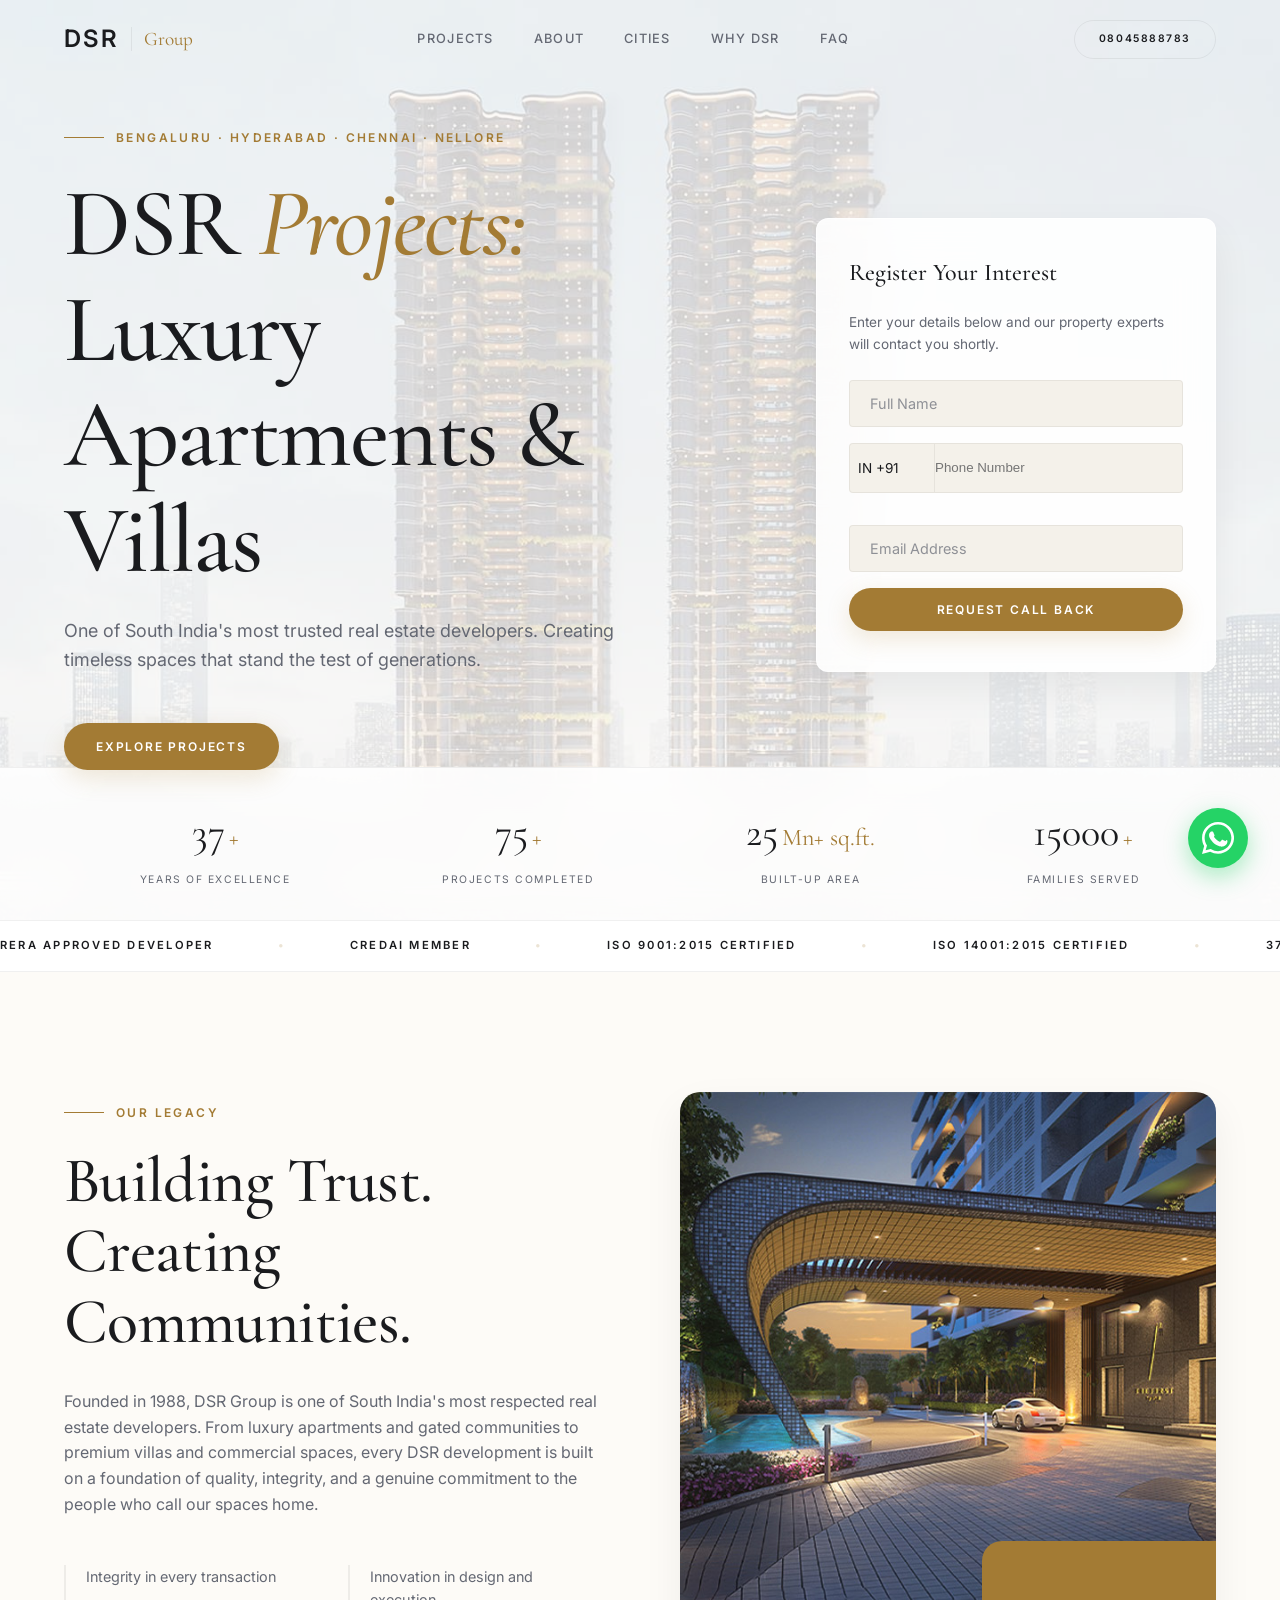
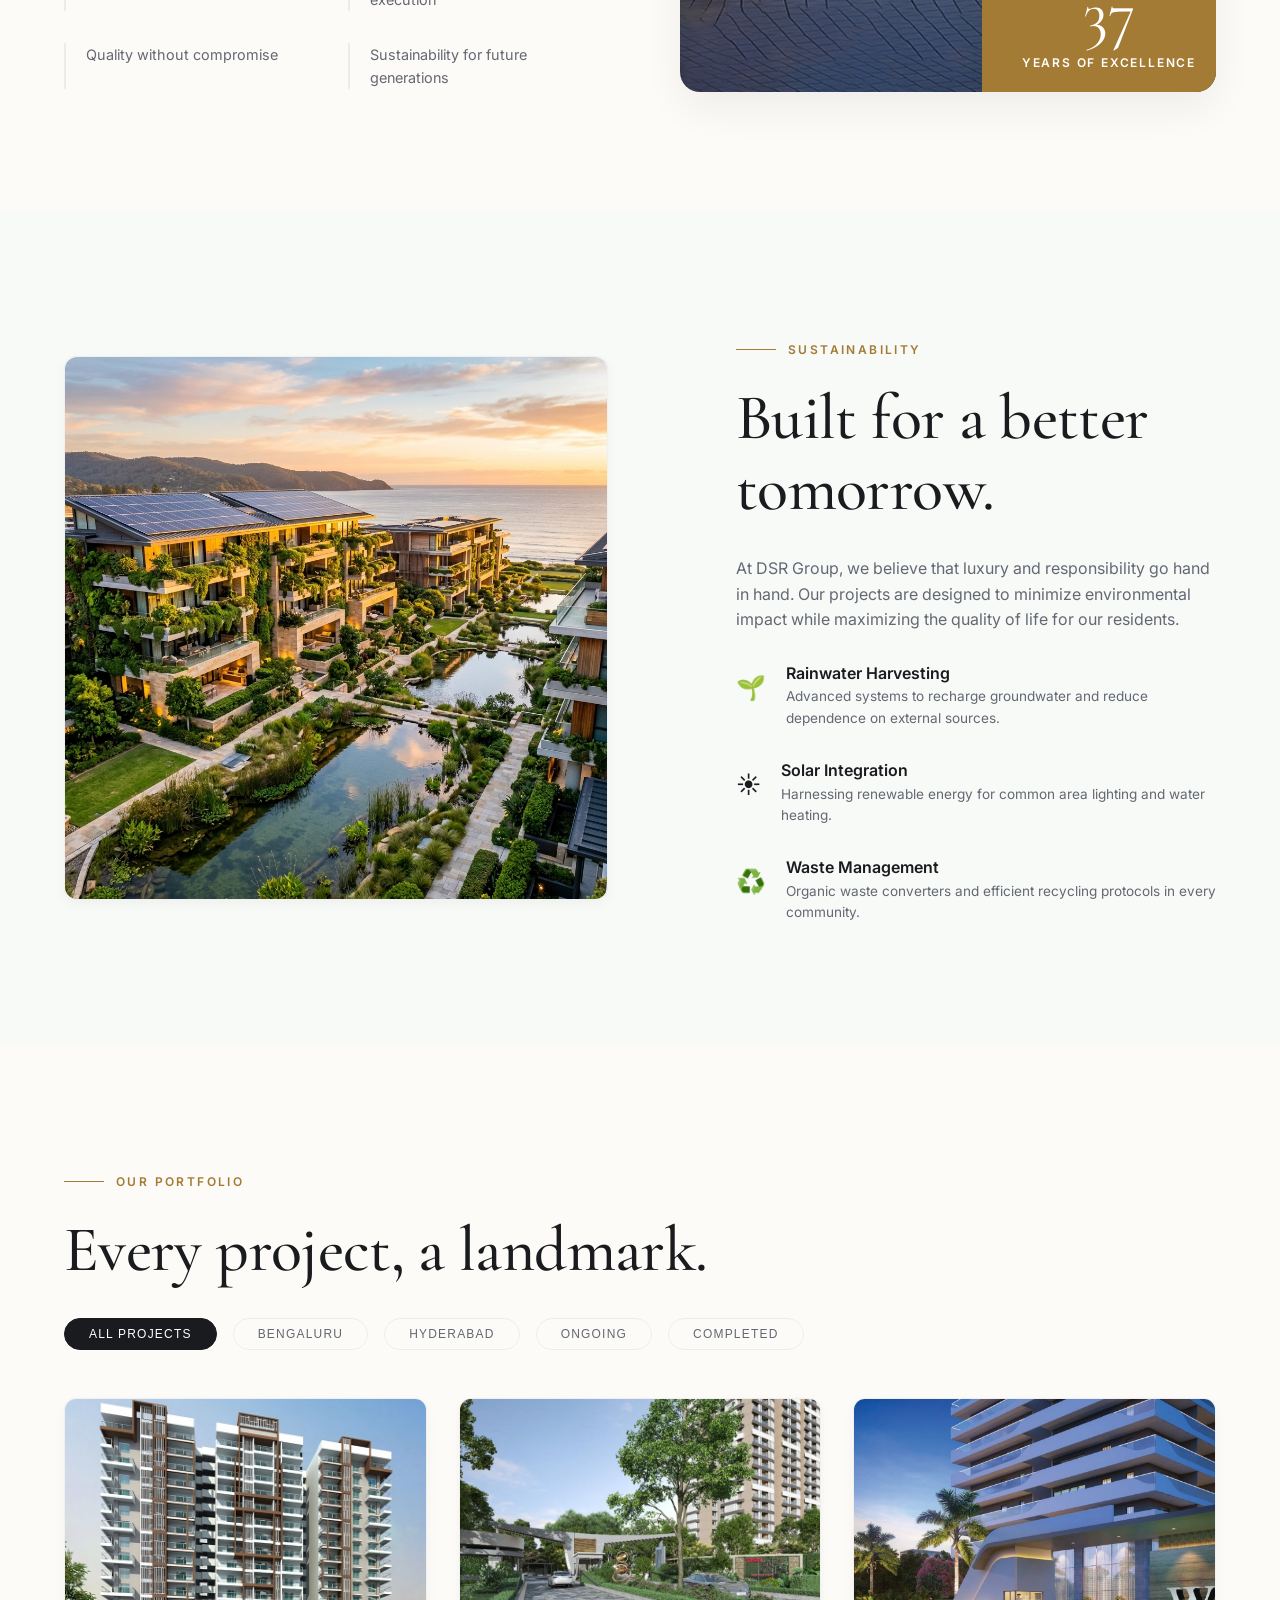
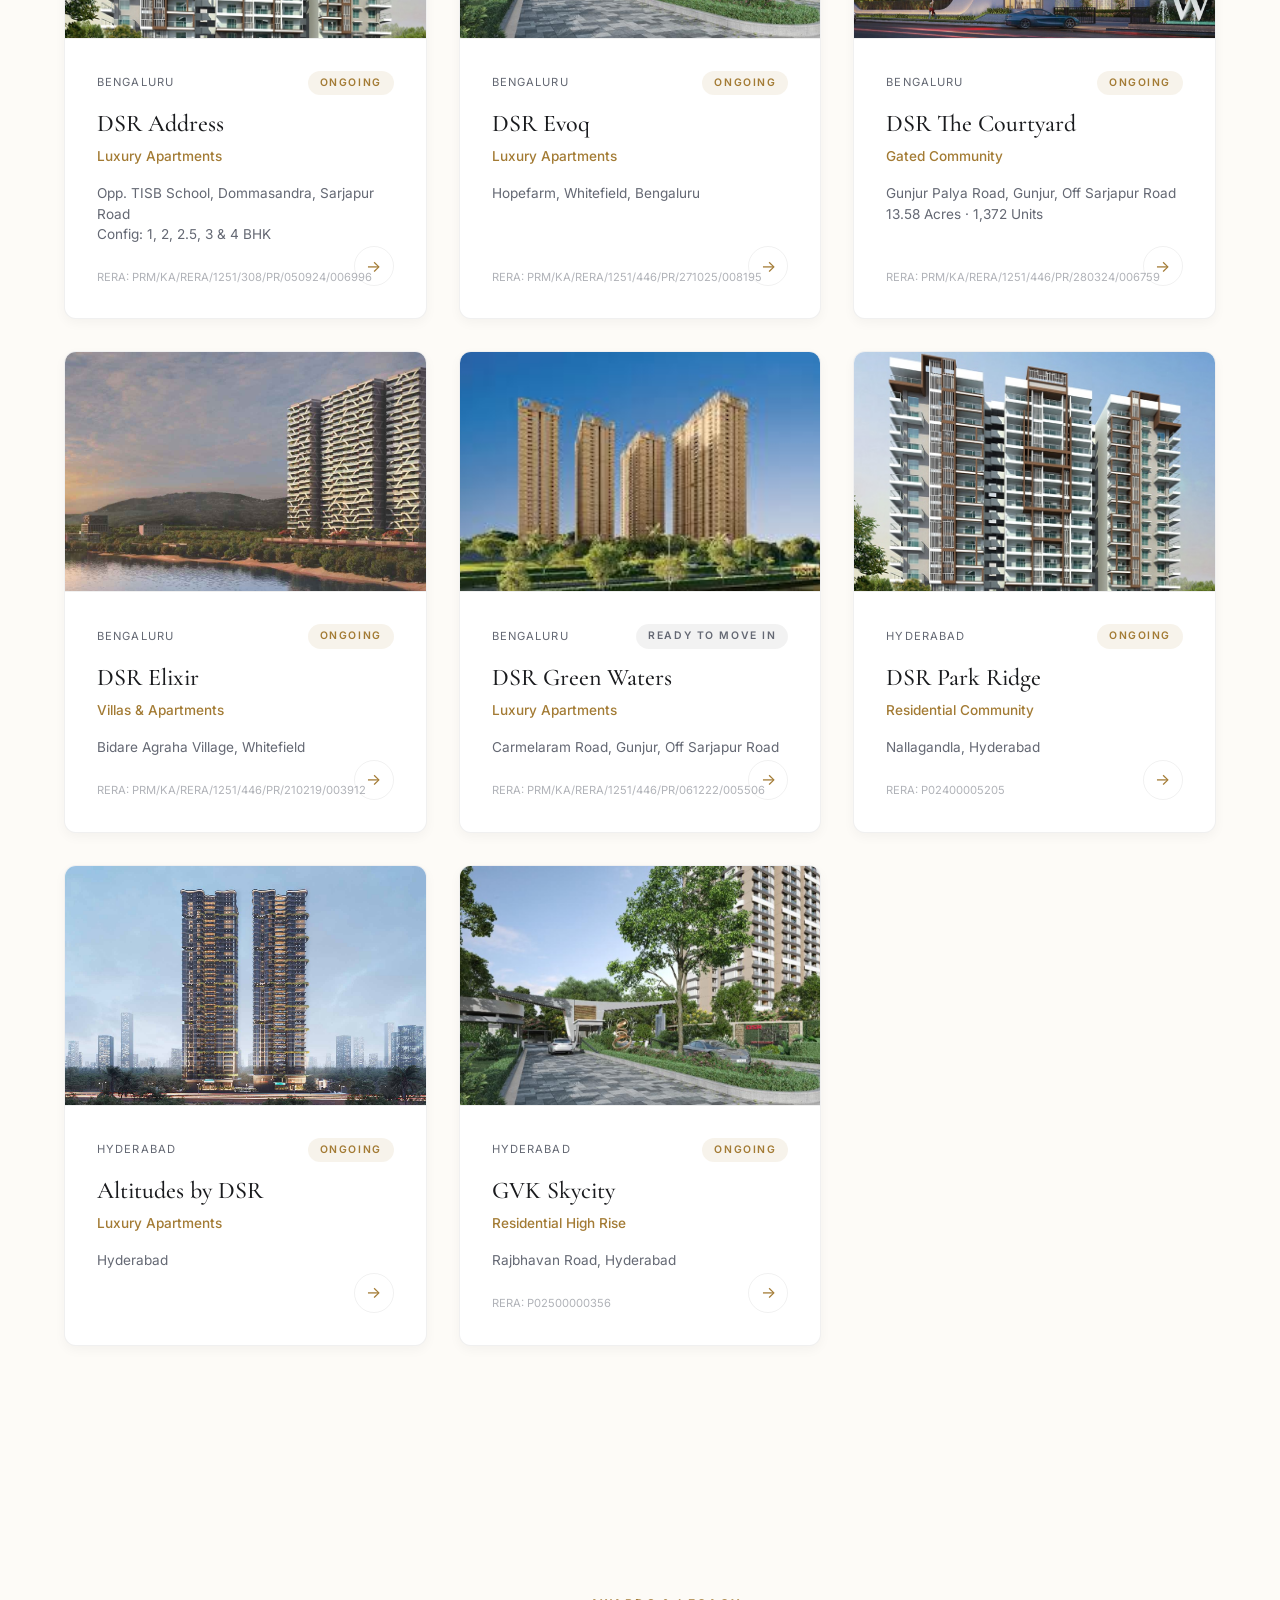
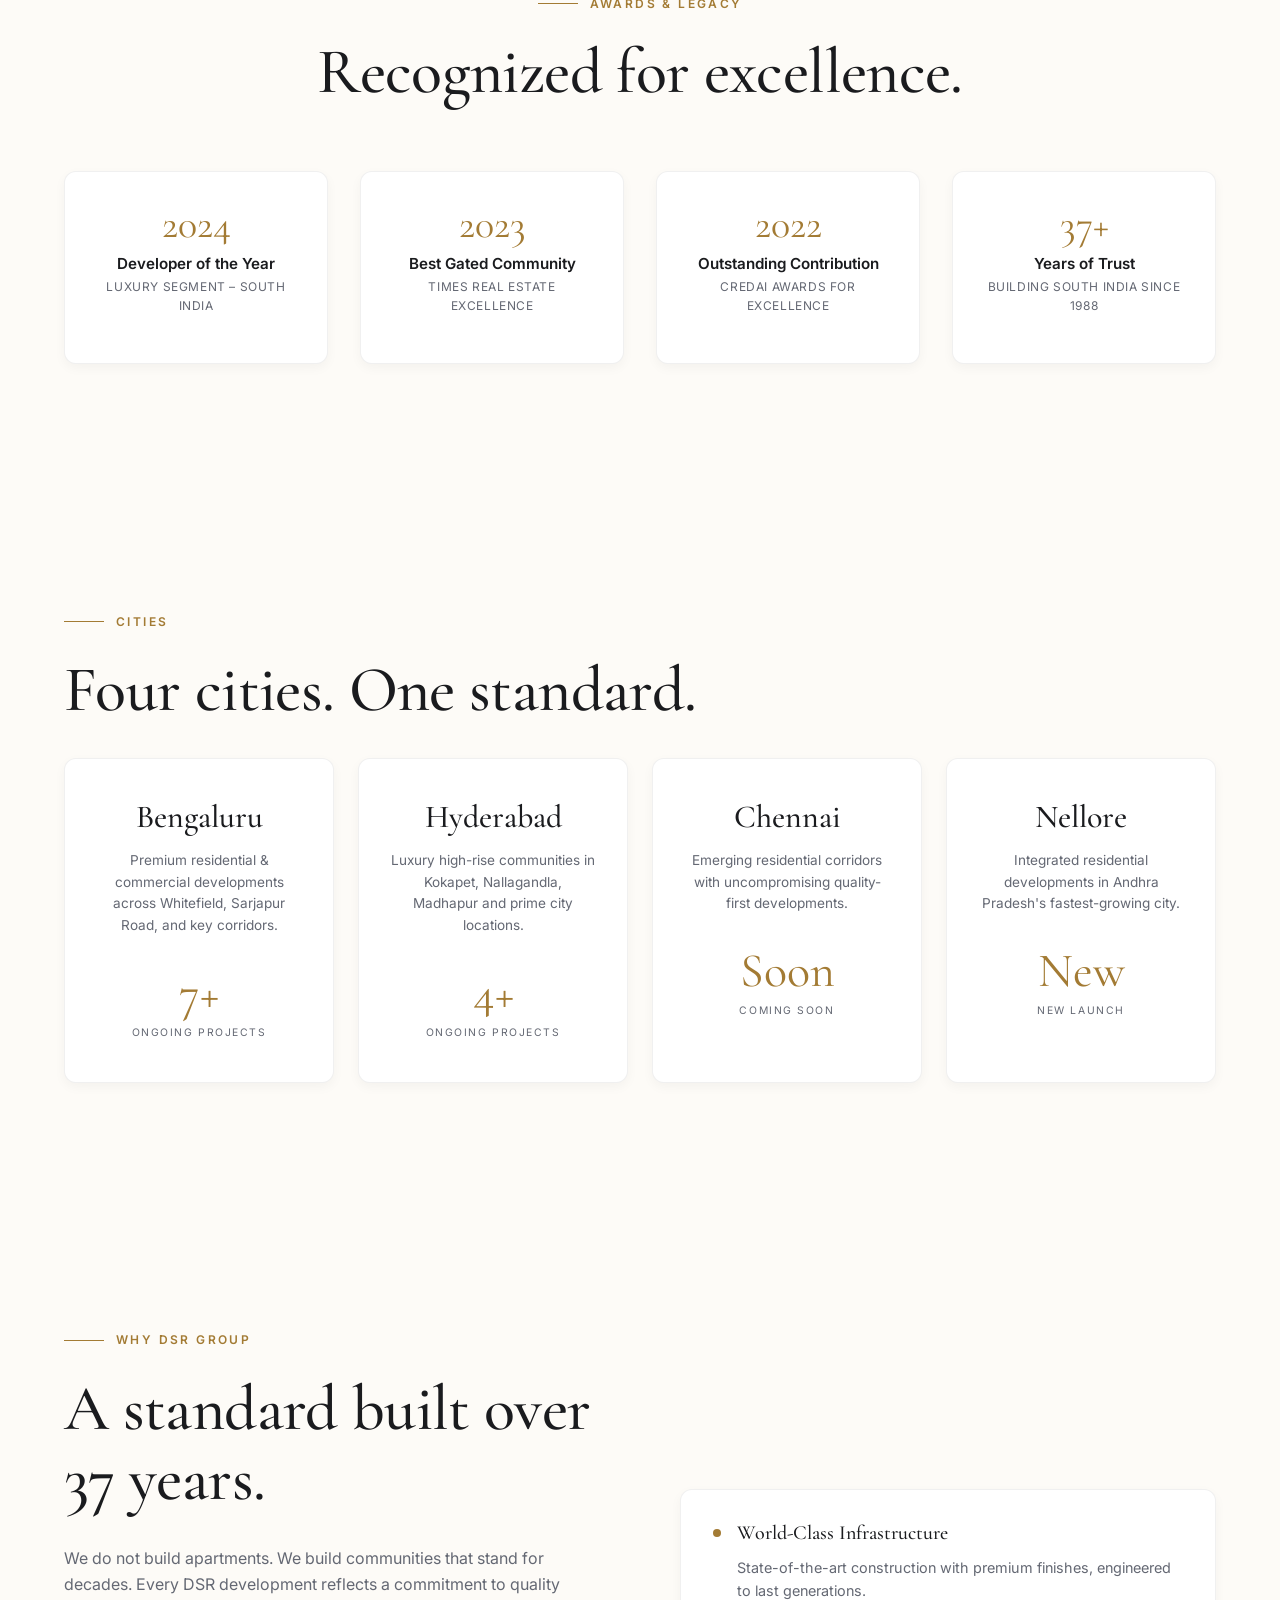
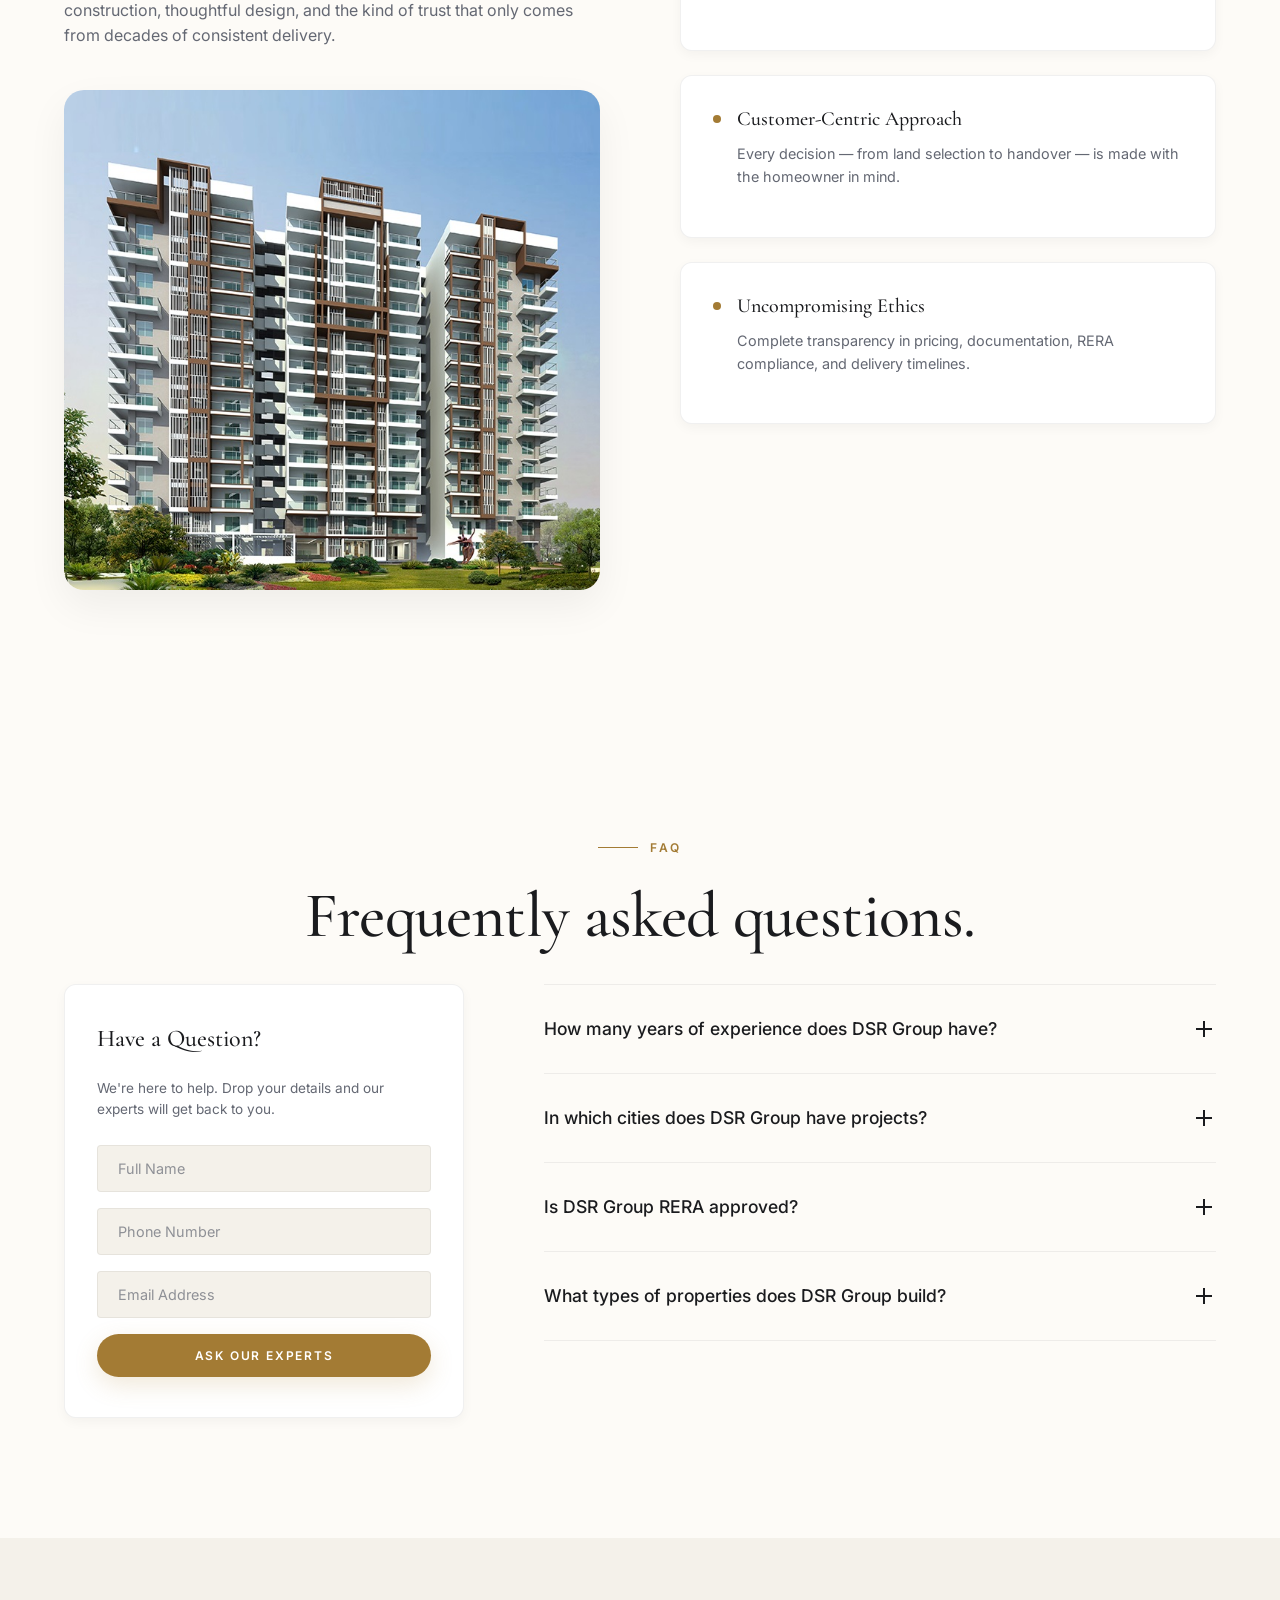
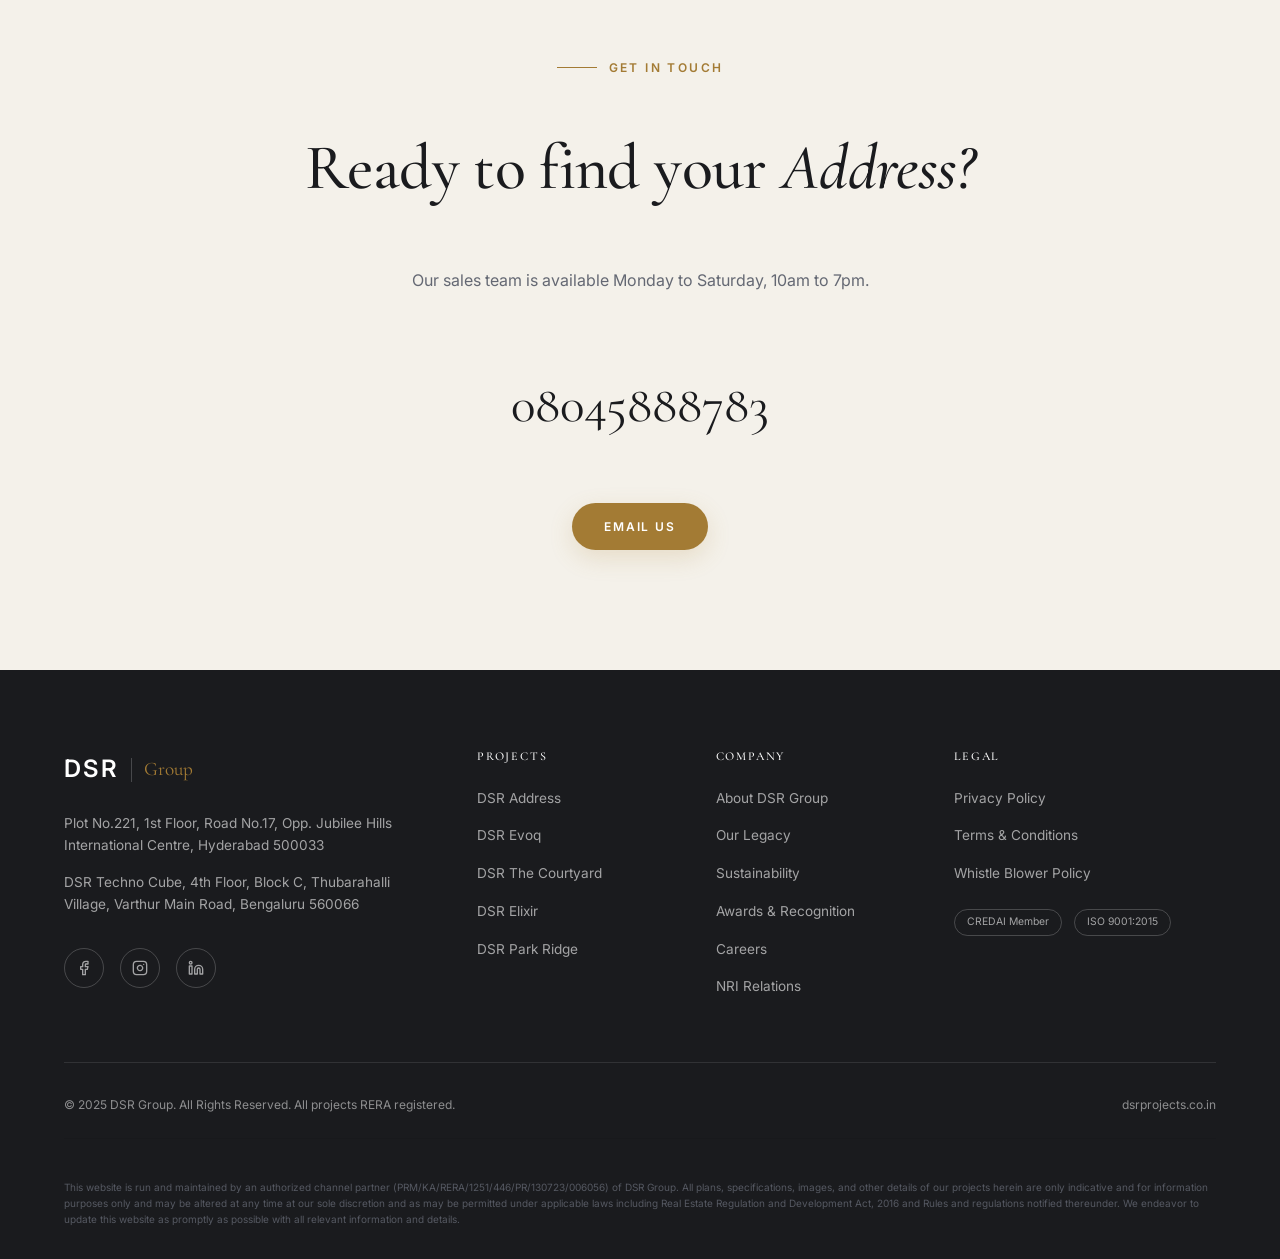
<file: public_html/index.html>
<!DOCTYPE html>
<html lang="en">
<head>
  <meta charset="UTF-8">
  <meta name="viewport" content="width=device-width, initial-scale=1.0">
  <link rel="preconnect" href="https://fonts.googleapis.com">
  <link rel="preconnect" href="https://fonts.gstatic.com" crossorigin>
  
  <title>DSR Projects: Buy Luxury Apartments & Villas in Bengaluru, Hyderabad, Chennai</title>
  <meta name="description" content="Discover DSR Group – 37 years of building luxury homes. Buy premium apartments, villas and gated communities in Bengaluru, Hyderabad and Chennai. Check prices and book now.">
  <meta name="keywords" content="Buy luxury apartments Bangalore, premium villas Hyderabad, DSR Group projects, luxury homes Chennai, gated communities South India, buy 3BHK Bangalore, real estate developer Hyderabad, DSR constructions, new launch apartments 2025">
  
  <!-- Canonical Link -->
  <link rel="canonical" href="https://dsrprojects.co.in/">

  <!-- Open Graph / Facebook -->
  <meta property="og:type" content="website">
  <meta property="og:url" content="https://dsrprojects.co.in/">
  <meta property="og:title" content="DSR Group – Luxury Apartments & Villas in South India">
  <meta property="og:description" content="Experience 37 years of excellence. Discover premium residential projects by DSR Group in Bengaluru, Hyderabad, and Chennai.">
  <meta property="og:image" content="https://dsrprojects.co.in/assets/twins-banner-1.jpg">

  <!-- Twitter -->
  <meta property="twitter:card" content="summary_large_image">
  <meta property="twitter:url" content="https://dsrprojects.co.in/">
  <meta property="twitter:title" content="DSR Group – Luxury Real Estate Developers">
  <meta property="twitter:description" content="Building legacies since 1988. Explore luxury homes and gated communities by DSR Group.">
  <meta property="twitter:image" content="https://dsrprojects.co.in/assets/twins-banner-1.jpg">

  <!-- JSON-LD Schema Markup -->
  <script type="application/ld+json">
  {
    "@context": "https://schema.org",
    "@type": "Organization",
    "name": "DSR Group",
    "url": "https://dsrprojects.co.in/",
    "logo": "https://dsrprojects.co.in/assets/rengati-building-1.jpg",
    "foundingDate": "1988",
    "description": "Premium real estate developer in South India specializing in luxury apartments and villas.",
    "address": {
      "@type": "PostalAddress",
      "addressLocality": "Hyderabad",
      "addressRegion": "Telangana",
      "addressCountry": "India"
    },
    "contactPoint": {
      "@type": "ContactPoint",
      "telephone": "+918045888783",
      "contactType": "sales"
    }
  }
  </script>

  <script type="application/ld+json">
  {
    "@context": "https://schema.org",
    "@type": "FAQPage",
    "mainEntity": [{
      "@type": "Question",
      "name": "How many years of experience does DSR Group have?",
      "acceptedAnswer": {
        "@type": "Answer",
        "text": "DSR Group was founded in 1988 and has 37+ years of real estate development experience across South India."
      }
    }, {
      "@type": "Question",
      "name": "Is DSR Group RERA approved?",
      "acceptedAnswer": {
        "@type": "Answer",
        "text": "Yes. All DSR Group projects are RERA approved. DSR Group is also a CREDAI member and ISO certified."
      }
    }]
  }
  </script>

  <link rel="stylesheet" href="styles.css">
  <link rel="icon" type="image/png" href="assets/images.jpg">
</head>
<body>

  <!-- SKIP LINK -->
  <a href="#main-content" class="skip-link">Skip to main content</a>

  <!-- HEADER -->
  <header id="site-header">
    <a href="/" class="nav-logo" aria-label="DSR Group homepage">
      <span class="logo-dsr">DSR</span>
      <div class="logo-sep"></div>
      <span class="logo-group">Group</span>
    </a>
    <nav id="nav-menu" class="nav-links">
      <a href="#projects">Projects</a>
      <a href="#about">About</a>
      <a href="#cities">Cities</a>
      <a href="#why-dsr">Why DSR</a>
      <a href="#faq">FAQ</a>
    </nav>
    <div class="nav-right">
      <a href="tel:08045888783" class="btn btn-outline" style="padding: 10px 24px; font-size: 0.65rem;">08045888783</a>
      <button class="nav-hamburger" aria-label="Toggle navigation" aria-expanded="false" aria-controls="nav-menu">
        <span></span><span></span><span></span>
      </button>
    </div>
  </header>

  <main id="main-content">
    
    <!-- HERO -->
    <section id="hero">
      <img src="assets/twins-banner-1.jpg" alt="DSR Group Luxury Apartments and Villas in Bengaluru Hyderabad Chennai" class="hero-bg-img" fetchpriority="high" width="1920" height="1080">
      
      <div class="hero-grid">
        <div class="hero-content reveal">
          <div class="eyebrow">Bengaluru · Hyderabad · Chennai · Nellore</div>
          <h1>DSR <i>Projects:</i> Luxury Apartments & Villas</h1>
          <p class="hero-sub">One of South India's most trusted real estate developers. Creating timeless spaces that stand the test of generations.</p>
          <div class="hero-ctas">
            <a href="#projects" class="btn btn-gold">Explore Projects</a>
          </div>
        </div>
        
        <div class="hero-form-wrapper reveal">
          <div class="glass-panel form-panel">
            <h3>Register Your Interest</h3>
            <p>Enter your details below and our property experts will contact you shortly.</p>
            <form name="dsr-portal-hero" method="POST" data-netlify="true" action="/success.html" class="lead-form">
              <input type="hidden" name="form-name" value="dsr-portal-hero">
              <input type="hidden" name="source" value="Portal Hero Form">
              <div class="form-group">
                <input type="text" name="name" placeholder="Full Name" required>
              </div>
              <div class="phone-group">
                <select name="country_code" class="country-code" aria-label="Country Code">
                  <option value="+91" selected>IN +91</option>
                  <option value="+971">UAE +971</option>
                  <option value="+1">USA +1</option>
                  <option value="+1">CAN +1</option>
                  <option value="+44">UK +44</option>
                  <option value="+65">SG +65</option>
                  <option value="+60">MY +60</option>
                  <option value="+353">IE +353</option>
                  <option value="+66">TH +66</option>
                  <option value="+61">AU +61</option>
                  <option value="+974">QA +974</option>
                  <option value="+965">KW +965</option>
                  <option value="+968">OM +968</option>
                  <option value="+966">KSA +966</option>
                </select>
                <input type="tel" name="phone" placeholder="Phone Number" pattern="[0-9]{10,15}" oninput="this.value = this.value.replace(/[^0-9]/g, '')" title="Please enter a valid phone number (digits only)" required>
              </div>
              <div class="form-group">
                <input type="email" name="email" placeholder="Email Address" required>
              </div>
              <button type="submit" class="btn btn-gold w-100">Request Call Back</button>
            </form>
          </div>
        </div>
      </div>
      
      <div class="hero-stats reveal">
        <div class="stat-item">
          <div class="stat-num-row"><span class="stat-num" data-target="37">0</span><span class="stat-suffix">+</span></div>
          <span class="stat-label">Years of Excellence</span>
        </div>
        <div class="stat-item">
          <div class="stat-num-row"><span class="stat-num" data-target="75">0</span><span class="stat-suffix">+</span></div>
          <span class="stat-label">Projects Completed</span>
        </div>
        <div class="stat-item">
          <div class="stat-num-row"><span class="stat-num" data-target="25">0</span><span class="stat-suffix">Mn+ sq.ft.</span></div>
          <span class="stat-label">Built-Up Area</span>
        </div>
        <div class="stat-item">
          <div class="stat-num-row"><span class="stat-num" data-target="15000">0</span><span class="stat-suffix">+</span></div>
          <span class="stat-label">Families Served</span>
        </div>
      </div>
    </section>

    <!-- TRUST BAR -->
    <section id="trust-bar" aria-label="Trust credentials">
      <div class="marquee-track">
        <span class="marquee-item">RERA Approved Developer</span>
        <span class="marquee-item">CREDAI Member</span>
        <span class="marquee-item">ISO 9001:2015 Certified</span>
        <span class="marquee-item">ISO 14001:2015 Certified</span>
        <span class="marquee-item">37+ Years of Excellence</span>
        <span class="marquee-item">75+ Completed Projects</span>
        <span class="marquee-item">25 Million Sq.Ft. Delivered</span>
        <span class="marquee-item">15,000+ Families Served</span>
        <span class="marquee-item">Bengaluru</span>
        <span class="marquee-item">Hyderabad</span>
        <span class="marquee-item">Chennai</span>
        <span class="marquee-item">Nellore</span>
        <!-- Duplicated for infinite scroll -->
        <span class="marquee-item">RERA Approved Developer</span>
        <span class="marquee-item">CREDAI Member</span>
        <span class="marquee-item">ISO 9001:2015 Certified</span>
        <span class="marquee-item">ISO 14001:2015 Certified</span>
        <span class="marquee-item">37+ Years of Excellence</span>
        <span class="marquee-item">75+ Completed Projects</span>
        <span class="marquee-item">25 Million Sq.Ft. Delivered</span>
        <span class="marquee-item">15,000+ Families Served</span>
        <span class="marquee-item">Bengaluru</span>
        <span class="marquee-item">Hyderabad</span>
        <span class="marquee-item">Chennai</span>
        <span class="marquee-item">Nellore</span>
      </div>
    </section>

    <!-- ABOUT -->
    <section id="about" class="section-pad reveal">
      <div class="about-grid">
        <div class="about-left">
          <div class="eyebrow">Our Legacy</div>
          <h2>Building Trust. Creating Communities.</h2>
          <p>Founded in 1988, DSR Group is one of South India's most respected real estate developers. From luxury apartments and gated communities to premium villas and commercial spaces, every DSR development is built on a foundation of quality, integrity, and a genuine commitment to the people who call our spaces home.</p>
          <div class="pillars">
            <div class="pillar"><div class="pillar-text">Integrity in every transaction</div></div>
            <div class="pillar"><div class="pillar-text">Innovation in design and execution</div></div>
            <div class="pillar"><div class="pillar-text">Quality without compromise</div></div>
            <div class="pillar"><div class="pillar-text">Sustainability for future generations</div></div>
          </div>
        </div>
        <div class="about-right">
          <div class="about-img-wrapper">
            <img src="assets/about.jpg" alt="About DSR Group" loading="lazy" width="800" height="1000">
            <div class="about-year-badge">
              <div class="about-year">37</div>
              <div class="about-year-sub">Years of Excellence</div>
            </div>
          </div>
        </div>
      </div>
    </section>
    <!-- SUSTAINABILITY -->
    <section id="sustainability" class="section-pad reveal" style="background: #f8faf8;">
      <div class="sustainability-grid" style="grid-template-columns: 1fr 1fr; align-items: center;">
        <div class="sust-image surface-panel" style="order: -1;">
          <img src="assets/sustainability.png" alt="Sustainability at DSR" loading="lazy" width="800" height="600" style="object-fit: cover; height: 100%; width: 100%; border-radius: var(--radius-md);">
        </div>
        <div class="sust-content" style="padding-left: 64px;">
          <div class="eyebrow">Sustainability</div>
          <h2>Built for a better tomorrow.</h2>
          <p>At DSR Group, we believe that luxury and responsibility go hand in hand. Our projects are designed to minimize environmental impact while maximizing the quality of life for our residents.</p>
          <div class="sust-features">
            <div class="sust-feature">
              <span class="sust-icon">🌱</span>
              <div>
                <h4>Rainwater Harvesting</h4>
                <p>Advanced systems to recharge groundwater and reduce dependence on external sources.</p>
              </div>
            </div>
            <div class="sust-feature">
              <span class="sust-icon">☀️</span>
              <div>
                <h4>Solar Integration</h4>
                <p>Harnessing renewable energy for common area lighting and water heating.</p>
              </div>
            </div>
            <div class="sust-feature">
              <span class="sust-icon">♻️</span>
              <div>
                <h4>Waste Management</h4>
                <p>Organic waste converters and efficient recycling protocols in every community.</p>
              </div>
            </div>
          </div>
        </div>
      </div>
    </section>

    <!-- PROJECTS -->
    <section id="projects" class="section-pad reveal">
      <div class="eyebrow">Our Portfolio</div>
      <h2>Every project, a landmark.</h2>
      
      <div class="filter-tabs" role="tablist">
        <button class="filter-tab active" data-filter="all">All Projects</button>
        <button class="filter-tab" data-filter="bengaluru">Bengaluru</button>
        <button class="filter-tab" data-filter="hyderabad">Hyderabad</button>
        <button class="filter-tab" data-filter="ongoing">Ongoing</button>
        <button class="filter-tab" data-filter="completed">Completed</button>
      </div>
      
      <div class="projects-grid">
        <!-- DSR Address -->
        <a href="address/" class="project-card" data-city="bengaluru" data-status="ongoing">
          <div class="project-img-container">
            <img src="assets/rengati-building-1.jpg" alt="DSR Address" loading="lazy" width="800" height="600">
          </div>
          <div class="project-content">
            <div class="project-meta">
              <span class="project-city">Bengaluru</span>
              <span class="project-status status-ongoing">Ongoing</span>
            </div>
            <h3 class="project-name">DSR Address</h3>
            <span class="project-type">Luxury Apartments</span>
            <div class="project-location">Opp. TISB School, Dommasandra, Sarjapur Road<br>Config: 1, 2, 2.5, 3 & 4 BHK</div>
            <span class="project-rera">RERA: PRM/KA/RERA/1251/308/PR/050924/006996</span>
            <div class="project-link-icon" aria-hidden="true">→</div>
          </div>
        </a>

        <!-- DSR Evoq -->
        <a href="/evoq" class="project-card" data-city="bengaluru" data-status="ongoing">
          <div class="project-img-container">
            <img src="assets/Elevation-D-DSR-Evoq-Whitefield.jpg" alt="DSR Evoq" loading="lazy" width="800" height="600">
          </div>
          <div class="project-content">
            <div class="project-meta">
              <span class="project-city">Bengaluru</span>
              <span class="project-status status-ongoing">Ongoing</span>
            </div>
            <h3 class="project-name">DSR Evoq</h3>
            <span class="project-type">Luxury Apartments</span>
            <div class="project-location">Hopefarm, Whitefield, Bengaluru</div>
            <span class="project-rera">RERA: PRM/KA/RERA/1251/446/PR/271025/008195</span>
            <div class="project-link-icon" aria-hidden="true">→</div>
          </div>
        </a>

        <!-- DSR The Courtyard -->
        <a href="/courtyard" class="project-card" data-city="bengaluru" data-status="ongoing">
          <div class="project-img-container">
            <img src="assets/WbD-257_MI_756802019.jpg" alt="DSR The Courtyard" loading="lazy" width="800" height="600">
          </div>
          <div class="project-content">
            <div class="project-meta">
              <span class="project-city">Bengaluru</span>
              <span class="project-status status-ongoing">Ongoing</span>
            </div>
            <h3 class="project-name">DSR The Courtyard</h3>
            <span class="project-type">Gated Community</span>
            <div class="project-location">Gunjur Palya Road, Gunjur, Off Sarjapur Road<br>13.58 Acres · 1,372 Units</div>
            <span class="project-rera">RERA: PRM/KA/RERA/1251/446/PR/280324/006759</span>
            <div class="project-link-icon" aria-hidden="true">→</div>
          </div>
        </a>

        <!-- DSR Elixir -->
        <a href="/elixir" class="project-card" data-city="bengaluru" data-status="ongoing">
          <div class="project-img-container">
            <img src="assets/TFBD-1833_MI_461534679.jpg" alt="DSR Elixir" loading="lazy" width="800" height="600">
          </div>
          <div class="project-content">
            <div class="project-meta">
              <span class="project-city">Bengaluru</span>
              <span class="project-status status-ongoing">Ongoing</span>
            </div>
            <h3 class="project-name">DSR Elixir</h3>
            <span class="project-type">Villas & Apartments</span>
            <div class="project-location">Bidare Agraha Village, Whitefield</div>
            <span class="project-rera">RERA: PRM/KA/RERA/1251/446/PR/210219/003912</span>
            <div class="project-link-icon" aria-hidden="true">→</div>
          </div>
        </a>

        <!-- DSR Green Waters -->
        <a href="/green-waters" class="project-card" data-city="bengaluru" data-status="completed">
          <div class="project-img-container">
            <img src="assets/images.jpg" alt="DSR Green Waters" loading="lazy" width="800" height="600">
          </div>
          <div class="project-content">
            <div class="project-meta">
              <span class="project-city">Bengaluru</span>
              <span class="project-status status-ready">Ready to Move In</span>
            </div>
            <h3 class="project-name">DSR Green Waters</h3>
            <span class="project-type">Luxury Apartments</span>
            <div class="project-location">Carmelaram Road, Gunjur, Off Sarjapur Road</div>
            <span class="project-rera">RERA: PRM/KA/RERA/1251/446/PR/061222/005506</span>
            <div class="project-link-icon" aria-hidden="true">→</div>
          </div>
        </a>

        <!-- DSR Park Ridge -->
        <a href="/park-ridge" class="project-card" data-city="hyderabad" data-status="ongoing">
          <div class="project-img-container">
            <img src="assets/rengati-building-1.jpg" alt="DSR Park Ridge" loading="lazy" width="800" height="600">
          </div>
          <div class="project-content">
            <div class="project-meta">
              <span class="project-city">Hyderabad</span>
              <span class="project-status status-ongoing">Ongoing</span>
            </div>
            <h3 class="project-name">DSR Park Ridge</h3>
            <span class="project-type">Residential Community</span>
            <div class="project-location">Nallagandla, Hyderabad</div>
            <span class="project-rera">RERA: P02400005205</span>
            <div class="project-link-icon" aria-hidden="true">→</div>
          </div>
        </a>

        <!-- Altitudes by DSR -->
        <a href="/altitudes" class="project-card" data-city="hyderabad" data-status="ongoing">
          <div class="project-img-container">
            <img src="assets/twins-banner-1.jpg" alt="Altitudes by DSR" loading="lazy" width="800" height="600">
          </div>
          <div class="project-content">
            <div class="project-meta">
              <span class="project-city">Hyderabad</span>
              <span class="project-status status-ongoing">Ongoing</span>
            </div>
            <h3 class="project-name">Altitudes by DSR</h3>
            <span class="project-type">Luxury Apartments</span>
            <div class="project-location">Hyderabad</div>
            <span class="project-rera"></span>
            <div class="project-link-icon" aria-hidden="true">→</div>
          </div>
        </a>

        <!-- GVK Skycity -->
        <a href="#contact" class="project-card" data-city="hyderabad" data-status="ongoing">
          <div class="project-img-container">
            <img src="assets/Elevation-D-DSR-Evoq-Whitefield.jpg" alt="GVK Skycity" loading="lazy" width="800" height="600">
          </div>
          <div class="project-content">
            <div class="project-meta">
              <span class="project-city">Hyderabad</span>
              <span class="project-status status-ongoing">Ongoing</span>
            </div>
            <h3 class="project-name">GVK Skycity</h3>
            <span class="project-type">Residential High Rise</span>
            <div class="project-location">Rajbhavan Road, Hyderabad</div>
            <span class="project-rera">RERA: P02500000356</span>
            <div class="project-link-icon" aria-hidden="true">→</div>
          </div>
        </a>
      </div>
    </section>

    <!-- AWARDS & LEGACY -->
    <section id="awards" class="section-pad reveal">
      <div class="awards-header">
        <div class="eyebrow">Awards & Legacy</div>
        <h2>Recognized for excellence.</h2>
      </div>
      <div class="awards-grid">
        <div class="award-card surface-panel">
          <div class="award-year">2024</div>
          <h3 class="award-title">Developer of the Year</h3>
          <p class="award-org">Luxury Segment – South India</p>
        </div>
        <div class="award-card surface-panel">
          <div class="award-year">2023</div>
          <h3 class="award-title">Best Gated Community</h3>
          <p class="award-org">Times Real Estate Excellence</p>
        </div>
        <div class="award-card surface-panel">
          <div class="award-year">2022</div>
          <h3 class="award-title">Outstanding Contribution</h3>
          <p class="award-org">CREDAI Awards for Excellence</p>
        </div>
        <div class="award-card surface-panel">
          <div class="award-year">37+</div>
          <h3 class="award-title">Years of Trust</h3>
          <p class="award-org">Building South India since 1988</p>
        </div>
      </div>
    </section>

    <!-- CITIES -->
    <section id="cities" class="section-pad reveal">
      <div class="eyebrow">Cities</div>
      <h2>Four cities. One standard.</h2>
      <div class="cities-grid">
        <div class="city-card surface-panel">
          <h3 class="city-name">Bengaluru</h3>
          <p class="city-desc">Premium residential & commercial developments across Whitefield, Sarjapur Road, and key corridors.</p>
          <div class="city-stat">7+</div>
          <span class="city-stat-label">Ongoing Projects</span>
        </div>
        <div class="city-card surface-panel">
          <h3 class="city-name">Hyderabad</h3>
          <p class="city-desc">Luxury high-rise communities in Kokapet, Nallagandla, Madhapur and prime city locations.</p>
          <div class="city-stat">4+</div>
          <span class="city-stat-label">Ongoing Projects</span>
        </div>
        <div class="city-card surface-panel">
          <h3 class="city-name">Chennai</h3>
          <p class="city-desc">Emerging residential corridors with uncompromising quality-first developments.</p>
          <div class="city-stat">Soon</div>
          <span class="city-stat-label">Coming Soon</span>
        </div>
        <div class="city-card surface-panel">
          <h3 class="city-name">Nellore</h3>
          <p class="city-desc">Integrated residential developments in Andhra Pradesh's fastest-growing city.</p>
          <div class="city-stat">New</div>
          <span class="city-stat-label">New Launch</span>
        </div>
      </div>
    </section>

    <!-- WHY DSR -->
    <section id="why-dsr" class="section-pad reveal">
      <div class="why-grid">
        <div class="why-left">
          <div class="eyebrow">Why DSR Group</div>
          <h2>A standard built over 37 years.</h2>
          <p>We do not build apartments. We build communities that stand for decades. Every DSR development reflects a commitment to quality construction, thoughtful design, and the kind of trust that only comes from decades of consistent delivery.</p>
          <br>
          <div class="why-img-wrapper">
             <img src="assets/rengati-building-1.jpg" alt="Premium Quality DSR Towers" loading="lazy" width="800" height="1000">
          </div>
        </div>
        <div class="why-right">
          <div class="feature-list">
            <div class="feature-item surface-panel">
              <h3 class="feature-title">World-Class Infrastructure</h3>
              <p class="feature-desc">State-of-the-art construction with premium finishes, engineered to last generations.</p>
            </div>
            <div class="feature-item surface-panel">
              <h3 class="feature-title">Customer-Centric Approach</h3>
              <p class="feature-desc">Every decision — from land selection to handover — is made with the homeowner in mind.</p>
            </div>
            <div class="feature-item surface-panel">
              <h3 class="feature-title">Uncompromising Ethics</h3>
              <p class="feature-desc">Complete transparency in pricing, documentation, RERA compliance, and delivery timelines.</p>
            </div>
          </div>
        </div>
      </div>
    </section>

    <!-- FAQ -->
    <section id="faq" class="section-pad reveal">
      <div class="eyebrow" style="justify-content: center; width: 100%;">FAQ</div>
      <h2 style="text-align: center;">Frequently asked questions.</h2>
      
      <div class="faq-grid">
        <div class="faq-form-wrapper">
          <div class="surface-panel form-panel">
            <h3>Have a Question?</h3>
            <p>We're here to help. Drop your details and our experts will get back to you.</p>
            <form name="dsr-portal-faq" method="POST" data-netlify="true" action="/success.html" class="lead-form">
              <input type="hidden" name="form-name" value="dsr-portal-faq">
              <input type="hidden" name="source" value="Portal FAQ Form">
              <div class="form-group">
                <input type="text" name="name" placeholder="Full Name" required>
              </div>
              <div class="form-group">
                <input type="tel" name="phone" placeholder="Phone Number" required>
              </div>
              <div class="form-group">
                <input type="email" name="email" placeholder="Email Address" required>
              </div>
              <button type="submit" class="btn btn-gold w-100">Ask our Experts</button>
            </form>
          </div>
        </div>
        
        <div class="faq-container">
          <div class="faq-item">
            <button class="faq-question" aria-expanded="false">
              How many years of experience does DSR Group have?
              <div class="faq-icon"></div>
            </button>
            <div class="faq-answer">
              <div class="faq-answer-inner">DSR Group was founded in 1988 and has 37+ years of real estate development experience across South India.</div>
            </div>
          </div>
          <div class="faq-item">
            <button class="faq-question" aria-expanded="false">
              In which cities does DSR Group have projects?
              <div class="faq-icon"></div>
            </button>
            <div class="faq-answer">
              <div class="faq-answer-inner">DSR Group has ongoing and completed projects in Bengaluru, Hyderabad, Chennai, Nellore and Vijayawada.</div>
            </div>
          </div>
          <div class="faq-item">
            <button class="faq-question" aria-expanded="false">
              Is DSR Group RERA approved?
              <div class="faq-icon"></div>
            </button>
            <div class="faq-answer">
              <div class="faq-answer-inner">Yes. All DSR Group projects are RERA approved. DSR Group is also a CREDAI member and ISO 9001:2015 and ISO 14001:2015 certified developer.</div>
            </div>
          </div>
          <div class="faq-item">
            <button class="faq-question" aria-expanded="false">
              What types of properties does DSR Group build?
              <div class="faq-icon"></div>
            </button>
            <div class="faq-answer">
              <div class="faq-answer-inner">DSR Group builds luxury apartments, gated communities, premium villas, villa plots, and commercial spaces. Projects range from compact 1 BHK apartments to expansive 4 BHK luxury residences and independent villas.</div>
            </div>
          </div>
        </div>
      </div>
    </section>

    <!-- CONTACT CTA -->
    <section id="contact" class="reveal">
      <div class="contact-inner">
        <div class="eyebrow">Get In Touch</div>
        <h2>Ready to find your <i>Address?</i></h2>
        <p>Our sales team is available Monday to Saturday, 10am to 7pm.</p>
        
        <div class="contact-phones">
          <a href="tel:08045888783" class="contact-phone">08045888783</a>
        </div>
        
        <a href="mailto:sales@dsrinfra.com" class="btn btn-gold">Email Us</a>
      </div>
    </section>

  </main>

  <!-- FOOTER -->
  <footer>
    <div class="footer-grid">
      <div class="footer-col">
        <div class="nav-logo" style="margin-bottom: 24px;">
          <span class="logo-dsr">DSR</span>
          <div class="logo-sep"></div>
          <span class="logo-group">Group</span>
        </div>
        <p class="footer-text">Plot No.221, 1st Floor, Road No.17, Opp. Jubilee Hills International Centre, Hyderabad 500033</p>
        <p class="footer-text">DSR Techno Cube, 4th Floor, Block C, Thubarahalli Village, Varthur Main Road, Bengaluru 560066</p>
        <div class="social-links">
          <a href="#" aria-label="Facebook"><svg viewBox="0 0 24 24" width="16" height="16" fill="none" stroke="currentColor" stroke-width="2" stroke-linecap="round" stroke-linejoin="round"><path d="M18 2h-3a5 5 0 0 0-5 5v3H7v4h3v8h4v-8h3l1-4h-4V7a1 1 0 0 1 1-1h3z"></path></svg></a>
          <a href="#" aria-label="Instagram"><svg viewBox="0 0 24 24" width="16" height="16" fill="none" stroke="currentColor" stroke-width="2" stroke-linecap="round" stroke-linejoin="round"><rect x="2" y="2" width="20" height="20" rx="5" ry="5"></rect><path d="M16 11.37A4 4 0 1 1 12.63 8 4 4 0 0 1 16 11.37z"></path><line x1="17.5" y1="6.5" x2="17.51" y2="6.5"></line></svg></a>
          <a href="#" aria-label="LinkedIn"><svg viewBox="0 0 24 24" width="16" height="16" fill="none" stroke="currentColor" stroke-width="2" stroke-linecap="round" stroke-linejoin="round"><path d="M16 8a6 6 0 0 1 6 6v7h-4v-7a2 2 0 0 0-2-2 2 2 0 0 0-2 2v7h-4v-7a6 6 0 0 1 6-6z"></path><rect x="2" y="9" width="4" height="12"></rect><circle cx="4" cy="4" r="2"></circle></svg></a>
        </div>
      </div>
      
      <div class="footer-col">
        <h4 class="footer-heading">Projects</h4>
        <div class="footer-links">
          <a href="/address">DSR Address</a>
          <a href="/evoq">DSR Evoq</a>
          <a href="/courtyard">DSR The Courtyard</a>
          <a href="/elixir">DSR Elixir</a>
          <a href="/park-ridge">DSR Park Ridge</a>
        </div>
      </div>
      
      <div class="footer-col">
        <h4 class="footer-heading">Company</h4>
        <div class="footer-links">
          <a href="#">About DSR Group</a>
          <a href="#about">Our Legacy</a>
          <a href="#sustainability">Sustainability</a>
          <a href="#awards">Awards & Recognition</a>
          <a href="#">Careers</a>
          <a href="#">NRI Relations</a>
        </div>
      </div>
      
      <div class="footer-col">
        <h4 class="footer-heading">Legal</h4>
        <div class="footer-links" style="margin-bottom: 24px;">
          <a href="#">Privacy Policy</a>
          <a href="#">Terms & Conditions</a>
          <a href="#">Whistle Blower Policy</a>
        </div>
        <div class="footer-badges">
          <span class="footer-badge">CREDAI Member</span>
          <span class="footer-badge">ISO 9001:2015</span>
        </div>
      </div>
    </div>
    
    <div class="footer-bottom">
      <div style="display: flex; justify-content: space-between; align-items: center; width: 100%; border-bottom: 1px solid var(--border-light); padding-bottom: 24px; margin-bottom: 24px;">
        <p>© 2025 DSR Group. All Rights Reserved. All projects RERA registered.</p>
        <p>dsrprojects.co.in</p>
      </div>
      <div class="disclaimer" style="font-size: 10px; color: var(--text-muted); line-height: 1.6; text-align: left; opacity: 0.8;">
        This website is run and maintained by an authorized channel partner (PRM/KA/RERA/1251/446/PR/130723/006056) of DSR Group. All plans, specifications, images, and other details of our projects herein are only indicative and for information purposes only and may be altered at any time at our sole discretion and as may be permitted under applicable laws including Real Estate Regulation and Development Act, 2016 and Rules and regulations notified thereunder. We endeavor to update this website as promptly as possible with all relevant information and details.
      </div>
    </div>
  </footer>

  <!-- WHATSAPP FAB -->
  <a href="https://api.whatsapp.com/send?phone=919886890004&text=Hi%2C%20I%27m%20interested%20in%20DSR%20projects"
     class="whatsapp-fab" aria-label="Chat on WhatsApp" target="_blank" rel="noopener" width="60" height="60">
    <svg viewBox="0 0 24 24">
      <path d="M12.031 0C5.405 0 .023 5.385.023 12.012c0 2.12.553 4.19 1.6 6.014L.014 24l6.126-1.606c1.764.957 3.754 1.464 5.889 1.464h.003c6.626 0 12.008-5.385 12.008-12.013C24.04 5.234 18.658 0 12.031 0zm0 21.868h-.002c-1.802 0-3.567-.484-5.115-1.4l-.367-.217-3.805.998.998-3.712-.238-.38c-.997-1.584-1.523-3.41-1.523-5.275 0-5.526 4.498-10.024 10.027-10.024 5.527 0 10.024 4.499 10.024 10.024 0 5.526-4.498 10.024-10.024 10.024zm5.502-7.518c-.302-.15-1.786-.883-2.063-.984-.277-.101-.48-.15-.682.15-.202.302-.782.983-.958 1.185-.177.202-.353.227-.655.076-1.874-.937-3.21-1.921-4.223-3.666-.101-.177.108-.163.407-.756.1-.202.05-.38-.025-.531-.076-.15-.682-1.644-.934-2.253-.245-.591-.494-.51-.682-.519-.176-.008-.378-.01-.581-.01s-.53.076-.807.379c-.277.302-1.06 1.034-1.06 2.523s1.085 2.926 1.236 3.128c.15.202 2.133 3.256 5.166 4.566 2.055.888 2.825.963 3.82.81 1.135-.175 2.826-1.155 3.229-2.27.404-1.115.404-2.072.283-2.274-.122-.202-.43-.327-.732-.478z"/>
    </svg>
  </a>

  <!-- PROJECT MODAL -->
  <div id="project-modal" class="modal" aria-hidden="true">
    <div class="modal-overlay"></div>
    <div class="modal-container">
      <button class="modal-close" aria-label="Close modal">&times;</button>
      <div class="modal-content">
        <div class="eyebrow">Enquire Now</div>
        <h2 id="modal-project-name">Project Interest</h2>
        <p>Please share your details below. Our sales team will get back to you with exclusive pricing and availability for this project.</p>
        
        <form id="project-lead-form" class="modal-form" data-netlify="true" name="project-enquiry" method="POST">
          <input type="hidden" name="form-name" value="project-enquiry">
          <input type="hidden" name="project_name" id="hidden-project-name">
          
          <div class="form-group">
            <input type="text" name="name" placeholder="Full Name" required>
          </div>
          <div class="form-group">
            <div class="phone-group">
              <select name="country_code" class="country-code" aria-label="Country Code">
                <option value="+91" selected>IN +91</option>
                <option value="+971">UAE +971</option>
                <option value="+1">USA +1</option>
                <option value="+1">CAN +1</option>
                <option value="+44">UK +44</option>
                <option value="+65">SG +65</option>
                <option value="+60">MY +60</option>
                <option value="+353">IE +353</option>
                <option value="+66">TH +66</option>
                <option value="+61">AU +61</option>
                <option value="+974">QA +974</option>
                <option value="+965">KW +965</option>
                <option value="+968">OM +968</option>
                <option value="+966">KSA +966</option>
              </select>
              <input type="tel" name="phone" placeholder="Phone Number" pattern="[0-9]{10,15}" oninput="this.value = this.value.replace(/[^0-9]/g, '')" title="Please enter a valid phone number (digits only)" required>
            </div>
          </div>
          <div class="form-group">
            <input type="email" name="email" placeholder="Email Address" required>
          </div>
          
          <button type="submit" class="btn btn-gold w-full">Request Details</button>
        </form>
      </div>
    </div>
  </div>

  <script src="script.js"></script>
</body>
</html>
</file>
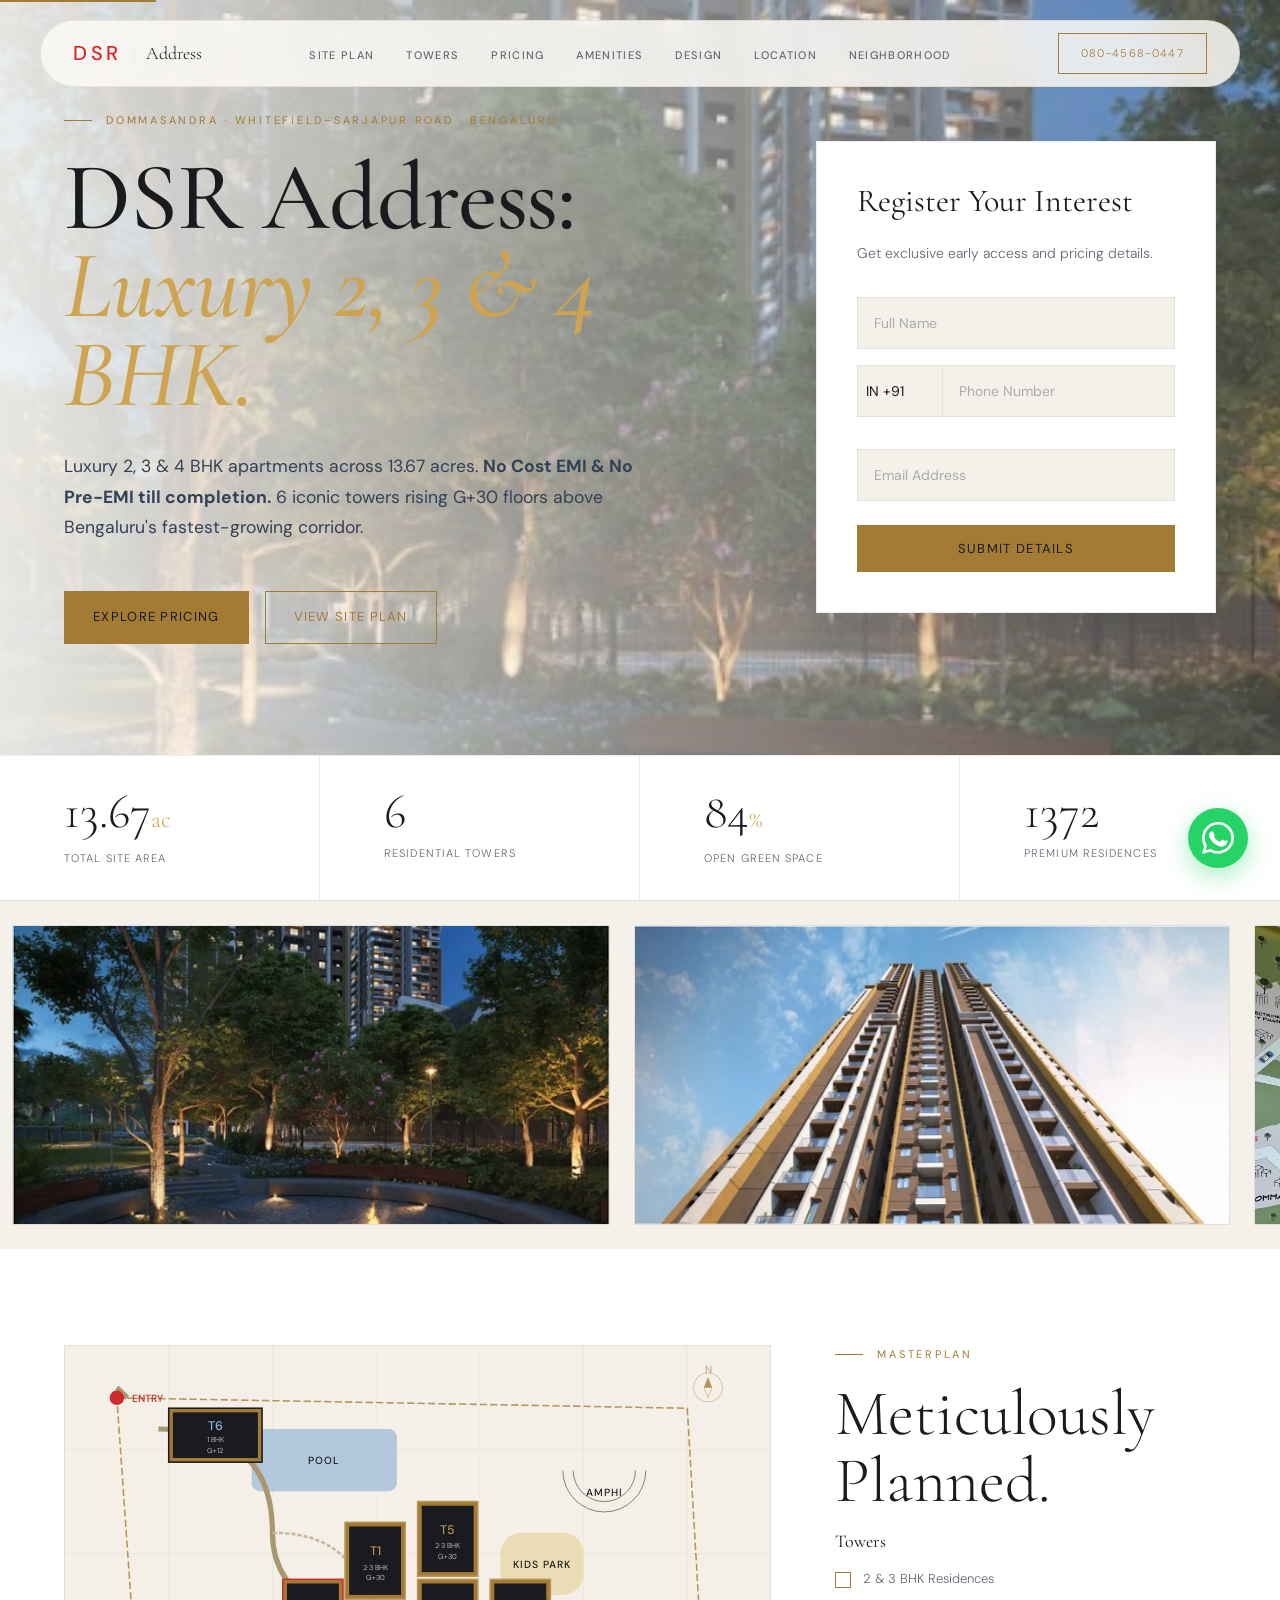
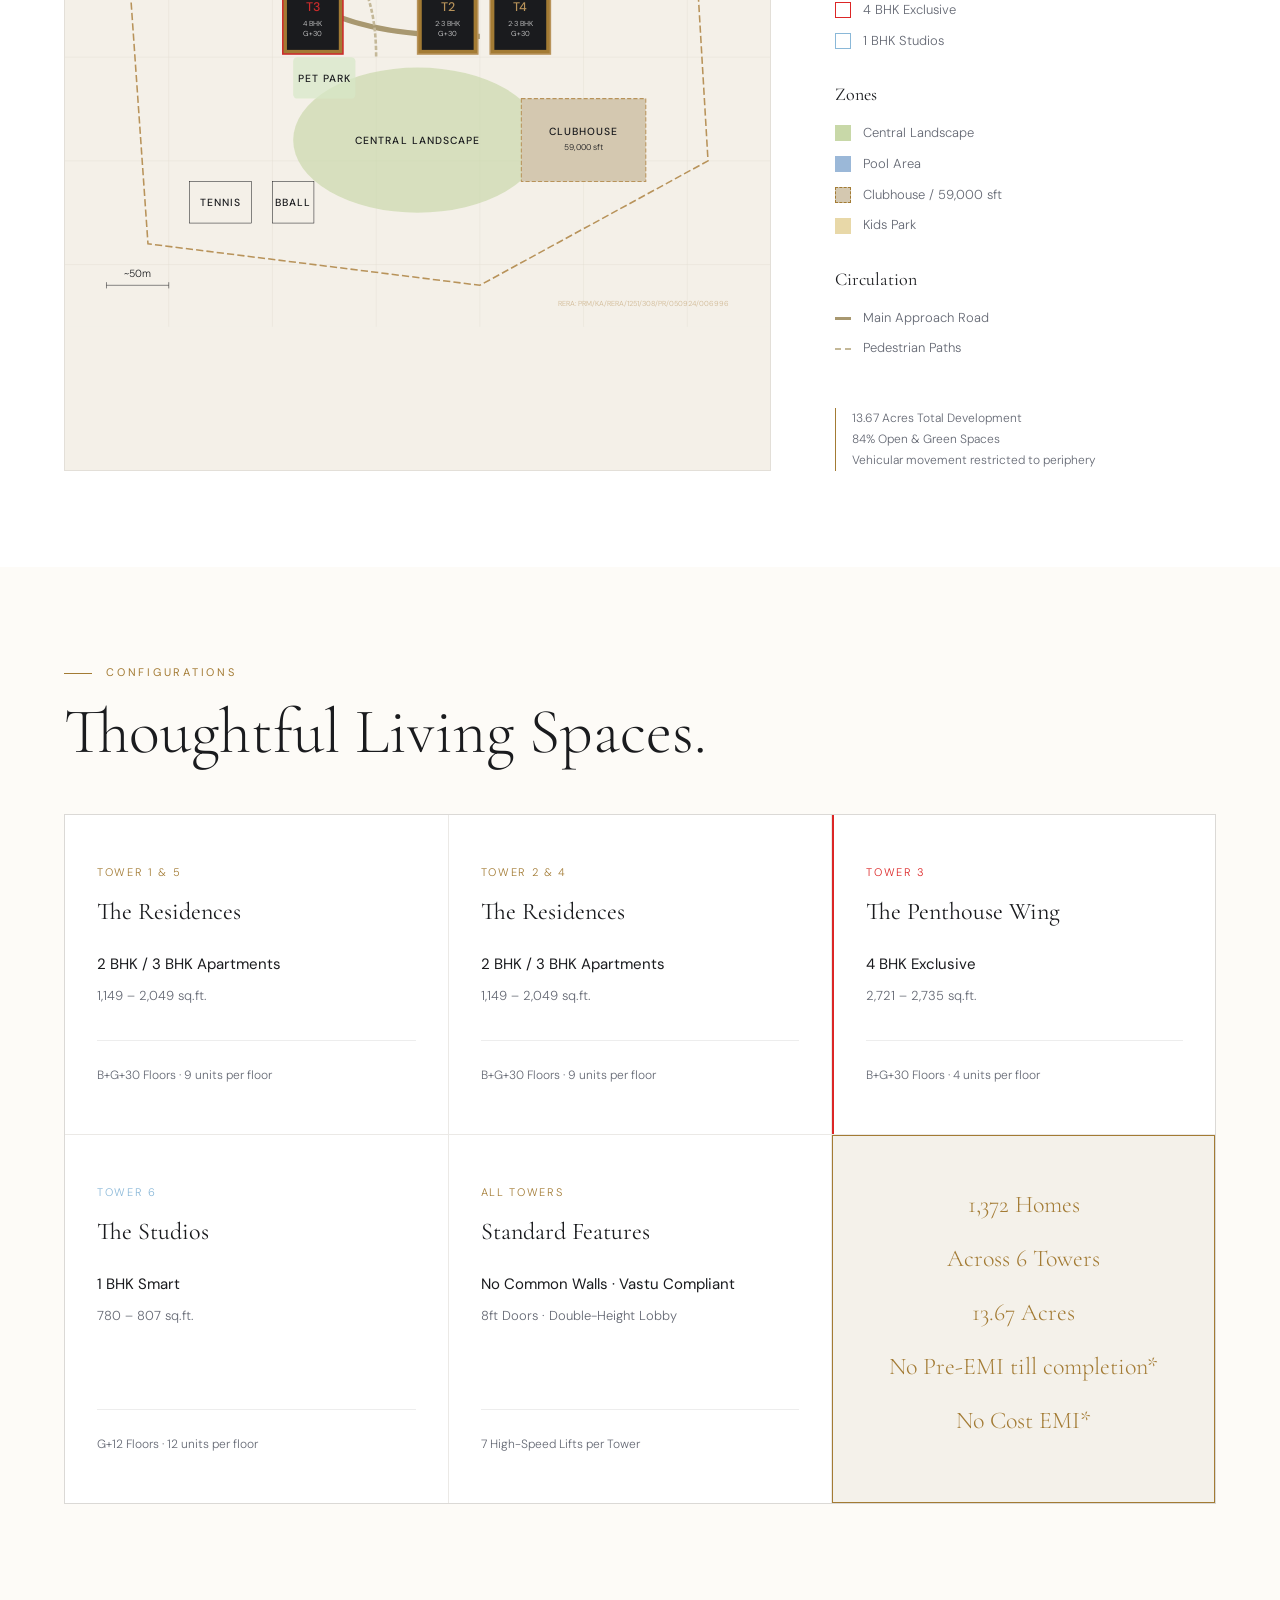
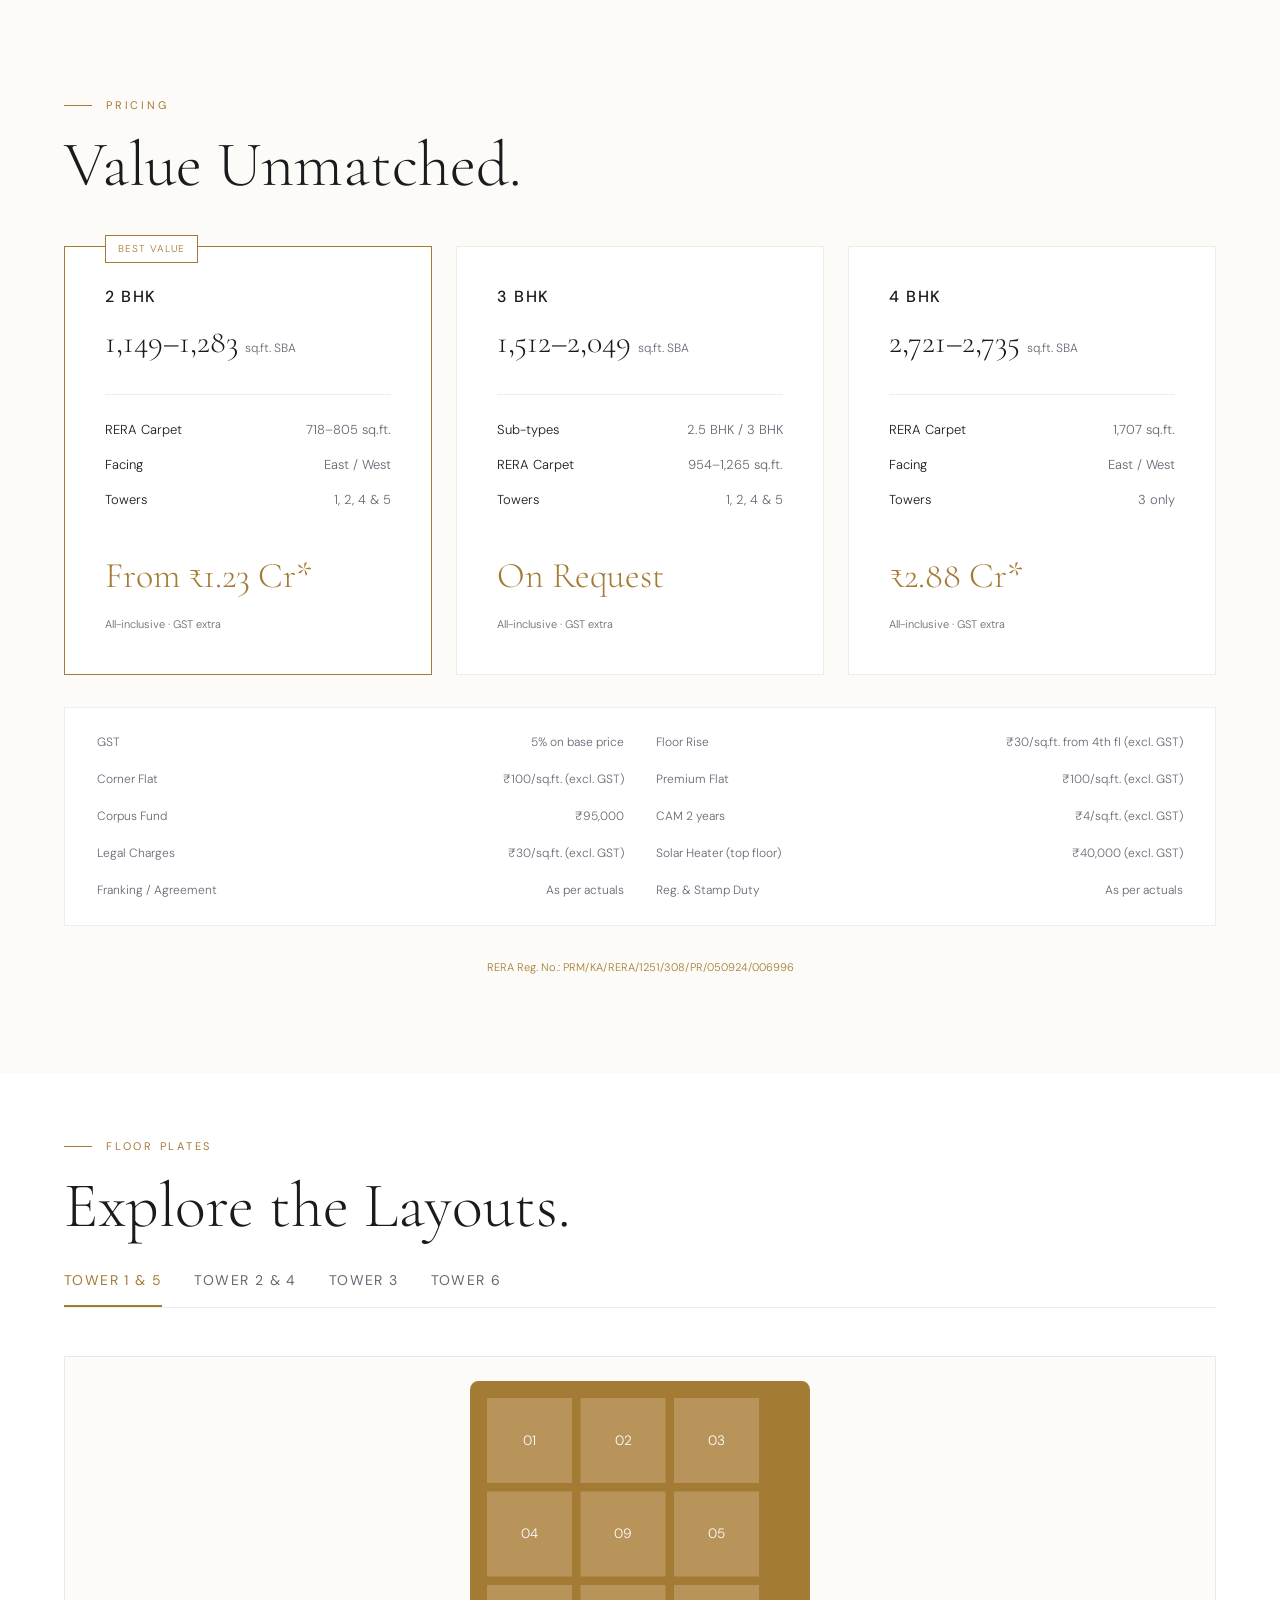
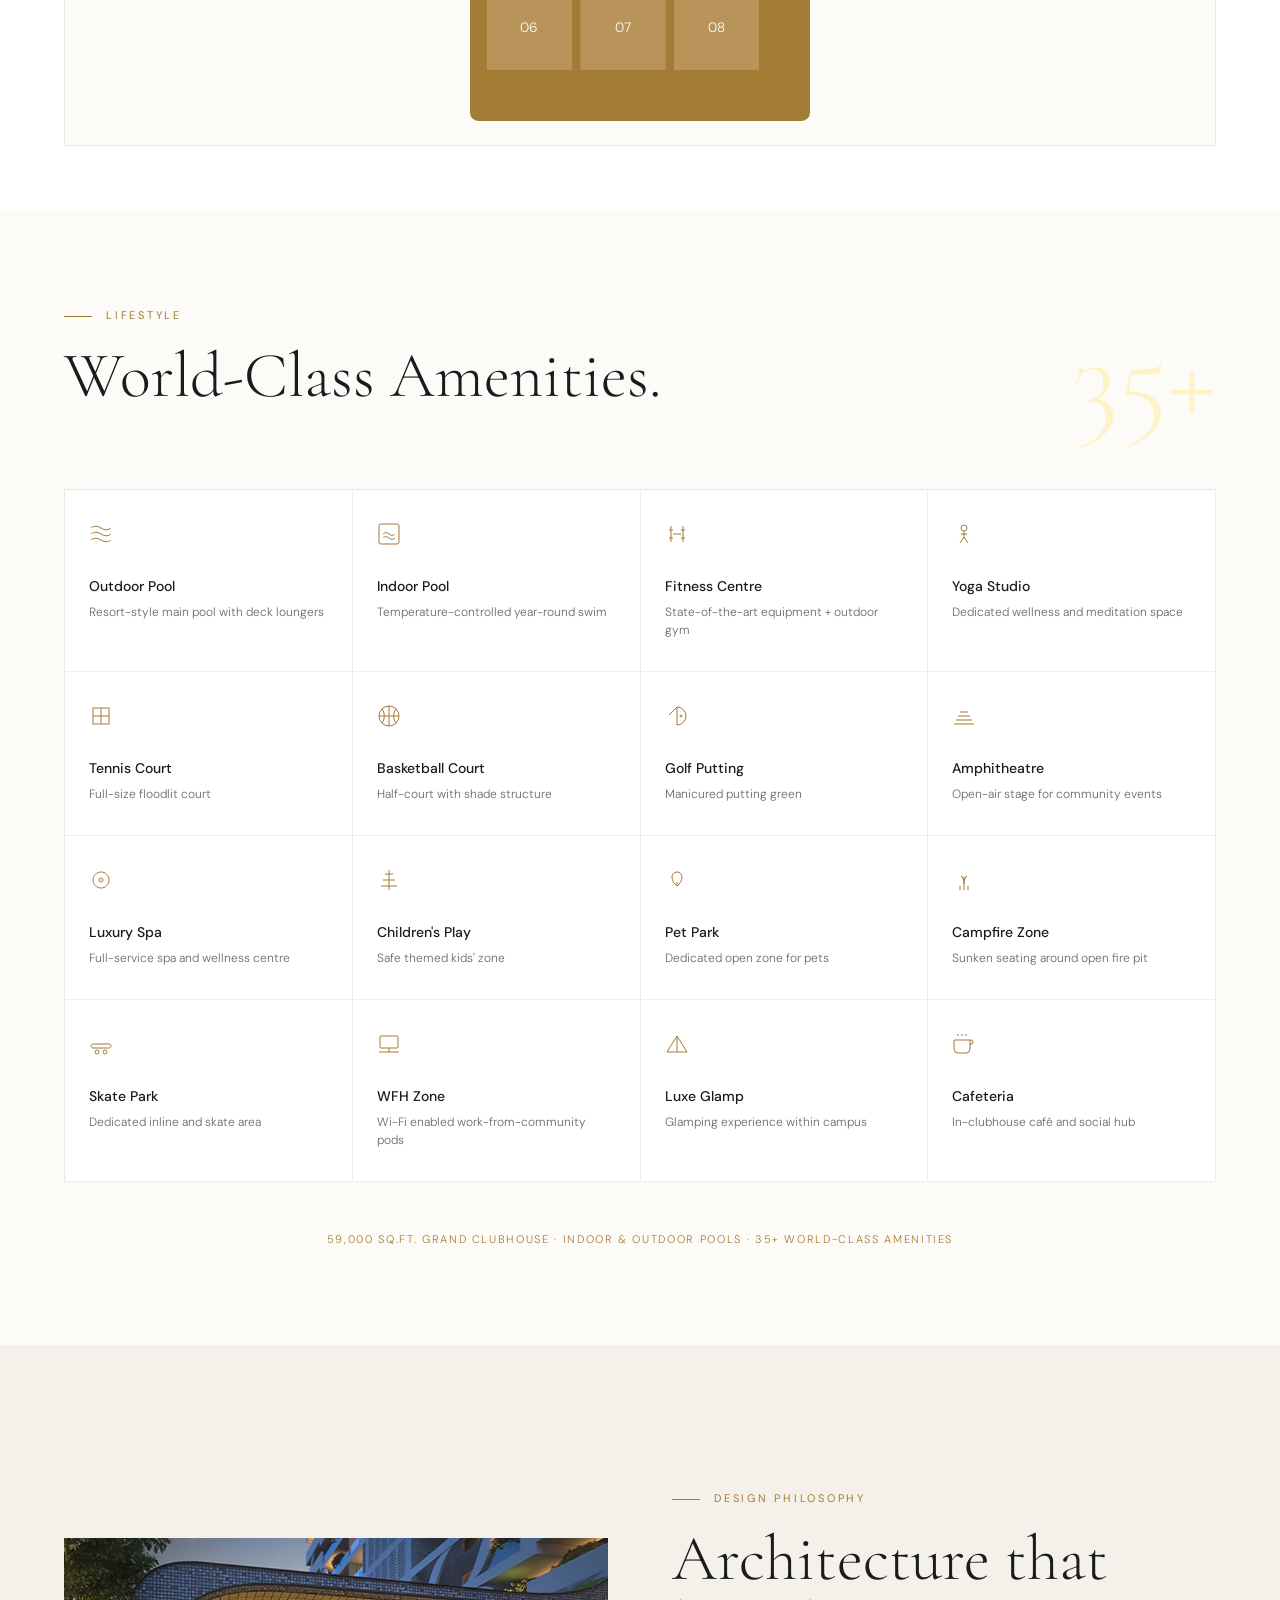
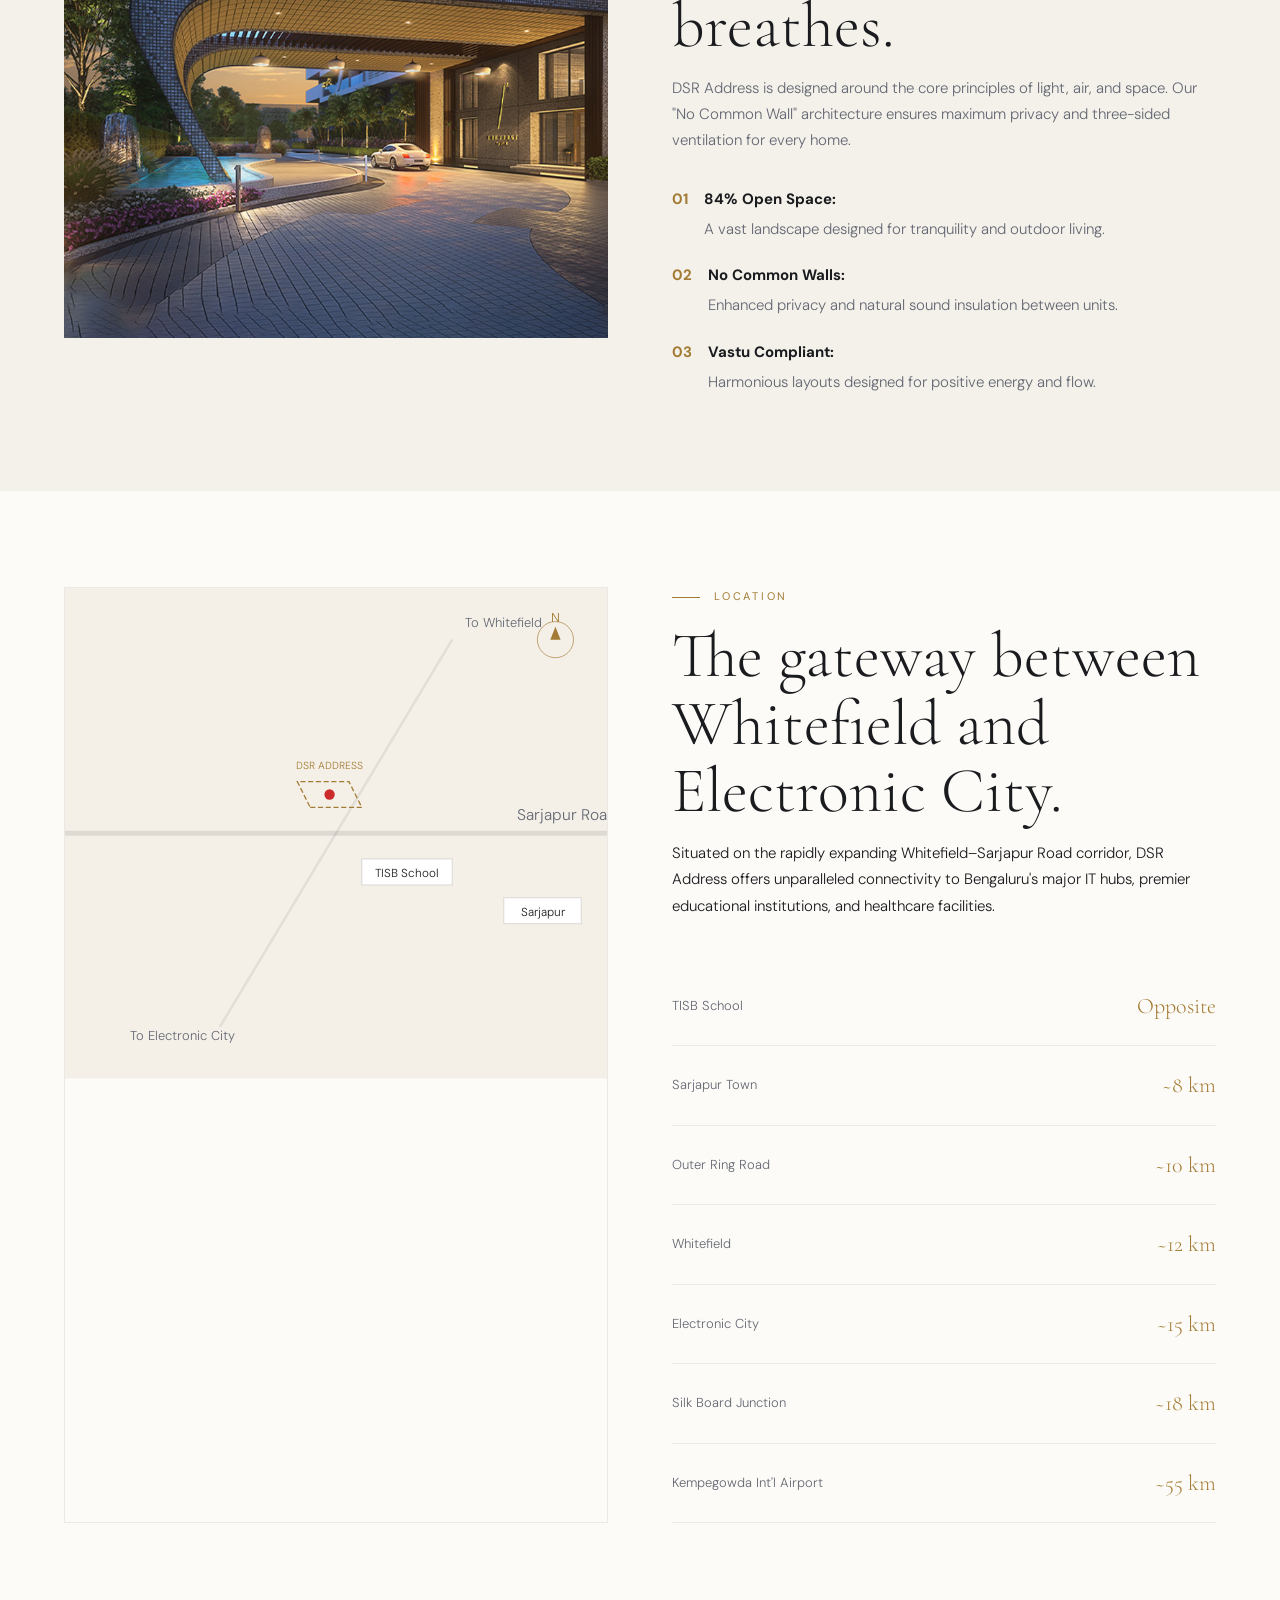
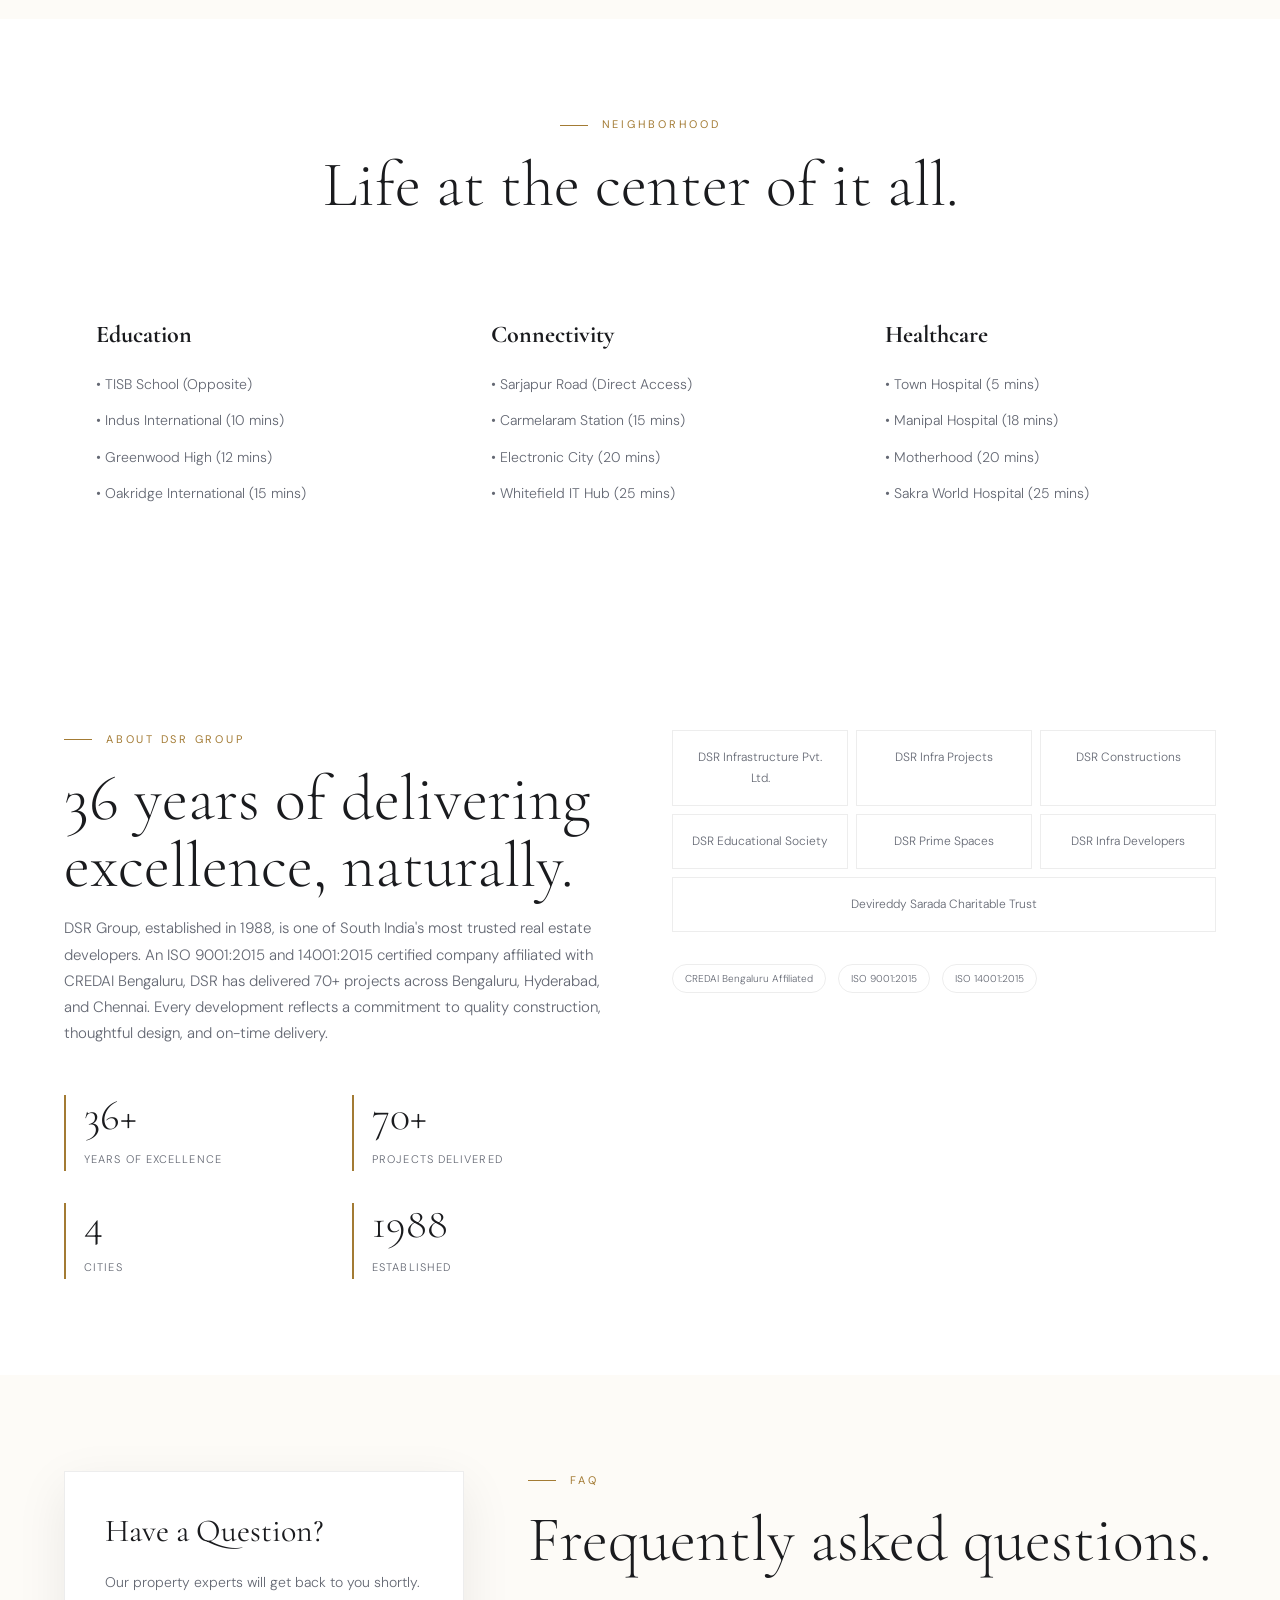
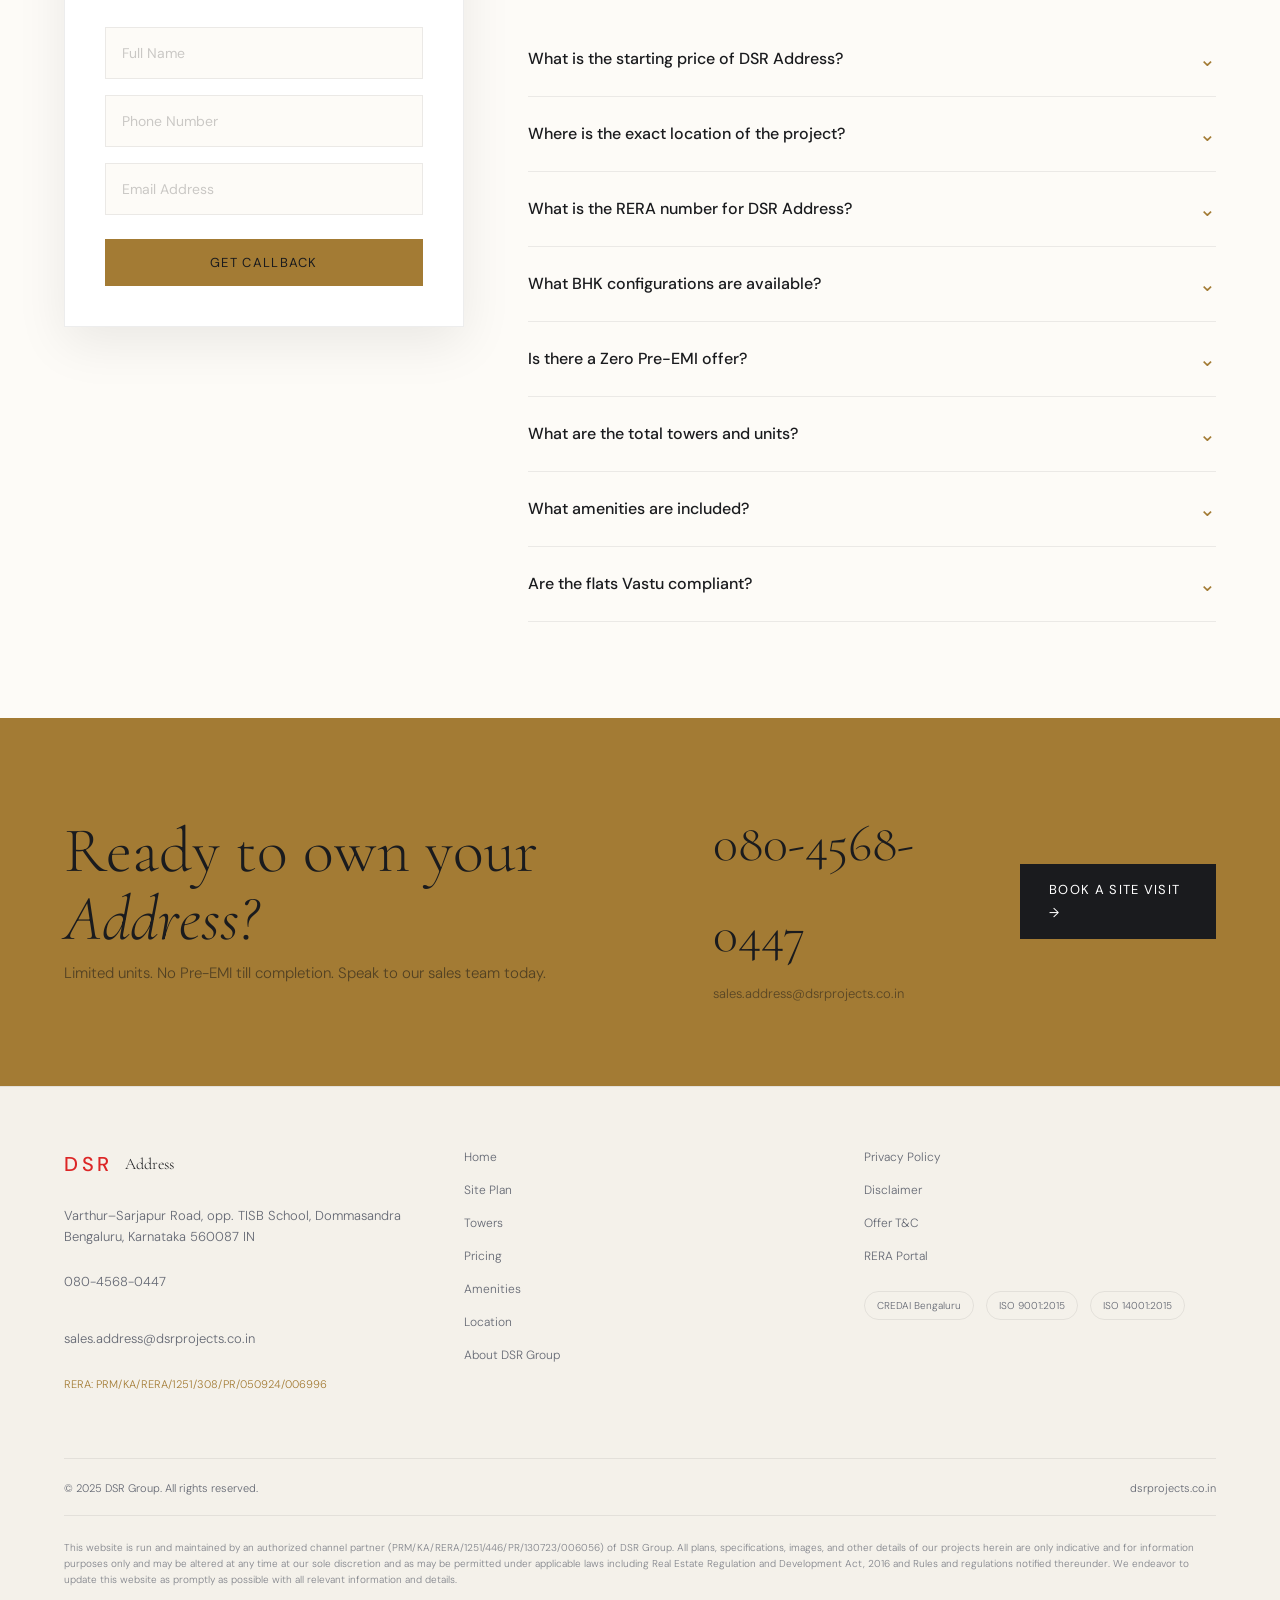
<file: public_html/address/index.html>
<!DOCTYPE html>
<html lang="en">
<head>
  <meta charset="UTF-8">
  <meta name="viewport" content="width=device-width, initial-scale=1.0">
  
  <title>Buy DSR Address – Luxury 2, 3 & 4 BHK Apartments Dommasandra | Price from ₹1.23 Cr*</title>
  
  <meta name="description" content="DSR Address – Premium 2, 3 & 4 BHK luxury apartments for sale on Whitefield–Sarjapur Road, Dommasandra. Starting ₹1.23 Cr*. Check price, floor plans and availability. RERA Approved.">
  
  <meta name="keywords" content="DSR Address, luxury apartments Dommasandra, 2BHK apartments Sarjapur Road, 3BHK flats Whitefield Bangalore, 4BHK luxury apartments Bengaluru, DSR Group apartments, flats near TISB school Dommasandra, gated community Whitefield Sarjapur Road, RERA approved apartments Bangalore 2025, premium flats Electronic City Bangalore, no common wall apartments Bangalore, Vastu apartments Sarjapur Road, zero pre-EMI apartments Bengaluru, apartments near Electronic City, luxury flats Dommasandra Bengaluru, DSR Address price, DSR Group Bangalore, G+30 apartments Bangalore, 1372 units Dommasandra, 13.67 acres Bengaluru residential, buy flat Whitefield Sarjapur Road, new launch apartments Bangalore 2025, best apartments East Bengaluru">
  
  <meta name="robots" content="index, follow, max-image-preview:large, max-snippet:-1, max-video-preview:-1">
  <meta name="author" content="DSR Group">
  <meta name="geo.region" content="IN-KA">
  <meta name="geo.placename" content="Dommasandra, Bengaluru, Karnataka, India">
  <meta name="geo.position" content="12.8847;77.7270">
  <meta name="ICBM" content="12.8847, 77.7270">
  
  <meta property="og:type" content="website">
  <meta property="og:title" content="DSR Address – Luxury 2, 3 & 4 BHK Apartments | Dommasandra, Bengaluru">
  <meta property="og:description" content="Premium luxury apartments on Whitefield–Sarjapur Road, Dommasandra. 13.67 acres · 6 towers · 84% open space · 59,000 sq.ft. clubhouse. Starting ₹1.23 Cr*.">
  <meta property="og:url" content="https://dsrprojects.co.in/address">
  <meta property="og:site_name" content="DSR Address">
  <meta property="og:locale" content="en_IN">
  
  <meta name="twitter:card" content="summary_large_image">
  <meta name="twitter:title" content="DSR Address – Luxury Apartments Dommasandra, Bengaluru">
  <meta name="twitter:description" content="2, 3 & 4 BHK luxury apartments on Whitefield–Sarjapur Road. From ₹1.23 Cr*. RERA approved.">
  
  <link rel="canonical" href="https://dsrprojects.co.in/address">

  <!-- Google Fonts first -->
  <link rel="preconnect" href="https://fonts.googleapis.com">
  <link rel="preconnect" href="https://fonts.gstatic.com" crossorigin>
  <link href="https://fonts.googleapis.com/css2?family=Cormorant+Garamond:ital,wght@0,300;0,400;0,500;1,300;1,400&family=DM+Sans:wght@300;400;500&display=swap" rel="stylesheet">
  
  <!-- Then your stylesheet -->
  <link rel="stylesheet" href="styles.css">

  <script type="application/ld+json">
  {
    "@context": "https://schema.org",
    "@graph": [
      {
        "@type": "RealEstateListing",
        "name": "DSR Address",
        "description": "Luxury 2, 3 and 4 BHK apartments on Whitefield-Sarjapur Road, Dommasandra, Bengaluru. 13.67 acres, 6 towers, G+30 floors, 1372 units, 84% open area, 59000 sqft clubhouse.",
        "url": "https://dsrprojects.co.in/address",
        "telephone": "08045680447",
        "email": "sales.address@dsrprojects.co.in",
        "priceRange": "₹1.23 Cr onwards",
        "address": {
          "@type": "PostalAddress",
          "streetAddress": "Varthur–Sarjapur Road, opposite TISB School, Dommasandra",
          "addressLocality": "Bengaluru",
          "addressRegion": "Karnataka",
          "postalCode": "560087",
          "addressCountry": "IN"
        },
        "geo": {
          "@type": "GeoCoordinates",
          "latitude": 12.8847,
          "longitude": 77.7270
        },
        "floorSize": {
          "@type": "QuantitativeValue",
          "minValue": 780,
          "maxValue": 2735,
          "unitCode": "FTK"
        },
        "numberOfRooms": "1 to 4 BHK",
        "amenityFeature": [
          { "@type": "LocationFeatureSpecification", "name": "Swimming Pool", "value": true },
          { "@type": "LocationFeatureSpecification", "name": "Gymnasium", "value": true },
          { "@type": "LocationFeatureSpecification", "name": "Clubhouse", "value": true },
          { "@type": "LocationFeatureSpecification", "name": "Tennis Court", "value": true },
          { "@type": "LocationFeatureSpecification", "name": "Children Play Area", "value": true }
        ]
      },
      {
        "@type": "Organization",
        "name": "DSR Group",
        "alternateName": "DSR Infrastructure Pvt. Ltd.",
        "url": "https://dsrprojects.co.in",
        "foundingDate": "1988",
        "description": "ISO 9001:2015 and 14001:2015 certified real estate developer with 36+ years of excellence, 70+ delivered projects across Bengaluru, Hyderabad and Chennai.",
        "areaServed": ["Bengaluru", "Hyderabad", "Chennai"],
        "memberOf": { "@type": "Organization", "name": "CREDAI Bengaluru" }
      },
      {
        "@type": "FAQPage",
        "mainEntity": [
          {
            "@type": "Question",
            "name": "What is the price of DSR Address apartments?",
            "acceptedAnswer": { "@type": "Answer", "text": "2 BHK apartments start from ₹1.23 Cr all-inclusive. 3 BHK and 4 BHK prices on request. Call 080-4568-0447." }
          },
          {
            "@type": "Question",
            "name": "Where is DSR Address located?",
            "acceptedAnswer": { "@type": "Answer", "text": "Whitefield–Sarjapur Road, opposite TISB School, Dommasandra, Bengaluru 560087." }
          },
          {
            "@type": "Question",
            "name": "What is the RERA number of DSR Address?",
            "acceptedAnswer": { "@type": "Answer", "text": "PRM/KA/RERA/1251/308/PR/050924/006996. Registered with Karnataka RERA at rera.karnataka.gov.in." }
          },
          {
            "@type": "Question",
            "name": "How many towers and units does DSR Address have?",
            "acceptedAnswer": { "@type": "Answer", "text": "6 towers, 1,372 total units. Towers 1–5 are B+G+30 floors. Tower 6 is G+12 floors." }
          },
          {
            "@type": "Question",
            "name": "What BHK configurations are available at DSR Address?",
            "acceptedAnswer": { "@type": "Answer", "text": "1 BHK (780–807 sq.ft.), 2 BHK (1,149–1,283 sq.ft.), 2.5 BHK (1,560–1,682 sq.ft.), 3 BHK (1,512–2,049 sq.ft.), 4 BHK (2,721–2,735 sq.ft.)." }
          }
        ]
      }
    ]
  }
  </script>
</head>
<body>
  <a href="#main" class="skip-link">Skip to main content</a>

  <header id="site-header">
    <nav aria-label="Main navigation">
      <a href="../" class="nav-logo" aria-label="Back to DSR Group Home">
        <span class="logo-dsr">DSR</span>
        <div class="logo-sep"></div>
        <span class="logo-project">Address</span>
      </a>
      <ul class="nav-links" role="list">
        <li><a href="#siteplan">Site Plan</a></li>
        <li><a href="#towers">Towers</a></li>
        <li><a href="#pricing">Pricing</a></li>
        <li><a href="#amenities">Amenities</a></li>
        <li><a href="#design">Design</a></li>
        <li><a href="#location">Location</a></li>
        <li><a href="#neighborhood">Neighborhood</a></li>
      </ul>
      <a href="tel:08045680447" class="nav-cta" aria-label="Call DSR Address sales team">080-4568-0447</a>
      <button class="nav-hamburger" aria-label="Toggle mobile menu" aria-expanded="false">
        <span></span><span></span><span></span>
      </button>
    </nav>
  </header>

  <main id="main">
    <!-- SECTION 2: HERO -->
    <section id="hero" aria-label="DSR Address hero banner">
      <div class="hero-bg-slider">
        <div class="hero-slide active" style="background-image: url('assets/img1.jpg')"></div>
        <div class="hero-slide" style="background-image: url('assets/img2.jpg')"></div>
        <div class="hero-slide" style="background-image: url('assets/img3.jpg')"></div>
      </div>
      <div class="hero-inner">
        <div class="hero-content">
          <p class="section-eyebrow">Dommasandra · Whitefield–Sarjapur Road · Bengaluru</p>
          <h1>DSR Address: <br><em>Luxury 2, 3 & 4 BHK.</em></h1>
          <p class="hero-sub">Luxury 2, 3 &amp; 4 BHK apartments across 13.67 acres. <strong>No Cost EMI &amp; No Pre-EMI till completion.</strong> 6 iconic towers rising G+30 floors above Bengaluru's fastest-growing corridor.</p>
          <div class="hero-ctas">
            <a href="#pricing" class="btn-primary">Explore Pricing</a>
            <a href="#siteplan" class="btn-outline">View Site Plan</a>
          </div>
        </div>
        <div class="hero-form-wrapper">
          <form name="dsr-address-hero" method="POST" data-netlify="true" action="/success.html" class="lead-form">
            <input type="hidden" name="form-name" value="dsr-address-hero">
            <h3>Register Your Interest</h3>
            <p>Get exclusive early access and pricing details.</p>
            <input type="text" name="name" placeholder="Full Name" required>
            <div class="phone-group">
              <select name="country_code" class="country-code" aria-label="Country Code">
                <option value="+91" selected>IN +91</option>
                <option value="+971">UAE +971</option>
                <option value="+1">USA +1</option>
                <option value="+1">CAN +1</option>
                <option value="+44">UK +44</option>
                <option value="+65">SG +65</option>
                <option value="+60">MY +60</option>
                <option value="+353">IE +353</option>
                <option value="+66">TH +66</option>
                <option value="+61">AU +61</option>
                <option value="+974">QA +974</option>
                <option value="+965">KW +965</option>
                <option value="+968">OM +968</option>
                <option value="+966">KSA +966</option>
              </select>
              <input type="tel" name="phone" placeholder="Phone Number" pattern="[0-9]{10,15}" oninput="this.value = this.value.replace(/[^0-9]/g, '')" title="Please enter a valid phone number (digits only)" required>
            </div>
            <input type="email" name="email" placeholder="Email Address" required>
            <button type="submit" class="btn-primary">Submit Details</button>
          </form>
        </div>
      </div>
      <div class="hero-stats" aria-label="Project statistics">
        <div class="stat-item">
          <div><span class="stat-num" data-target="13.67" data-decimal="2">0</span><span class="stat-suffix">ac</span></div>
          <span class="stat-label">Total Site Area</span>
        </div>
        <div class="stat-item">
          <div><span class="stat-num" data-target="6" data-decimal="0">0</span></div>
          <span class="stat-label">Residential Towers</span>
        </div>
        <div class="stat-item">
          <div><span class="stat-num" data-target="84" data-decimal="0">0</span><span class="stat-suffix">%</span></div>
          <span class="stat-label">Open Green Space</span>
        </div>
        <div class="stat-item">
          <div><span class="stat-num" data-target="1372" data-decimal="0">0</span></div>
          <span class="stat-label">Premium Residences</span>
        </div>
      </div>
    </section>

    <!-- SCROLLING IMAGE GALLERY SECTION -->
    <div class="scrolling-gallery-section" aria-label="Project gallery">
      <div class="scrolling-track">
        <img src="assets/img1.jpg" alt="DSR Address Gallery 1" loading="lazy" width="1200" height="800">
        <img src="assets/img2.jpg" alt="DSR Address Gallery 2" loading="lazy" width="1200" height="800">
        <img src="assets/img3.jpg" alt="DSR Address Gallery 3" loading="lazy" width="1200" height="800">
        <img src="assets/img4.jpg" alt="DSR Address Gallery 4" loading="lazy" width="1200" height="800">
        <img src="assets/img5.jpg" alt="DSR Address Gallery 5" loading="lazy" width="1200" height="800">
        <img src="assets/img1.jpg" alt="DSR Address Gallery 6" loading="lazy" width="1200" height="800">
        <img src="assets/img2.jpg" alt="DSR Address Gallery 7" loading="lazy" width="1200" height="800">
        <img src="assets/img3.jpg" alt="DSR Address Gallery 8" loading="lazy" width="1200" height="800">
        <img src="assets/img4.jpg" alt="DSR Address Gallery 9" loading="lazy" width="1200" height="800">
        <img src="assets/img5.jpg" alt="DSR Address Gallery 10" loading="lazy" width="1200" height="800">
      </div>
    </div>

    <!-- SECTION 3: SITE PLAN -->
    <section id="siteplan" aria-label="DSR Address masterplan">
      <div class="siteplan-container">
        <div class="siteplan-map">
          <svg viewBox="0 0 680 560" width="100%" role="img">
            <title>Masterplan of DSR Address</title>
            <desc>Schematic layout of the 13.67 acre project showing 6 residential towers and amenities.</desc>
            <rect width="680" height="560" fill="#F4F0E8"/>
            <g opacity="0.4" stroke="#C8C0B0" stroke-width="0.4">
               <line x1="0" y1="100" x2="680" y2="100"/>
               <line x1="0" y1="200" x2="680" y2="200"/>
               <line x1="0" y1="300" x2="680" y2="300"/>
               <line x1="0" y1="400" x2="680" y2="400"/>
               <line x1="0" y1="500" x2="680" y2="500"/>
               <line x1="100" y1="0" x2="100" y2="560"/>
               <line x1="200" y1="0" x2="200" y2="560"/>
               <line x1="300" y1="0" x2="300" y2="560"/>
               <line x1="400" y1="0" x2="400" y2="560"/>
               <line x1="500" y1="0" x2="500" y2="560"/>
               <line x1="600" y1="0" x2="600" y2="560"/>
            </g>
            <polygon points="50,50 600,60 620,400 400,520 80,480" stroke-dasharray="7 3" stroke="#B8935A" fill="none" stroke-width="1.5"/>
            <path d="M50,40 L60,50" stroke-width="5" stroke="#A89870" fill="none"/>
            <circle cx="50" cy="50" r="7" fill="#CC2B2B"/>
            <text x="65" y="54" font-family="DM Sans" font-size="10" fill="#CC2B2B" font-weight="500">ENTRY</text>

            <ellipse cx="340" cy="380" rx="120" ry="70" fill="#C8D8A8" opacity="0.65"/>
            <text x="340" y="384" font-family="DM Sans" font-size="10" fill="#1A1B1E" font-weight="500" text-anchor="middle" letter-spacing="0.1em">CENTRAL LANDSCAPE</text>

            <rect x="180" y="80" width="140" height="60" rx="8" fill="#9BB8D8" opacity="0.7"/>
            <text x="250" y="114" font-family="DM Sans" font-size="10" fill="#1A1B1E" font-weight="500" text-anchor="middle" letter-spacing="0.1em">POOL</text>

            <rect x="440" y="340" width="120" height="80" fill="#D4C8B0" stroke="#B8935A" stroke-dasharray="4 2"/>
            <text x="500" y="375" font-family="DM Sans" font-size="10" fill="#1A1B1E" font-weight="500" text-anchor="middle" letter-spacing="0.1em">CLUBHOUSE</text>
            <text x="500" y="390" font-family="DM Sans" font-size="8" fill="#1A1B1E" text-anchor="middle">59,000 sft</text>

            <rect x="120" y="420" width="60" height="40" fill="none" stroke="#1A1B1E" stroke-width="0.5"/>
            <text x="150" y="444" font-family="DM Sans" font-size="10" fill="#1A1B1E" font-weight="500" text-anchor="middle" letter-spacing="0.1em">TENNIS</text>

            <rect x="200" y="420" width="40" height="40" fill="none" stroke="#1A1B1E" stroke-width="0.5"/>
            <text x="220" y="444" font-family="DM Sans" font-size="10" fill="#1A1B1E" font-weight="500" text-anchor="middle" letter-spacing="0.1em">BBALL</text>

            <path d="M480,120 A40,40 0 0,0 560,120 M490,120 A30,30 0 0,0 550,120" fill="none" stroke="#1A1B1E" stroke-width="0.5"/>
            <text x="520" y="145" font-family="DM Sans" font-size="10" fill="#1A1B1E" font-weight="500" text-anchor="middle" letter-spacing="0.1em">AMPHI</text>

            <rect x="420" y="180" width="80" height="60" rx="20" fill="#E8D8A8" opacity="0.8"/>
            <text x="460" y="214" font-family="DM Sans" font-size="10" fill="#1A1B1E" font-weight="500" text-anchor="middle" letter-spacing="0.1em">KIDS PARK</text>

            <rect x="220" y="300" width="60" height="40" rx="4" fill="#D8E8C8" opacity="0.7"/>
            <text x="250" y="324" font-family="DM Sans" font-size="10" fill="#1A1B1E" font-weight="500" text-anchor="middle" letter-spacing="0.1em">PET PARK</text>

            <path d="M90,80 Q200,80 200,180 T400,280" fill="none" stroke="#A89870" stroke-width="5"/>
            <path d="M200,180 Q300,180 300,300" fill="none" stroke="#C4B898" stroke-width="2.5" stroke-dasharray="4 2"/>

            <g transform="translate(620, 40)">
              <circle cx="0" cy="0" r="14" fill="none" stroke="#B8935A" stroke-width="0.5"/>
              <path d="M-4,0 L0,-10 L4,0 Z" fill="#B8935A"/>
              <path d="M-4,0 L0,10 L4,0 Z" fill="none" stroke="#B8935A" stroke-width="0.5"/>
              <text x="0" y="-14" font-family="DM Sans" font-size="10" fill="#B8935A" text-anchor="middle">N</text>
            </g>

            <g transform="translate(40, 520)">
              <line x1="0" y1="0" x2="60" y2="0" stroke="#1A1B1E" stroke-width="0.5"/>
              <line x1="0" y1="-3" x2="0" y2="3" stroke="#1A1B1E" stroke-width="0.5"/>
              <line x1="60" y1="-3" x2="60" y2="3" stroke="#1A1B1E" stroke-width="0.5"/>
              <text x="30" y="-8" font-family="DM Sans" font-size="10" fill="#1A1B1E" text-anchor="middle">~50m</text>
            </g>

            <text x="640" y="540" font-family="DM Sans" font-size="7" fill="#B8935A" opacity="0.6" text-anchor="end">RERA: PRM/KA/RERA/1251/308/PR/050924/006996</text>

            <g class="tower-fp" data-tower="T1" data-type="2/3 BHK" data-size="1149–2049 sq.ft." data-floors="B+G+30" transform="translate(270, 170)">
              <rect x="0" y="0" width="58" height="74" fill="#A37B34" stroke="#B8935A" stroke-width="1.5"/>
              <rect x="4" y="4" width="50" height="66" fill="#1A1B1E"/>
              <text x="29" y="32" font-family="DM Sans" font-size="12" fill="#B8935A" font-weight="500" text-anchor="middle">T1</text>
              <text x="29" y="46" font-family="DM Sans" font-size="7" fill="#fff" text-anchor="middle" opacity="0.8">2·3 BHK</text>
              <text x="29" y="56" font-family="DM Sans" font-size="7" fill="#fff" text-anchor="middle" opacity="0.8">G+30</text>
            </g>
            <g class="tower-fp" data-tower="T2" data-type="2/3 BHK" data-size="1149–2049 sq.ft." data-floors="B+G+30" transform="translate(340, 225)">
              <rect x="0" y="0" width="58" height="72" fill="#A37B34" stroke="#B8935A" stroke-width="1.5"/>
              <rect x="4" y="4" width="50" height="64" fill="#1A1B1E"/>
              <text x="29" y="31" font-family="DM Sans" font-size="12" fill="#B8935A" font-weight="500" text-anchor="middle">T2</text>
              <text x="29" y="45" font-family="DM Sans" font-size="7" fill="#fff" text-anchor="middle" opacity="0.8">2·3 BHK</text>
              <text x="29" y="55" font-family="DM Sans" font-size="7" fill="#fff" text-anchor="middle" opacity="0.8">G+30</text>
            </g>
            <g class="tower-fp" data-tower="T3" data-type="4 BHK Exclusive" data-size="2721–2735 sq.ft." data-floors="B+G+30" transform="translate(210, 225)">
              <rect x="0" y="0" width="58" height="72" fill="#A37B34" stroke="#CC2B2B" stroke-width="1.5"/>
              <rect x="4" y="4" width="50" height="64" fill="#1A1B1E"/>
              <text x="29" y="31" font-family="DM Sans" font-size="12" fill="#CC2B2B" font-weight="500" text-anchor="middle">T3</text>
              <text x="29" y="45" font-family="DM Sans" font-size="7" fill="#fff" text-anchor="middle" opacity="0.8">4 BHK</text>
              <text x="29" y="55" font-family="DM Sans" font-size="7" fill="#fff" text-anchor="middle" opacity="0.8">G+30</text>
            </g>
            <g class="tower-fp" data-tower="T4" data-type="2/3 BHK" data-size="1149–2049 sq.ft." data-floors="B+G+30" transform="translate(410, 225)">
              <rect x="0" y="0" width="58" height="72" fill="#A37B34" stroke="#B8935A" stroke-width="1.5"/>
              <rect x="4" y="4" width="50" height="64" fill="#1A1B1E"/>
              <text x="29" y="31" font-family="DM Sans" font-size="12" fill="#B8935A" font-weight="500" text-anchor="middle">T4</text>
              <text x="29" y="45" font-family="DM Sans" font-size="7" fill="#fff" text-anchor="middle" opacity="0.8">2·3 BHK</text>
              <text x="29" y="55" font-family="DM Sans" font-size="7" fill="#fff" text-anchor="middle" opacity="0.8">G+30</text>
            </g>
            <g class="tower-fp" data-tower="T5" data-type="2/3 BHK" data-size="1149–2049 sq.ft." data-floors="B+G+30" transform="translate(340, 150)">
              <rect x="0" y="0" width="58" height="72" fill="#A37B34" stroke="#B8935A" stroke-width="1.5"/>
              <rect x="4" y="4" width="50" height="64" fill="#1A1B1E"/>
              <text x="29" y="31" font-family="DM Sans" font-size="12" fill="#B8935A" font-weight="500" text-anchor="middle">T5</text>
              <text x="29" y="45" font-family="DM Sans" font-size="7" fill="#fff" text-anchor="middle" opacity="0.8">2·3 BHK</text>
              <text x="29" y="55" font-family="DM Sans" font-size="7" fill="#fff" text-anchor="middle" opacity="0.8">G+30</text>
            </g>
            <g class="tower-fp" data-tower="T6" data-type="1 BHK Smart" data-size="780–807 sq.ft." data-floors="G+12" transform="translate(100, 60)">
              <rect x="0" y="0" width="90" height="52" fill="#A37B34" stroke="#1A1B1E" stroke-width="1.5"/>
              <rect x="4" y="4" width="82" height="44" fill="#1A1B1E"/>
              <text x="45" y="21" font-family="DM Sans" font-size="12" fill="#8AB8D8" font-weight="500" text-anchor="middle">T6</text>
              <text x="45" y="33" font-family="DM Sans" font-size="7" fill="#fff" text-anchor="middle" opacity="0.8">1 BHK</text>
              <text x="45" y="43" font-family="DM Sans" font-size="7" fill="#fff" text-anchor="middle" opacity="0.8">G+12</text>
            </g>
          </svg>
        </div>
        <div class="siteplan-legend">
          <p class="section-eyebrow">Masterplan</p>
          <h2>Meticulously Planned.</h2>
          <div class="legend-group">
            <h3>Towers</h3>
            <div class="legend-item"><span class="swatch" style="border: 1.5px solid var(--gold);"></span> 2 &amp; 3 BHK Residences</div>
            <div class="legend-item"><span class="swatch" style="border: 1.5px solid var(--dsr-red);"></span> 4 BHK Exclusive</div>
            <div class="legend-item"><span class="swatch" style="border: 1.5px solid #8AB8D8;"></span> 1 BHK Studios</div>
          </div>
          <div class="legend-group">
            <h3>Zones</h3>
            <div class="legend-item"><span class="swatch" style="background: #C8D8A8;"></span> Central Landscape</div>
            <div class="legend-item"><span class="swatch" style="background: #9BB8D8;"></span> Pool Area</div>
            <div class="legend-item"><span class="swatch" style="background: #D4C8B0; border: 1px dashed var(--gold);"></span> Clubhouse / 59,000 sft</div>
            <div class="legend-item"><span class="swatch" style="background: #E8D8A8;"></span> Kids Park</div>
          </div>
          <div class="legend-group">
            <h3>Circulation</h3>
            <div class="legend-item"><span class="swatch-line" style="border-top: 3px solid #A89870;"></span> Main Approach Road</div>
            <div class="legend-item"><span class="swatch-line" style="border-top: 2px dashed #C4B898;"></span> Pedestrian Paths</div>
          </div>
          <div class="legend-note">
            <p>13.67 Acres Total Development<br>84% Open &amp; Green Spaces<br>Vehicular movement restricted to periphery</p>
          </div>
        </div>
      </div>
    </section>

    <!-- SECTION 4: TOWERS -->
    <section id="towers" aria-label="Tower configurations">
      <p class="section-eyebrow">Configurations</p>
      <h2>Thoughtful Living Spaces.</h2>
      <div class="towers-grid">
        <article class="tower-card" aria-label="Tower 1 and 5 configuration">
          <p class="tower-eyebrow">Tower 1 &amp; 5</p>
          <h3>The Residences</h3>
          <p class="tower-type">2 BHK / 3 BHK Apartments</p>
          <p class="tower-size">1,149 – 2,049 sq.ft.</p>
          <div class="tower-footer">B+G+30 Floors · 9 units per floor</div>
        </article>
        <article class="tower-card" aria-label="Tower 2 and 4 configuration">
          <p class="tower-eyebrow">Tower 2 &amp; 4</p>
          <h3>The Residences</h3>
          <p class="tower-type">2 BHK / 3 BHK Apartments</p>
          <p class="tower-size">1,149 – 2,049 sq.ft.</p>
          <div class="tower-footer">B+G+30 Floors · 9 units per floor</div>
        </article>
        <article class="tower-card tower-card--exclusive" aria-label="Tower 3 configuration">
          <p class="tower-eyebrow">Tower 3</p>
          <h3>The Penthouse Wing</h3>
          <p class="tower-type">4 BHK Exclusive</p>
          <p class="tower-size">2,721 – 2,735 sq.ft.</p>
          <div class="tower-footer">B+G+30 Floors · 4 units per floor</div>
        </article>
        <article class="tower-card" aria-label="Tower 6 configuration">
          <p class="tower-eyebrow" style="color: #8AB8D8;">Tower 6</p>
          <h3>The Studios</h3>
          <p class="tower-type">1 BHK Smart</p>
          <p class="tower-size">780 – 807 sq.ft.</p>
          <div class="tower-footer">G+12 Floors · 12 units per floor</div>
        </article>
        <article class="tower-card" aria-label="Standard Features">
          <p class="tower-eyebrow">All Towers</p>
          <h3>Standard Features</h3>
          <p class="tower-type">No Common Walls · Vastu Compliant</p>
          <p class="tower-size">8ft Doors · Double-Height Lobby</p>
          <div class="tower-footer">7 High-Speed Lifts per Tower</div>
        </article>
        <article class="tower-card tower-card--gold" aria-label="Project Summary">
          <p>1,372 Homes</p>
          <p>Across 6 Towers</p>
          <p>13.67 Acres</p>
          <p>No Pre-EMI till completion*</p>
          <p>No Cost EMI*</p>
        </article>
      </div>
    </section>

    <!-- SECTION 5: PRICING -->
    <section id="pricing" aria-label="Apartment pricing">
      <p class="section-eyebrow">Pricing</p>
      <h2>Value Unmatched.</h2>
      <div class="pricing-grid">
        <article class="price-card price-card--featured">
          <span class="price-badge">Best Value</span>
          <h3>2 BHK</h3>
          <div class="price-size">1,149–1,283 <span>sq.ft. SBA</span></div>
          <ul class="price-details">
            <li><span>RERA Carpet</span> 718–805 sq.ft.</li>
            <li><span>Facing</span> East / West</li>
            <li><span>Towers</span> 1, 2, 4 &amp; 5</li>
          </ul>
          <p class="price-amount" itemprop="price">From ₹1.23 Cr*</p>
          <p class="price-note">All-inclusive · GST extra</p>
        </article>
        <article class="price-card">
          <h3>3 BHK</h3>
          <div class="price-size">1,512–2,049 <span>sq.ft. SBA</span></div>
          <ul class="price-details">
            <li><span>Sub-types</span> 2.5 BHK / 3 BHK</li>
            <li><span>RERA Carpet</span> 954–1,265 sq.ft.</li>
            <li><span>Towers</span> 1, 2, 4 &amp; 5</li>
          </ul>
          <p class="price-amount">On Request</p>
          <p class="price-note">All-inclusive · GST extra</p>
        </article>
        <article class="price-card">
          <h3>4 BHK</h3>
          <div class="price-size">2,721–2,735 <span>sq.ft. SBA</span></div>
          <ul class="price-details">
            <li><span>RERA Carpet</span> 1,707 sq.ft.</li>
            <li><span>Facing</span> East / West</li>
            <li><span>Towers</span> 3 only</li>
          </ul>
          <p class="price-amount" itemprop="price">₹2.88 Cr*</p>
          <p class="price-note">All-inclusive · GST extra</p>
        </article>
      </div>
      <div class="charges-strip">
        <p><span>GST</span> <span>5% on base price</span></p>
        <p><span>Floor Rise</span> <span>₹30/sq.ft. from 4th fl (excl. GST)</span></p>
        <p><span>Corner Flat</span> <span>₹100/sq.ft. (excl. GST)</span></p>
        <p><span>Premium Flat</span> <span>₹100/sq.ft. (excl. GST)</span></p>
        <p><span>Corpus Fund</span> <span>₹95,000</span></p>
        <p><span>CAM 2 years</span> <span>₹4/sq.ft. (excl. GST)</span></p>
        <p><span>Legal Charges</span> <span>₹30/sq.ft. (excl. GST)</span></p>
        <p><span>Solar Heater (top floor)</span> <span>₹40,000 (excl. GST)</span></p>
        <p><span>Franking / Agreement</span> <span>As per actuals</span></p>
        <p><span>Reg. &amp; Stamp Duty</span> <span>As per actuals</span></p>
      </div>
      <a href="https://rera.karnataka.gov.in" target="_blank" rel="noopener" class="rera-link">RERA Reg. No.: PRM/KA/RERA/1251/308/PR/050924/006996</a>
    </section>

    <!-- SECTION 6: FLOOR PLAN VIEWER -->
    <section id="floorplans" aria-label="Floor plan viewer">
      <p class="section-eyebrow">Floor Plates</p>
      <h2>Explore the Layouts.</h2>
      <div class="fp-tabs" role="tablist">
        <button class="fp-tab active" role="tab" aria-selected="true"  aria-controls="fp-panel-1" id="fp-tab-1">Tower 1 &amp; 5</button>
        <button class="fp-tab"        role="tab" aria-selected="false" aria-controls="fp-panel-2" id="fp-tab-2">Tower 2 &amp; 4</button>
        <button class="fp-tab"        role="tab" aria-selected="false" aria-controls="fp-panel-3" id="fp-tab-3">Tower 3</button>
        <button class="fp-tab"        role="tab" aria-selected="false" aria-controls="fp-panel-4" id="fp-tab-4">Tower 6</button>
      </div>
      <div class="fp-panels">
        <!-- T1&5 -->
        <div class="fp-panel active" id="fp-panel-1" role="tabpanel" aria-labelledby="fp-tab-1">
          <div class="fp-svg-container">
            <svg viewBox="0 0 400 400" width="100%" max-width="400" role="img">
              <title>Tower 1 &amp; 5 Floor Plate</title>
              <desc>Schematic showing 9 units per floor.</desc>
              <rect width="400" height="400" fill="#A37B34" rx="10"/>
              <!-- Unit mockups -->
              <g class="fp-unit" data-unit="01" data-type="3BHK" data-sba="2047" data-carpet="1265" data-facing="East" transform="translate(20,20)">
                <rect width="100" height="100" fill="#B8935A"/>
                <text x="50" y="55" font-family="DM Sans" font-size="16" fill="#fff" text-anchor="middle">01</text>
              </g>
              <g class="fp-unit" data-unit="02" data-type="3BHK" data-sba="2047" data-carpet="1265" data-facing="East" transform="translate(130,20)">
                <rect width="100" height="100" fill="#B8935A"/>
                <text x="50" y="55" font-family="DM Sans" font-size="16" fill="#fff" text-anchor="middle">02</text>
              </g>
              <g class="fp-unit" data-unit="03" data-type="2BHK" data-sba="1283" data-carpet="805" data-facing="West" transform="translate(240,20)">
                <rect width="100" height="100" fill="#B8935A"/>
                <text x="50" y="55" font-family="DM Sans" font-size="16" fill="#fff" text-anchor="middle">03</text>
              </g>
              <g class="fp-unit" data-unit="04" data-type="3BHK" data-sba="1682" data-carpet="1050" data-facing="West" transform="translate(20,130)">
                <rect width="100" height="100" fill="#B8935A"/>
                <text x="50" y="55" font-family="DM Sans" font-size="16" fill="#fff" text-anchor="middle">04</text>
              </g>
              <g class="fp-unit" data-unit="05" data-type="2BHK" data-sba="1149" data-carpet="718" data-facing="East" transform="translate(240,130)">
                <rect width="100" height="100" fill="#B8935A"/>
                <text x="50" y="55" font-family="DM Sans" font-size="16" fill="#fff" text-anchor="middle">05</text>
              </g>
              <g class="fp-unit" data-unit="06" data-type="3BHK" data-sba="1683" data-carpet="1050" data-facing="West" transform="translate(20,240)">
                <rect width="100" height="100" fill="#B8935A"/>
                <text x="50" y="55" font-family="DM Sans" font-size="16" fill="#fff" text-anchor="middle">06</text>
              </g>
              <g class="fp-unit" data-unit="07" data-type="3BHK" data-sba="1512" data-carpet="954" data-facing="East" transform="translate(130,240)">
                <rect width="100" height="100" fill="#B8935A"/>
                <text x="50" y="55" font-family="DM Sans" font-size="16" fill="#fff" text-anchor="middle">07</text>
              </g>
              <g class="fp-unit" data-unit="08" data-type="3BHK" data-sba="2049" data-carpet="1265" data-facing="East" transform="translate(240,240)">
                <rect width="100" height="100" fill="#B8935A"/>
                <text x="50" y="55" font-family="DM Sans" font-size="16" fill="#fff" text-anchor="middle">08</text>
              </g>
              <g class="fp-unit" data-unit="09" data-type="3BHK" data-sba="2046" data-carpet="1265" data-facing="West" transform="translate(130,130)">
                <rect width="100" height="100" fill="#B8935A"/>
                <text x="50" y="55" font-family="DM Sans" font-size="16" fill="#fff" text-anchor="middle">09</text>
              </g>
            </svg>
          </div>
        </div>
        <!-- T2&4 -->
        <div class="fp-panel hidden" id="fp-panel-2" role="tabpanel" aria-labelledby="fp-tab-2">
          <div class="fp-svg-container">
            <svg viewBox="0 0 400 400" width="100%" max-width="400" role="img">
              <title>Tower 2 &amp; 4 Floor Plate</title>
              <desc>Schematic showing 9 units per floor.</desc>
              <rect width="400" height="400" fill="#A37B34" rx="10"/>
              <!-- Similar to above -->
              <g class="fp-unit" data-unit="01" data-type="3BHK" data-sba="2048" data-carpet="1265" data-facing="East" transform="translate(20,20)"><rect width="100" height="100" fill="#B8935A"/><text x="50" y="55" font-family="DM Sans" font-size="16" fill="#fff" text-anchor="middle">01</text></g>
              <g class="fp-unit" data-unit="02" data-type="3BHK" data-sba="2047" data-carpet="1265" data-facing="East" transform="translate(130,20)"><rect width="100" height="100" fill="#B8935A"/><text x="50" y="55" font-family="DM Sans" font-size="16" fill="#fff" text-anchor="middle">02</text></g>
              <g class="fp-unit" data-unit="03" data-type="2BHK" data-sba="1283" data-carpet="805" data-facing="West" transform="translate(240,20)"><rect width="100" height="100" fill="#B8935A"/><text x="50" y="55" font-family="DM Sans" font-size="16" fill="#fff" text-anchor="middle">03</text></g>
              <g class="fp-unit" data-unit="04" data-type="3BHK" data-sba="1682" data-carpet="1050" data-facing="West" transform="translate(20,130)"><rect width="100" height="100" fill="#B8935A"/><text x="50" y="55" font-family="DM Sans" font-size="16" fill="#fff" text-anchor="middle">04</text></g>
              <g class="fp-unit" data-unit="05" data-type="2BHK" data-sba="1149" data-carpet="718" data-facing="East" transform="translate(240,130)"><rect width="100" height="100" fill="#B8935A"/><text x="50" y="55" font-family="DM Sans" font-size="16" fill="#fff" text-anchor="middle">05</text></g>
              <g class="fp-unit" data-unit="06" data-type="3BHK" data-sba="1685" data-carpet="1050" data-facing="West" transform="translate(20,240)"><rect width="100" height="100" fill="#B8935A"/><text x="50" y="55" font-family="DM Sans" font-size="16" fill="#fff" text-anchor="middle">06</text></g>
              <g class="fp-unit" data-unit="07" data-type="3BHK" data-sba="1512" data-carpet="954" data-facing="East" transform="translate(130,240)"><rect width="100" height="100" fill="#B8935A"/><text x="50" y="55" font-family="DM Sans" font-size="16" fill="#fff" text-anchor="middle">07</text></g>
              <g class="fp-unit" data-unit="08" data-type="3BHK" data-sba="2049" data-carpet="1265" data-facing="East" transform="translate(240,240)"><rect width="100" height="100" fill="#B8935A"/><text x="50" y="55" font-family="DM Sans" font-size="16" fill="#fff" text-anchor="middle">08</text></g>
              <g class="fp-unit" data-unit="09" data-type="3BHK" data-sba="2046" data-carpet="1265" data-facing="West" transform="translate(130,130)"><rect width="100" height="100" fill="#B8935A"/><text x="50" y="55" font-family="DM Sans" font-size="16" fill="#fff" text-anchor="middle">09</text></g>
            </svg>
          </div>
        </div>
        <!-- T3 -->
        <div class="fp-panel hidden" id="fp-panel-3" role="tabpanel" aria-labelledby="fp-tab-3">
          <div class="fp-svg-container">
            <svg viewBox="0 0 400 400" width="100%" max-width="400" role="img">
              <title>Tower 3 Floor Plate</title>
              <desc>Schematic showing 4 units per floor.</desc>
              <rect width="400" height="400" fill="#A37B34" rx="10"/>
              <g class="fp-unit" data-unit="01" data-type="4BHK" data-sba="2731" data-carpet="1707" data-facing="East" transform="translate(20,20)"><rect width="170" height="170" fill="#CC2B2B"/><text x="85" y="90" font-family="DM Sans" font-size="24" fill="#fff" text-anchor="middle">01</text></g>
              <g class="fp-unit" data-unit="02" data-type="4BHK" data-sba="2733" data-carpet="1707" data-facing="East" transform="translate(210,20)"><rect width="170" height="170" fill="#CC2B2B"/><text x="85" y="90" font-family="DM Sans" font-size="24" fill="#fff" text-anchor="middle">02</text></g>
              <g class="fp-unit" data-unit="03" data-type="4BHK" data-sba="2735" data-carpet="1707" data-facing="West" transform="translate(20,210)"><rect width="170" height="170" fill="#CC2B2B"/><text x="85" y="90" font-family="DM Sans" font-size="24" fill="#fff" text-anchor="middle">03</text></g>
              <g class="fp-unit" data-unit="04" data-type="4BHK" data-sba="2721" data-carpet="1707" data-facing="West" transform="translate(210,210)"><rect width="170" height="170" fill="#CC2B2B"/><text x="85" y="90" font-family="DM Sans" font-size="24" fill="#fff" text-anchor="middle">04</text></g>
            </svg>
          </div>
        </div>
        <!-- T6 -->
        <div class="fp-panel hidden" id="fp-panel-4" role="tabpanel" aria-labelledby="fp-tab-4">
          <div class="fp-svg-container">
            <svg viewBox="0 0 400 400" width="100%" max-width="400" role="img">
              <title>Tower 6 Floor Plate</title>
              <desc>Schematic showing 12 units per floor.</desc>
              <rect width="400" height="400" fill="#A37B34" rx="10"/>
              <g class="fp-unit" data-unit="01" data-type="1BHK" data-sba="787" data-carpet="480" data-facing="East" transform="translate(20,20)"><rect width="80" height="80" fill="#8AB8D8"/><text x="40" y="45" font-family="DM Sans" font-size="14" fill="#fff" text-anchor="middle">01</text></g>
              <g class="fp-unit" data-unit="02" data-type="1BHK" data-sba="780" data-carpet="480" data-facing="East" transform="translate(110,20)"><rect width="80" height="80" fill="#8AB8D8"/><text x="40" y="45" font-family="DM Sans" font-size="14" fill="#fff" text-anchor="middle">02</text></g>
              <g class="fp-unit" data-unit="03" data-type="1BHK" data-sba="780" data-carpet="480" data-facing="East" transform="translate(200,20)"><rect width="80" height="80" fill="#8AB8D8"/><text x="40" y="45" font-family="DM Sans" font-size="14" fill="#fff" text-anchor="middle">03</text></g>
              <g class="fp-unit" data-unit="04" data-type="1BHK" data-sba="780" data-carpet="480" data-facing="East" transform="translate(290,20)"><rect width="80" height="80" fill="#8AB8D8"/><text x="40" y="45" font-family="DM Sans" font-size="14" fill="#fff" text-anchor="middle">04</text></g>
              <g class="fp-unit" data-unit="05" data-type="1BHK" data-sba="780" data-carpet="480" data-facing="West" transform="translate(20,110)"><rect width="80" height="80" fill="#8AB8D8"/><text x="40" y="45" font-family="DM Sans" font-size="14" fill="#fff" text-anchor="middle">05</text></g>
              <g class="fp-unit" data-unit="06" data-type="1BHK" data-sba="781" data-carpet="480" data-facing="West" transform="translate(110,110)"><rect width="80" height="80" fill="#8AB8D8"/><text x="40" y="45" font-family="DM Sans" font-size="14" fill="#fff" text-anchor="middle">06</text></g>
              <g class="fp-unit" data-unit="07" data-type="1BHK" data-sba="802" data-carpet="490" data-facing="West" transform="translate(200,110)"><rect width="80" height="80" fill="#8AB8D8"/><text x="40" y="45" font-family="DM Sans" font-size="14" fill="#fff" text-anchor="middle">07</text></g>
              <g class="fp-unit" data-unit="08" data-type="1BHK" data-sba="801" data-carpet="490" data-facing="West" transform="translate(290,110)"><rect width="80" height="80" fill="#8AB8D8"/><text x="40" y="45" font-family="DM Sans" font-size="14" fill="#fff" text-anchor="middle">08</text></g>
              <g class="fp-unit" data-unit="09" data-type="1BHK" data-sba="801" data-carpet="490" data-facing="East" transform="translate(20,200)"><rect width="80" height="80" fill="#8AB8D8"/><text x="40" y="45" font-family="DM Sans" font-size="14" fill="#fff" text-anchor="middle">09</text></g>
              <g class="fp-unit" data-unit="10" data-type="1BHK" data-sba="801" data-carpet="490" data-facing="East" transform="translate(110,200)"><rect width="80" height="80" fill="#8AB8D8"/><text x="40" y="45" font-family="DM Sans" font-size="14" fill="#fff" text-anchor="middle">10</text></g>
              <g class="fp-unit" data-unit="11" data-type="1BHK" data-sba="801" data-carpet="490" data-facing="East" transform="translate(200,200)"><rect width="80" height="80" fill="#8AB8D8"/><text x="40" y="45" font-family="DM Sans" font-size="14" fill="#fff" text-anchor="middle">11</text></g>
              <g class="fp-unit" data-unit="12" data-type="1BHK" data-sba="807" data-carpet="490" data-facing="East" transform="translate(290,200)"><rect width="80" height="80" fill="#8AB8D8"/><text x="40" y="45" font-family="DM Sans" font-size="14" fill="#fff" text-anchor="middle">12</text></g>
            </svg>
          </div>
        </div>
      </div>
    </section>

    <!-- SECTION 7: AMENITIES -->
    <section id="amenities" aria-label="Project amenities">
      <div class="amenities-header">
        <div>
          <p class="section-eyebrow">Lifestyle</p>
          <h2>World-Class Amenities.</h2>
        </div>
        <div class="amenities-number">35+</div>
      </div>
      <div class="amenities-grid">
        <article class="amenity-tile">
          <svg class="amenity-icon" viewBox="0 0 24 24" fill="none" stroke="currentColor" stroke-width="1" role="img"><title>Outdoor Pool</title><path d="M2 12C2 12 6 8 12 12C18 16 22 12 22 12M2 18C2 18 6 14 12 18C18 22 22 18 22 18M2 6C2 6 6 2 12 6C18 10 22 6 22 6"/></svg>
          <h3>Outdoor Pool</h3>
          <p>Resort-style main pool with deck loungers</p>
        </article>
        <article class="amenity-tile">
          <svg class="amenity-icon" viewBox="0 0 24 24" fill="none" stroke="currentColor" stroke-width="1" role="img"><title>Indoor Pool</title><rect x="2" y="2" width="20" height="20" rx="2"/><path d="M6 12C6 12 9 9 12 12C15 15 18 12 18 12M6 16C6 16 9 13 12 16C15 19 18 16 18 16"/></svg>
          <h3>Indoor Pool</h3>
          <p>Temperature-controlled year-round swim</p>
        </article>
        <article class="amenity-tile">
          <svg class="amenity-icon" viewBox="0 0 24 24" fill="none" stroke="currentColor" stroke-width="1" role="img"><title>Fitness Centre</title><path d="M6 4V20M18 4V20M4 8H8M4 16H8M16 8H20M16 16H20M8 12H16"/></svg>
          <h3>Fitness Centre</h3>
          <p>State-of-the-art equipment + outdoor gym</p>
        </article>
        <article class="amenity-tile">
          <svg class="amenity-icon" viewBox="0 0 24 24" fill="none" stroke="currentColor" stroke-width="1" role="img"><title>Yoga Studio</title><circle cx="12" cy="6" r="3"/><path d="M12 9v6M9 12h6M8 21l4-6 4 6"/></svg>
          <h3>Yoga Studio</h3>
          <p>Dedicated wellness and meditation space</p>
        </article>
        <article class="amenity-tile">
          <svg class="amenity-icon" viewBox="0 0 24 24" fill="none" stroke="currentColor" stroke-width="1" role="img"><title>Tennis Court</title><rect x="4" y="4" width="16" height="16"/><path d="M4 12h16M12 4v16"/></svg>
          <h3>Tennis Court</h3>
          <p>Full-size floodlit court</p>
        </article>
        <article class="amenity-tile">
          <svg class="amenity-icon" viewBox="0 0 24 24" fill="none" stroke="currentColor" stroke-width="1" role="img"><title>Basketball Court</title><circle cx="12" cy="12" r="10"/><path d="M2 12h20M12 2v20M5 5c3 3 3 11 0 14M19 5c-3 3-3 11 0 14"/></svg>
          <h3>Basketball Court</h3>
          <p>Half-court with shade structure</p>
        </article>
        <article class="amenity-tile">
          <svg class="amenity-icon" viewBox="0 0 24 24" fill="none" stroke="currentColor" stroke-width="1" role="img"><title>Golf Putting</title><path d="M12 21A9 9 0 0012 3v18z"/><circle cx="16" cy="12" r="1"/><path d="M12 3l-8 8"/></svg>
          <h3>Golf Putting</h3>
          <p>Manicured putting green</p>
        </article>
        <article class="amenity-tile">
          <svg class="amenity-icon" viewBox="0 0 24 24" fill="none" stroke="currentColor" stroke-width="1" role="img"><title>Amphitheatre</title><path d="M2 20h20M4 16h16M6 12h12M8 8h8"/></svg>
          <h3>Amphitheatre</h3>
          <p>Open-air stage for community events</p>
        </article>
        <article class="amenity-tile">
          <svg class="amenity-icon" viewBox="0 0 24 24" fill="none" stroke="currentColor" stroke-width="1" role="img"><title>Luxury Spa</title><path d="M12 4c-4 0-8 3-8 8s4 8 8 8 8-3 8-8-4-8-8-8z"/><path d="M12 12m-2 0a2 2 0 104 0 2 2 0 10-4 0"/></svg>
          <h3>Luxury Spa</h3>
          <p>Full-service spa and wellness centre</p>
        </article>
        <article class="amenity-tile">
          <svg class="amenity-icon" viewBox="0 0 24 24" fill="none" stroke="currentColor" stroke-width="1" role="img"><title>Children's Play</title><path d="M12 2v20M8 6h8M6 12h12M4 18h16"/></svg>
          <h3>Children's Play</h3>
          <p>Safe themed kids' zone</p>
        </article>
        <article class="amenity-tile">
          <svg class="amenity-icon" viewBox="0 0 24 24" fill="none" stroke="currentColor" stroke-width="1" role="img"><title>Pet Park</title><path d="M12 18c3-2 5-6 5-9a5 5 0 00-10 0c0 3 2 7 5 9z"/><path d="M12 14v4"/></svg>
          <h3>Pet Park</h3>
          <p>Dedicated open zone for pets</p>
        </article>
        <article class="amenity-tile">
          <svg class="amenity-icon" viewBox="0 0 24 24" fill="none" stroke="currentColor" stroke-width="1" role="img"><title>Campfire Zone</title><path d="M12 22v-6M8 22v-4M16 22v-4M12 16c0-6-3-8-3-8s3 1 3 4c0-3 3-4 3-4s-3 2-3 8z"/></svg>
          <h3>Campfire Zone</h3>
          <p>Sunken seating around open fire pit</p>
        </article>
        <article class="amenity-tile">
          <svg class="amenity-icon" viewBox="0 0 24 24" fill="none" stroke="currentColor" stroke-width="1" role="img"><title>Skate Park</title><path d="M4 16h16c1 0 2-1 2-2s-1-2-2-2H4c-1 0-2 1-2 2s1 2 2 2z"/><circle cx="8" cy="20" r="2"/><circle cx="16" cy="20" r="2"/></svg>
          <h3>Skate Park</h3>
          <p>Dedicated inline and skate area</p>
        </article>
        <article class="amenity-tile">
          <svg class="amenity-icon" viewBox="0 0 24 24" fill="none" stroke="currentColor" stroke-width="1" role="img"><title>WFH Zone</title><rect x="3" y="4" width="18" height="12" rx="1"/><path d="M2 20h20M12 16v4"/></svg>
          <h3>WFH Zone</h3>
          <p>Wi-Fi enabled work-from-community pods</p>
        </article>
        <article class="amenity-tile">
          <svg class="amenity-icon" viewBox="0 0 24 24" fill="none" stroke="currentColor" stroke-width="1" role="img"><title>Luxe Glamp</title><path d="M12 4L2 20h20L12 4zM12 4v16"/></svg>
          <h3>Luxe Glamp</h3>
          <p>Glamping experience within campus</p>
        </article>
        <article class="amenity-tile">
          <svg class="amenity-icon" viewBox="0 0 24 24" fill="none" stroke="currentColor" stroke-width="1" role="img"><title>Cafeteria</title><path d="M18 8h1a2 2 0 010 4h-1M2 8h16v9a4 4 0 01-4 4H6a4 4 0 01-4-4V8zM6 4v-2M10 4v-2M14 4v-2"/></svg>
          <h3>Cafeteria</h3>
          <p>In-clubhouse café and social hub</p>
        </article>
      </div>
      <p class="amenities-footer">59,000 sq.ft. Grand Clubhouse · Indoor &amp; Outdoor Pools · 35+ World-Class Amenities</p>
    </section>

    <!-- DESIGN PHILOSOPHY -->
    <section id="design" class="section-pad reveal" style="background: var(--bg-alt);">
      <div class="design-grid" style="display: grid; grid-template-columns: 1fr 1fr; gap: 64px; align-items: center;">
        <div class="design-image surface-panel">
          <img src="../assets/about.jpg" alt="Architecture" loading="lazy" style="width:100%; height:400px; object-fit:cover;">
        </div>
        <div class="design-content">
          <p class="section-eyebrow">Design Philosophy</p>
          <h2>Architecture that breathes.</h2>
          <p>DSR Address is designed around the core principles of light, air, and space. Our "No Common Wall" architecture ensures maximum privacy and three-sided ventilation for every home.</p>
          <ul style="list-style: none; margin-top: 32px; display: grid; gap: 20px;">
            <li style="display: flex; gap: 16px;">
              <span style="color: var(--gold); font-weight: bold;">01</span>
              <div><strong>84% Open Space:</strong> A vast landscape designed for tranquility and outdoor living.</div>
            </li>
            <li style="display: flex; gap: 16px;">
              <span style="color: var(--gold); font-weight: bold;">02</span>
              <div><strong>No Common Walls:</strong> Enhanced privacy and natural sound insulation between units.</div>
            </li>
            <li style="display: flex; gap: 16px;">
              <span style="color: var(--gold); font-weight: bold;">03</span>
              <div><strong>Vastu Compliant:</strong> Harmonious layouts designed for positive energy and flow.</div>
            </li>
          </ul>
        </div>
      </div>
    </section>

    <!-- SECTION 8: LOCATION -->
    <section id="location" aria-label="Location and connectivity">
      <div class="location-container">
        <div class="location-map">
          <svg viewBox="0 0 420 380" width="100%" role="img">
            <title>Location Map</title>
            <desc>Schematic map showing DSR Address on Sarjapur Road.</desc>
            <rect width="420" height="380" fill="#F4F0E8"/>
            <path d="M0 190h420" stroke="rgba(26,27,30,0.1)" stroke-width="4"/>
            <text x="350" y="180" font-family="DM Sans" font-size="12" fill="#646873">Sarjapur Road</text>
            
            <path d="M210 190L300 40" stroke="rgba(26,27,30,0.08)" stroke-width="2"/>
            <text x="310" y="30" font-family="DM Sans" font-size="10" fill="#646873">To Whitefield</text>
            
            <path d="M210 190L120 340" stroke="rgba(26,27,30,0.08)" stroke-width="2"/>
            <text x="50" y="350" font-family="DM Sans" font-size="10" fill="#646873">To Electronic City</text>

            <polygon points="190,170 230,170 220,150 180,150" stroke="#A37B34" stroke-dasharray="4 2" fill="none"/>
            <text x="205" y="140" font-family="DM Sans" font-size="8" fill="#A37B34" text-anchor="middle">DSR ADDRESS</text>
            <circle cx="205" cy="160" r="4" fill="#CC2B2B"/>
            
            <!-- Landmarks -->
            <rect x="230" y="210" width="70" height="20" fill="#fff" stroke="rgba(26,27,30,0.1)"/>
            <text x="265" y="224" font-family="DM Sans" font-size="9" fill="#1A1B1E" text-anchor="middle">TISB School</text>

            <rect x="340" y="240" width="60" height="20" fill="#fff" stroke="rgba(26,27,30,0.1)"/>
            <text x="370" y="254" font-family="DM Sans" font-size="9" fill="#1A1B1E" text-anchor="middle">Sarjapur</text>
            
            <!-- Compass -->
            <g transform="translate(380,40)">
              <circle cx="0" cy="0" r="14" fill="none" stroke="#A37B34" stroke-width="0.5"/>
              <path d="M-4,0 L0,-10 L4,0 Z" fill="#A37B34"/>
              <text x="0" y="-14" font-family="DM Sans" font-size="10" fill="#A37B34" text-anchor="middle">N</text>
            </g>
          </svg>
        </div>
        <div class="location-content">
          <p class="section-eyebrow">Location</p>
          <h2>The gateway between Whitefield and Electronic City.</h2>
          <p>Situated on the rapidly expanding Whitefield–Sarjapur Road corridor, DSR Address offers unparalleled connectivity to Bengaluru's major IT hubs, premier educational institutions, and healthcare facilities.</p>
          <table class="location-table">
            <tbody>
              <tr><td class="location-landmark">TISB School</td><td class="location-distance">Opposite</td></tr>
              <tr><td class="location-landmark">Sarjapur Town</td><td class="location-distance">~8 km</td></tr>
              <tr><td class="location-landmark">Outer Ring Road</td><td class="location-distance">~10 km</td></tr>
              <tr><td class="location-landmark">Whitefield</td><td class="location-distance">~12 km</td></tr>
              <tr><td class="location-landmark">Electronic City</td><td class="location-distance">~15 km</td></tr>
              <tr><td class="location-landmark">Silk Board Junction</td><td class="location-distance">~18 km</td></tr>
              <tr><td class="location-landmark">Kempegowda Int'l Airport</td><td class="location-distance">~55 km</td></tr>
            </tbody>
          </table>
        </div>
      </div>
    </section>

    <!-- NEIGHBORHOOD GUIDE -->
    <section id="neighborhood" class="section-pad reveal">
      <div class="neighborhood-header" style="text-align: center; margin-bottom: 64px;">
        <p class="section-eyebrow" style="justify-content: center;">Neighborhood</p>
        <h2>Life at the center of it all.</h2>
      </div>
      <div class="neighborhood-grid" style="display: grid; grid-template-columns: repeat(3, 1fr); gap: 32px;">
        <div class="neigh-card surface-panel" style="padding: 32px;">
          <h4 style="margin-bottom: 16px; font-family: 'Cormorant Garamond', serif; font-size: 24px;">Education</h4>
          <ul style="list-style: none; font-size: 14px; color: var(--muted); display: grid; gap: 12px;">
            <li>• TISB School (Opposite)</li>
            <li>• Indus International (10 mins)</li>
            <li>• Greenwood High (12 mins)</li>
            <li>• Oakridge International (15 mins)</li>
          </ul>
        </div>
        <div class="neigh-card surface-panel" style="padding: 32px;">
          <h4 style="margin-bottom: 16px; font-family: 'Cormorant Garamond', serif; font-size: 24px;">Connectivity</h4>
          <ul style="list-style: none; font-size: 14px; color: var(--muted); display: grid; gap: 12px;">
            <li>• Sarjapur Road (Direct Access)</li>
            <li>• Carmelaram Station (15 mins)</li>
            <li>• Electronic City (20 mins)</li>
            <li>• Whitefield IT Hub (25 mins)</li>
          </ul>
        </div>
        <div class="neigh-card surface-panel" style="padding: 32px;">
          <h4 style="margin-bottom: 16px; font-family: 'Cormorant Garamond', serif; font-size: 24px;">Healthcare</h4>
          <ul style="list-style: none; font-size: 14px; color: var(--muted); display: grid; gap: 12px;">
            <li>• Town Hospital (5 mins)</li>
            <li>• Manipal Hospital (18 mins)</li>
            <li>• Motherhood (20 mins)</li>
            <li>• Sakra World Hospital (25 mins)</li>
          </ul>
        </div>
      </div>
    </section>

    <!-- SECTION 9: DEVELOPER -->
    <section id="developer" aria-label="About DSR Group">
      <div class="dev-container">
        <div class="dev-left">
          <p class="section-eyebrow">About DSR Group</p>
          <h2>36 years of delivering excellence, naturally.</h2>
          <p>DSR Group, established in 1988, is one of South India's most trusted real estate developers. An ISO 9001:2015 and 14001:2015 certified company affiliated with CREDAI Bengaluru, DSR has delivered 70+ projects across Bengaluru, Hyderabad, and Chennai. Every development reflects a commitment to quality construction, thoughtful design, and on-time delivery.</p>
          <div class="dev-stats-grid">
            <div class="dev-stat"><span class="dev-stat-num">36+</span><span class="dev-stat-label">Years of Excellence</span></div>
            <div class="dev-stat"><span class="dev-stat-num">70+</span><span class="dev-stat-label">Projects Delivered</span></div>
            <div class="dev-stat"><span class="dev-stat-num">4</span><span class="dev-stat-label">Cities</span></div>
            <div class="dev-stat"><span class="dev-stat-num">1988</span><span class="dev-stat-label">Established</span></div>
          </div>
        </div>
        <div class="dev-right">
          <div class="dev-entities">
            <div class="dev-entity">DSR Infrastructure Pvt. Ltd.</div>
            <div class="dev-entity">DSR Infra Projects</div>
            <div class="dev-entity">DSR Constructions</div>
            <div class="dev-entity">DSR Educational Society</div>
            <div class="dev-entity">DSR Prime Spaces</div>
            <div class="dev-entity">DSR Infra Developers</div>
            <div class="dev-entity wide">Devireddy Sarada Charitable Trust</div>
          </div>
          <div class="dev-badges">
            <div class="dev-badge">CREDAI Bengaluru Affiliated</div>
            <div class="dev-badge">ISO 9001:2015</div>
            <div class="dev-badge">ISO 14001:2015</div>
          </div>
        </div>
      </div>
    </section>

    <!-- SECTION 10: FAQ -->
    <section id="faq" aria-label="Frequently asked questions">
      <div class="faq-layout">
        <div class="faq-form-wrapper">
          <form name="dsr-address-faq" method="POST" data-netlify="true" action="/success.html" class="lead-form lead-form--light">
            <input type="hidden" name="form-name" value="dsr-address-faq">
            <h3>Have a Question?</h3>
            <p>Our property experts will get back to you shortly.</p>
            <input type="text" name="name" placeholder="Full Name" required>
            <input type="tel" name="phone" placeholder="Phone Number" required>
            <input type="email" name="email" placeholder="Email Address" required>
            <button type="submit" class="btn-primary">Get Callback</button>
          </form>
        </div>
        <div class="faq-container">
        <p class="section-eyebrow">FAQ</p>
        <h2>Frequently asked questions.</h2>
        <div class="faq-list">
          <div class="faq-item">
            <button class="faq-question" aria-expanded="false">
              What is the starting price of DSR Address?
              <span class="faq-chevron" aria-hidden="true">&#8964;</span>
            </button>
            <div class="faq-answer" hidden>
              <p>2 BHK apartments start from ₹1.23 Cr (all-inclusive). 3 BHK and 4 BHK on request. Call 080-4568-0447.</p>
            </div>
          </div>
          <div class="faq-item">
            <button class="faq-question" aria-expanded="false">
              Where is the exact location of the project?
              <span class="faq-chevron" aria-hidden="true">&#8964;</span>
            </button>
            <div class="faq-answer" hidden>
              <p>Whitefield–Sarjapur Road, opposite TISB School, Dommasandra, Bengaluru 560087. Gateway between Whitefield and Electronic City.</p>
            </div>
          </div>
          <div class="faq-item">
            <button class="faq-question" aria-expanded="false">
              What is the RERA number for DSR Address?
              <span class="faq-chevron" aria-hidden="true">&#8964;</span>
            </button>
            <div class="faq-answer" hidden>
              <p>PRM/KA/RERA/1251/308/PR/050924/006996. Viewable at rera.karnataka.gov.in.</p>
            </div>
          </div>
          <div class="faq-item">
            <button class="faq-question" aria-expanded="false">
              What BHK configurations are available?
              <span class="faq-chevron" aria-hidden="true">&#8964;</span>
            </button>
            <div class="faq-answer" hidden>
              <p>1 BHK (780–807), 2 BHK (1149–1283), 2.5 BHK (1560–1682), 3 BHK (1512–2049), 4 BHK (2721–2735) sq.ft.</p>
            </div>
          </div>
          <div class="faq-item">
            <button class="faq-question" aria-expanded="false">
              Is there a Zero Pre-EMI offer?
              <span class="faq-chevron" aria-hidden="true">&#8964;</span>
            </button>
            <div class="faq-answer" hidden>
              <p>0% interest till possession for limited period. No EMI during construction. T&C apply.</p>
            </div>
          </div>
          <div class="faq-item">
            <button class="faq-question" aria-expanded="false">
              What are the total towers and units?
              <span class="faq-chevron" aria-hidden="true">&#8964;</span>
            </button>
            <div class="faq-answer" hidden>
              <p>6 towers, 1,372 units. Towers 1–5 are B+G+30. Tower 6 is G+12.</p>
            </div>
          </div>
          <div class="faq-item">
            <button class="faq-question" aria-expanded="false">
              What amenities are included?
              <span class="faq-chevron" aria-hidden="true">&#8964;</span>
            </button>
            <div class="faq-answer" hidden>
              <p>35+ amenities. 59,000 sq.ft. clubhouse. Outdoor + indoor temperature-controlled pool. Gym, spa, yoga, tennis, basketball, golf putting, amphitheatre, skate park, campfire area, pet park, WFH zone.</p>
            </div>
          </div>
          <div class="faq-item">
            <button class="faq-question" aria-expanded="false">
              Are the flats Vastu compliant?
              <span class="faq-chevron" aria-hidden="true">&#8964;</span>
            </button>
            <div class="faq-answer" hidden>
              <p>Yes. All layouts are Vastu aligned with optimal orientation, natural light, and cross-ventilation. No common walls between any apartments.</p>
            </div>
          </div>
        </div>
      </div>
    </section>

    <!-- SECTION 11: CTA STRIP -->
    <section id="contact" aria-label="Contact and enquiry">
      <div class="contact-left">
        <h2>Ready to own your <em>Address?</em></h2>
        <p class="contact-sub">Limited units. No Pre-EMI till completion. Speak to our sales team today.</p>
      </div>
      <div class="contact-right">
        <div>
          <a href="tel:08045680447" itemprop="telephone" class="contact-phone">080-4568-0447</a><br>
          <a href="mailto:sales.address@dsrprojects.co.in" class="contact-email">sales.address@dsrprojects.co.in</a>
        </div>
        <a href="tel:08045680447" class="btn-dark">Book a Site Visit →</a>
      </div>
    </section>
  </main>

  <!-- SECTION 12: FOOTER -->
  <footer>
    <div class="footer-grid">
      <div>
        <div class="footer-logo">
          <span class="logo-dsr">DSR</span>
          <span class="logo-project">Address</span>
        </div>
        <address itemprop="address" itemscope itemtype="https://schema.org/PostalAddress">
          <span itemprop="streetAddress">Varthur–Sarjapur Road, opp. TISB School, Dommasandra</span><br>
          <span itemprop="addressLocality">Bengaluru</span>,
          <span itemprop="addressRegion">Karnataka</span>
          <span itemprop="postalCode">560087</span>
          <span itemprop="addressCountry">IN</span>
        </address>
        <a href="tel:08045680447" itemprop="telephone">080-4568-0447</a><br>
        <a href="mailto:sales.address@dsrprojects.co.in" itemprop="email">sales.address@dsrprojects.co.in</a>
        <p class="rera-footer">RERA: PRM/KA/RERA/1251/308/PR/050924/006996</p>
      </div>
      <nav aria-label="Footer navigation" class="footer-nav">
        <a href="#hero">Home</a>
        <a href="#siteplan">Site Plan</a>
        <a href="#towers">Towers</a>
        <a href="#pricing">Pricing</a>
        <a href="#amenities">Amenities</a>
        <a href="#location">Location</a>
        <a href="#developer">About DSR Group</a>
      </nav>
      <div>
        <div class="footer-nav">
          <a href="#">Privacy Policy</a>
          <a href="#">Disclaimer</a>
          <a href="#">Offer T&amp;C</a>
          <a href="https://rera.karnataka.gov.in" target="_blank" rel="noopener">RERA Portal</a>
        </div>
        <div class="dev-badges" style="margin-top: 24px;">
          <div class="dev-badge">CREDAI Bengaluru</div>
          <div class="dev-badge">ISO 9001:2015</div>
          <div class="dev-badge">ISO 14001:2015</div>
        </div>
      </div>
    </div>
    <div class="footer-bottom" style="flex-direction: column; align-items: flex-start; gap: 24px;">
      <div style="display: flex; justify-content: space-between; width: 100%; border-bottom: 1px solid var(--border-light); padding-bottom: 16px;">
        <span>© 2025 DSR Group. All rights reserved.</span>
        <span>dsrprojects.co.in</span>
      </div>
      <div class="disclaimer" style="font-size: 10px; color: var(--muted); line-height: 1.6; max-width: 100%; opacity: 0.8;">
        This website is run and maintained by an authorized channel partner (PRM/KA/RERA/1251/446/PR/130723/006056) of DSR Group. All plans, specifications, images, and other details of our projects herein are only indicative and for information purposes only and may be altered at any time at our sole discretion and as may be permitted under applicable laws including Real Estate Regulation and Development Act, 2016 and Rules and regulations notified thereunder. We endeavor to update this website as promptly as possible with all relevant information and details.
      </div>
    </div>
  </footer>

  <!-- WHATSAPP FAB -->
  <a href="https://api.whatsapp.com/send?phone=919886890004&text=Hi%2C%20I%27m%20interested%20in%20DSR%20Address"
     class="whatsapp-fab" aria-label="Chat on WhatsApp" target="_blank" rel="noopener">
    <svg viewBox="0 0 24 24">
      <path d="M12.031 0C5.405 0 .023 5.385.023 12.012c0 2.12.553 4.19 1.6 6.014L.014 24l6.126-1.606c1.764.957 3.754 1.464 5.889 1.464h.003c6.626 0 12.008-5.385 12.008-12.013C24.04 5.234 18.658 0 12.031 0zm0 21.868h-.002c-1.802 0-3.567-.484-5.115-1.4l-.367-.217-3.805.998.998-3.712-.238-.38c-.997-1.584-1.523-3.41-1.523-5.275 0-5.526 4.498-10.024 10.027-10.024 5.527 0 10.024 4.499 10.024 10.024 0 5.526-4.498 10.024-10.024 10.024zm5.502-7.518c-.302-.15-1.786-.883-2.063-.984-.277-.101-.48-.15-.682.15-.202.302-.782.983-.958 1.185-.177.202-.353.227-.655.076-1.874-.937-3.21-1.921-4.223-3.666-.101-.177.108-.163.407-.756.1-.202.05-.38-.025-.531-.076-.15-.682-1.644-.934-2.253-.245-.591-.494-.51-.682-.519-.176-.008-.378-.01-.581-.01s-.53.076-.807.379c-.277.302-1.06 1.034-1.06 2.523s1.085 2.926 1.236 3.128c.15.202 2.133 3.256 5.166 4.566 2.055.888 2.825.963 3.82.81 1.135-.175 2.826-1.155 3.229-2.27.404-1.115.404-2.072.283-2.274-.122-.202-.43-.327-.732-.478z"/>
    </svg>
  </a>

  <script src="script.js"></script>
</body>
</html>
</file>
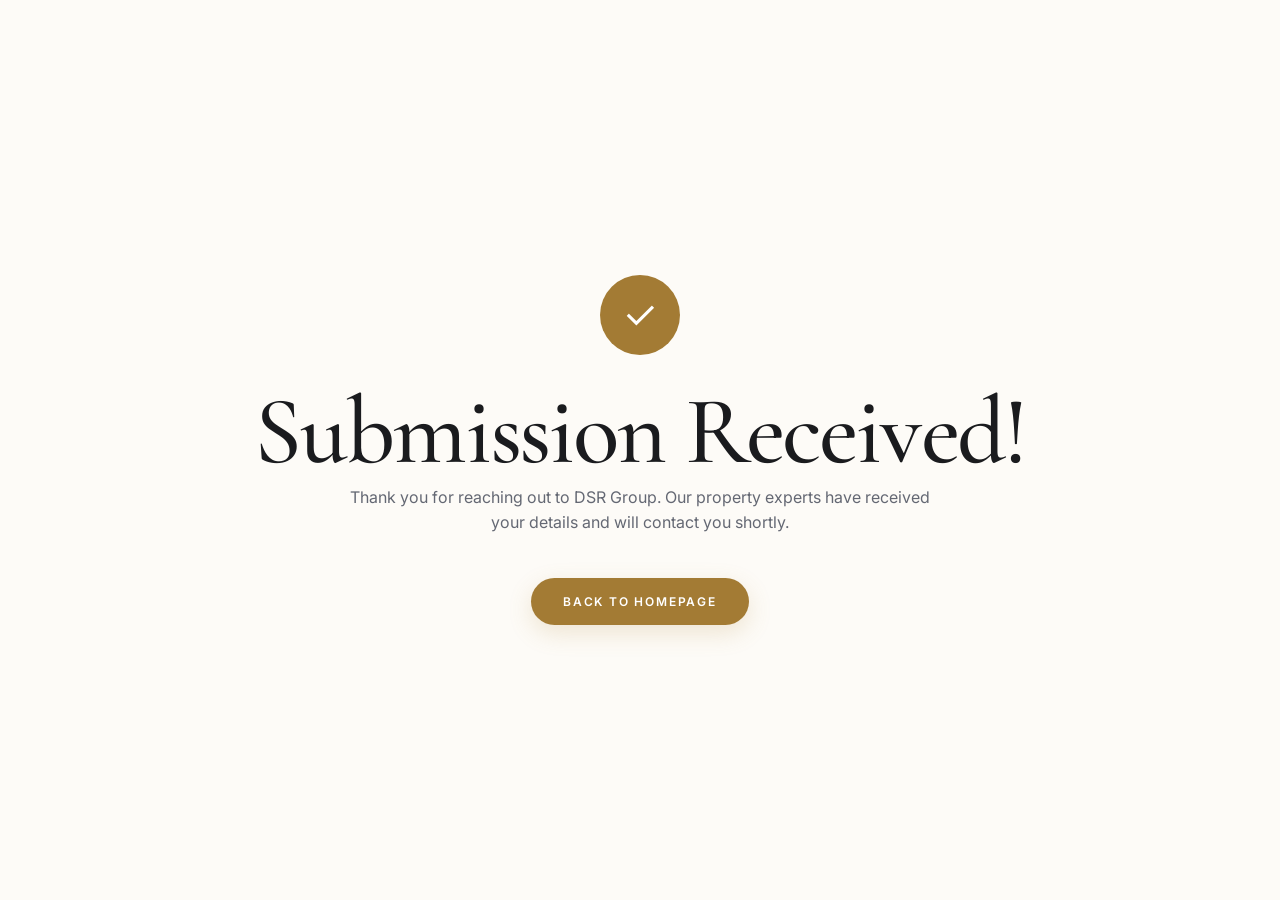
<file: public_html/success.html>
<!DOCTYPE html>
<html lang="en">
<head>
  <meta charset="UTF-8">
  <meta name="viewport" content="width=device-width, initial-scale=1.0">
  <title>Submission Successful | DSR Group</title>
  <link rel="stylesheet" href="styles.css">
  <style>
    .success-container {
      min-height: 100vh;
      display: flex;
      flex-direction: column;
      align-items: center;
      justify-content: center;
      text-align: center;
      padding: 20px;
    }
    .success-icon {
      width: 80px;
      height: 80px;
      background: var(--gold);
      color: white;
      border-radius: 50%;
      display: flex;
      align-items: center;
      justify-content: center;
      font-size: 40px;
      margin-bottom: 24px;
    }
  </style>
</head>
<body>
  <div class="success-container">
    <div class="success-icon">✓</div>
    <h1>Submission Received!</h1>
    <p>Thank you for reaching out to DSR Group. Our property experts have received your details and will contact you shortly.</p>
    <br>
    <a href="/" class="btn btn-gold">Back to Homepage</a>
  </div>
</body>
</html>
</file>
<file: public_html/styles.css>
@import url('https://fonts.googleapis.com/css2?family=Cormorant+Garamond:ital,wght@0,300;0,400;0,500;0,600;1,300;1,400&family=Inter:wght@300;400;500;600&display=swap');

:root {
  /* Color Palette: Airy Luxury (Light Mode) */
  --bg-base: #FDFBF7;
  --bg-surface: #FFFFFF;
  --bg-alt: #F4F1EA;
  
  --gold: #A37B34; /* Darkened slightly for accessibility contrast */
  --gold-bright: #CFA451;
  
  --text-main: #1A1B1E;
  --text-muted: #646873;
  --text-light: #FFFFFF;
  
  --border-light: rgba(0, 0, 0, 0.06);
  --border-gold: rgba(179, 139, 63, 0.3);
  
  /* Typography */
  --font-display: 'Cormorant Garamond', serif;
  --font-body: 'Inter', sans-serif;
  
  /* Spacing */
  --sp-sm: 16px;
  --sp-md: 32px;
  --sp-lg: 64px;
  --sp-xl: 120px;
  
  /* Effects */
  --radius-sm: 4px;
  --radius-md: 12px;
  --radius-lg: 20px;
  
  --shadow-sm: 0 4px 12px rgba(0,0,0,0.04);
  --shadow-md: 0 16px 40px rgba(0,0,0,0.06);
  --shadow-hover: 0 24px 48px rgba(0,0,0,0.1);
  --shadow-glow: 0 8px 24px rgba(179, 139, 63, 0.2);
  
  --glass-bg: rgba(255, 255, 255, 0.9);
  --glass-border: 1px solid rgba(255, 255, 255, 0.6);
  --glass-blur: blur(20px);
  
  /* Transitions */
  --t-fast: 0.2s cubic-bezier(0.25, 0.46, 0.45, 0.94);
  --t-med: 0.4s cubic-bezier(0.16, 1, 0.3, 1);
  --t-slow: 0.8s cubic-bezier(0.16, 1, 0.3, 1);
}

/* RESET & BASE */
*, *::before, *::after { box-sizing: border-box; margin: 0; padding: 0; }
html { font-size: 16px; scroll-behavior: smooth; }
body {
  background-color: var(--bg-base);
  color: var(--text-main);
  font-family: var(--font-body);
  font-weight: 400;
  line-height: 1.6;
  -webkit-font-smoothing: antialiased;
  overflow-x: hidden;
}

/* TYPOGRAPHY */
h1, h2, h3, h4 { font-family: var(--font-display); font-weight: 500; line-height: 1.1; color: var(--text-main); }
h1 { font-size: clamp(3rem, 8vw, 6rem); letter-spacing: -0.02em; }
h2 { font-size: clamp(2.5rem, 5vw, 4rem); letter-spacing: -0.01em; margin-bottom: var(--sp-md); }
h3 { font-size: 1.75rem; }
p { color: var(--text-muted); font-size: 1rem; max-width: 600px; margin-bottom: var(--sp-sm); }

.eyebrow {
  display: inline-flex; align-items: center; gap: 12px;
  font-family: var(--font-body); font-size: 0.75rem; font-weight: 600;
  letter-spacing: 0.2em; text-transform: uppercase; color: var(--gold);
  margin-bottom: 24px;
}
.eyebrow::before { content: ''; display: block; width: 40px; height: 1px; background: var(--gold); }

/* UTILITIES */
.section-pad { padding: var(--sp-xl) 5%; max-width: 1440px; margin: 0 auto; }
.glass-panel {
  background: var(--glass-bg);
  backdrop-filter: var(--glass-blur);
  -webkit-backdrop-filter: var(--glass-blur);
  border: var(--glass-border);
  border-radius: var(--radius-md);
  box-shadow: var(--shadow-md);
}
.surface-panel {
  background: var(--bg-surface);
  border-radius: var(--radius-md);
  box-shadow: var(--shadow-sm);
  border: 1px solid var(--border-light);
}

/* BUTTONS */
.btn {
  display: inline-flex; align-items: center; justify-content: center;
  padding: 14px 32px; border-radius: 100px;
  font-family: var(--font-body); font-size: 0.75rem; font-weight: 600;
  letter-spacing: 0.15em; text-transform: uppercase; text-decoration: none; border: none;
  transition: all var(--t-med); cursor: pointer;
}
.btn-gold {
  background: var(--gold); color: var(--text-light);
  box-shadow: var(--shadow-glow);
}
.btn-gold:hover { background: var(--gold-bright); transform: translateY(-2px); box-shadow: 0 8px 32px rgba(179, 139, 63, 0.3); }
.btn-outline {
  background: transparent; color: var(--text-main);
  border: 1px solid var(--border-light);
}
.btn-outline:hover { border-color: var(--gold); color: var(--gold); background: rgba(179, 139, 63, 0.05); }

/* IMAGES */
img { width: 100%; height: auto; display: block; object-fit: cover; }
.img-wrapper { overflow: hidden; border-radius: var(--radius-md); }

/* HEADER */
#site-header {
  position: fixed; top: 0; left: 0; width: 100%; height: 80px; z-index: 1000;
  display: flex; align-items: center; justify-content: space-between;
  padding: 0 5%; transition: all var(--t-med); border-bottom: 1px solid transparent;
}
#site-header.scrolled {
  background: var(--glass-bg); backdrop-filter: var(--glass-blur);
  border-bottom: 1px solid var(--border-light); box-shadow: var(--shadow-sm);
}
.nav-logo { display: flex; align-items: center; gap: 12px; text-decoration: none; }
.logo-dsr { font-family: var(--font-body); font-weight: 600; font-size: 1.5rem; letter-spacing: 0.1em; color: var(--text-main); }
.logo-sep { width: 1px; height: 24px; background: var(--border-light); }
.logo-group { font-family: var(--font-display); font-weight: 400; font-size: 1.2rem; color: var(--gold); }
.nav-links { display: flex; gap: 40px; }
.nav-links a { 
  font-size: 0.8rem; font-weight: 500; text-transform: uppercase; letter-spacing: 0.1em;
  color: var(--text-muted); text-decoration: none; transition: color var(--t-fast);
  position: relative;
}
.nav-links a::after {
  content: ''; position: absolute; bottom: -6px; left: 0; width: 0; height: 1px;
  background: var(--gold); transition: width var(--t-med);
}
.nav-links a:hover, .nav-links a.active { color: var(--gold); }
.nav-links a:hover::after, .nav-links a.active::after { width: 100%; }

.nav-right { display: flex; align-items: center; gap: 24px; }
.nav-hamburger { display: none; background: none; border: none; cursor: pointer; width: 30px; height: 20px; position: relative; z-index: 1001; }
.nav-hamburger span { position: absolute; left: 0; width: 100%; height: 2px; background: var(--text-main); transition: all var(--t-med); }
.nav-hamburger span:nth-child(1) { top: 0; }
.nav-hamburger span:nth-child(2) { top: 9px; }
.nav-hamburger span:nth-child(3) { top: 18px; }
.nav-open .nav-hamburger span:nth-child(1) { transform: rotate(45deg); top: 9px; }
.nav-open .nav-hamburger span:nth-child(2) { opacity: 0; }
.nav-open .nav-hamburger span:nth-child(3) { transform: rotate(-45deg); top: 9px; }

/* SKIP LINK */
.skip-link { position: absolute; top: -100px; left: 0; background: var(--gold); color: var(--text-light); padding: 12px 24px; z-index: 9999; transition: top var(--t-fast); border-radius: 0 0 8px 0; }
.skip-link:focus { top: 0; }

/* FORMS */
.form-panel { padding: 40px 32px; display: flex; flex-direction: column; gap: 24px; }
.form-panel h3 { font-size: 1.5rem; color: var(--text-main); margin: 0; line-height: 1.2; }
.form-panel p { font-size: 0.85rem; color: var(--text-muted); margin: 0; }
.lead-form { display: flex; flex-direction: column; gap: 16px; }
.form-group { width: 100%; }
.form-group input { 
  width: 100%; padding: 14px 20px; border-radius: var(--radius-sm);
  background: var(--bg-alt); border: 1px solid var(--border-light);
  color: var(--text-main); font-family: var(--font-body); font-size: 0.9rem;
  transition: all var(--t-fast); outline: none;
}
.form-group input::placeholder { color: var(--text-muted); opacity: 0.7; }
.form-group input:focus { border-color: var(--gold); background: var(--bg-surface); box-shadow: 0 0 0 3px rgba(179, 139, 63, 0.1); }
.w-100 { width: 100%; }

/* HERO */
#hero {
  position: relative; 
  min-height: 100vh; 
  padding: 120px 5% 150px; /* Increased bottom padding to 150px to clear stats bar */
  display: flex; 
  align-items: center; 
  justify-content: center; 
  overflow: hidden;
}
.hero-bg-img {
  position: absolute; top: 0; left: 0; width: 100%; height: 100%;
  object-fit: cover; z-index: 0; opacity: 0.2; pointer-events: none;
}
.hero-grid { 
  position: relative; 
  z-index: 5; /* Increased to stay above stats if they overlap on very short screens */
  width: 100%; 
  max-width: 1440px; 
  margin: 0 auto; 
  display: grid; 
  grid-template-columns: 1fr 400px; 
  gap: 80px; 
  align-items: center; 
}
.hero-content { max-width: 700px; }
.hero-content h1 { margin-bottom: 24px; color: var(--text-main); }
.hero-content h1 i { color: var(--gold); font-style: italic; }
.hero-sub { font-size: 1.125rem; margin-bottom: 48px; max-width: 600px; }
.hero-ctas { display: flex; gap: 20px; }

/* STATS */
.hero-stats {
  position: absolute; bottom: 0; left: 0; width: 100%;
  display: flex; justify-content: space-around;
  padding: 32px 5%; border-top: 1px solid var(--border-light);
  background: var(--glass-bg); backdrop-filter: var(--glass-blur); 
  z-index: 4; /* Keeps it above background but below grid */
}
.stat-item { text-align: center; }
.stat-num-row { display: flex; align-items: baseline; justify-content: center; gap: 4px; }
.stat-num { font-family: var(--font-display); font-size: 2.5rem; color: var(--text-main); }
.stat-suffix { font-family: var(--font-display); font-size: 1.5rem; color: var(--gold); }
.stat-label { display: block; font-size: 0.65rem; text-transform: uppercase; letter-spacing: 0.15em; color: var(--text-muted); margin-top: 8px; }

/* MARQUEE */
#trust-bar {
  background: var(--bg-surface); color: var(--text-main); padding: 16px 0; overflow: hidden;
  border-top: 1px solid var(--border-light); border-bottom: 1px solid var(--border-light);
}
.marquee-track { display: flex; gap: 64px; white-space: nowrap; animation: marquee 30s linear infinite; }
@keyframes marquee { 0% { transform: translateX(0); } 100% { transform: translateX(-50%); } }
.marquee-item { font-size: 0.7rem; font-weight: 600; text-transform: uppercase; letter-spacing: 0.2em; display: inline-flex; align-items: center; gap: 64px; }
.marquee-item::after { content: '•'; opacity: 0.2; color: var(--gold); }

/* ABOUT */
#about .about-grid { display: grid; grid-template-columns: 1fr 1fr; gap: 80px; align-items: center; }
.about-img-wrapper { width: 100%; height: 600px; border-radius: var(--radius-lg); overflow: hidden; box-shadow: var(--shadow-md); position: relative; }
.about-img-wrapper img { width: 100%; height: 100%; object-fit: cover; }
.about-year-badge {
  position: absolute; bottom: -20px; right: -20px; background: var(--gold); color: var(--text-light);
  padding: 40px; border-radius: var(--radius-lg); box-shadow: var(--shadow-hover); text-align: center;
}
.about-year { font-family: var(--font-display); font-size: 4rem; line-height: 1; }
.about-year-sub { font-size: 0.75rem; text-transform: uppercase; letter-spacing: 0.15em; margin-top: 8px; font-weight: 600; }

.pillars { display: grid; grid-template-columns: 1fr 1fr; gap: 32px; margin-top: 48px; }
.pillar { padding-left: 20px; border-left: 2px solid var(--border-light); transition: border-color var(--t-fast); }
.pillar:hover { border-color: var(--gold); }
.pillar-text { font-size: 0.9rem; color: var(--text-muted); }

/* PROJECTS */
.filter-tabs { display: flex; flex-wrap: wrap; gap: 16px; margin-bottom: 48px; }
.filter-tab {
  background: transparent; border: 1px solid var(--border-light); color: var(--text-muted);
  padding: 8px 24px; border-radius: 100px; font-size: 0.75rem; text-transform: uppercase; letter-spacing: 0.1em;
  cursor: pointer; transition: all var(--t-fast);
}
.filter-tab:hover, .filter-tab.active { background: var(--text-main); color: var(--text-light); border-color: var(--text-main); }

.projects-grid { display: grid; grid-template-columns: repeat(auto-fill, minmax(350px, 1fr)); gap: 32px; }
.project-card {
  display: flex; flex-direction: column; text-decoration: none;
  background: var(--bg-surface); border-radius: var(--radius-md);
  border: 1px solid var(--border-light); box-shadow: var(--shadow-sm);
  transition: all var(--t-med); overflow: hidden;
}
.project-card:hover { transform: translateY(-8px); border-color: var(--border-gold); box-shadow: var(--shadow-hover); }
.project-img-container { width: 100%; height: 240px; overflow: hidden; position: relative; border-bottom: 1px solid var(--border-light); }
.project-img-container img { width: 100%; height: 100%; object-fit: cover; transition: transform var(--t-slow); }
.project-card:hover .project-img-container img { transform: scale(1.05); }

.project-content { padding: 32px; display: flex; flex-direction: column; flex-grow: 1; position: relative; }
.project-meta { display: flex; justify-content: space-between; align-items: center; margin-bottom: 16px; }
.project-status { font-size: 0.65rem; text-transform: uppercase; letter-spacing: 0.15em; padding: 4px 12px; border-radius: 100px; font-weight: 600;}
.status-ongoing { background: rgba(179, 139, 63, 0.1); color: var(--gold); }
.status-completed { background: rgba(0,0,0,0.05); color: var(--text-main); }
.status-ready { background: rgba(0,0,0,0.05); color: var(--text-muted); }

.project-city { font-size: 0.7rem; color: var(--text-muted); text-transform: uppercase; letter-spacing: 0.1em; }
.project-name { font-size: 1.5rem; margin-bottom: 8px; color: var(--text-main); font-family: var(--font-display); }
.project-type { font-size: 0.85rem; color: var(--gold); margin-bottom: 16px; font-weight: 500;}
.project-location { font-size: 0.85rem; color: var(--text-muted); line-height: 1.5; margin-bottom: 24px; flex-grow: 1; }
.project-rera { font-size: 0.7rem; color: var(--text-muted); opacity: 0.5; margin-top: auto; }

.project-link-icon {
  position: absolute; bottom: 32px; right: 32px; width: 40px; height: 40px;
  border-radius: 50%; border: 1px solid var(--border-light);
  display: flex; align-items: center; justify-content: center;
  color: var(--gold); transition: all var(--t-fast);
}
.project-card:hover .project-link-icon { background: var(--gold); color: var(--text-light); border-color: var(--gold); transform: translateX(4px); }

/* CITIES */
.cities-grid { display: grid; grid-template-columns: repeat(4, 1fr); gap: 24px; }
.city-card { padding: 40px 32px; text-align: center; transition: transform var(--t-fast); }
.city-card:hover { transform: translateY(-4px); border-color: var(--border-gold); box-shadow: var(--shadow-md); }
.city-name { font-size: 2rem; margin-bottom: 16px; color: var(--text-main); font-family: var(--font-display);}
.city-desc { font-size: 0.85rem; color: var(--text-muted); margin-bottom: 32px; }
.city-stat { font-family: var(--font-display); font-size: 3rem; color: var(--gold); line-height: 1; }
.city-stat-label { font-size: 0.65rem; text-transform: uppercase; letter-spacing: 0.15em; color: var(--text-muted); margin-top: 8px; display: block; }

/* WHY DSR */
#why-dsr .why-grid { display: grid; grid-template-columns: 1fr 1fr; gap: 80px; align-items: center;}
.why-img-wrapper { width: 100%; height: 500px; border-radius: var(--radius-lg); overflow: hidden; box-shadow: var(--shadow-md); }
.why-img-wrapper img { width: 100%; height: 100%; object-fit: cover; }
.feature-list { display: flex; flex-direction: column; gap: 24px; }
.feature-item { padding: 32px; transition: all var(--t-fast); }
.feature-item:hover { border-color: var(--border-gold); box-shadow: var(--shadow-md); transform: translateX(8px); }
.feature-title { font-size: 1.25rem; color: var(--text-main); margin-bottom: 12px; display: flex; align-items: center; gap: 16px; font-family: var(--font-display); }
.feature-title::before { content: ''; display: block; width: 8px; height: 8px; border-radius: 50%; background: var(--gold); }
.feature-desc { font-size: 0.9rem; color: var(--text-muted); padding-left: 24px; }

/* FAQ */
.faq-grid { display: grid; grid-template-columns: 400px 1fr; gap: 80px; align-items: start; max-width: 1440px; margin: 0 auto; }
.faq-container { width: 100%; }
.faq-item { border-bottom: 1px solid var(--border-light); }
.faq-item:first-child { border-top: 1px solid var(--border-light); }
.faq-question {
  width: 100%; display: flex; justify-content: space-between; align-items: center;
  padding: 32px 0; background: none; border: none; color: var(--text-main);
  font-family: var(--font-body); font-size: 1.1rem; font-weight: 500; text-align: left; cursor: pointer;
  transition: color var(--t-fast);
}
.faq-question:hover, .faq-question[aria-expanded="true"] { color: var(--gold); }
.faq-icon {
  width: 24px; height: 24px; position: relative;
}
.faq-icon::before, .faq-icon::after {
  content: ''; position: absolute; background: currentColor; transition: transform var(--t-med);
}
.faq-icon::before { top: 11px; left: 4px; width: 16px; height: 2px; }
.faq-icon::after { top: 4px; left: 11px; width: 2px; height: 16px; }
.faq-question[aria-expanded="true"] .faq-icon::after { transform: rotate(90deg); opacity: 0; }
.faq-answer { overflow: hidden; max-height: 0; transition: max-height var(--t-slow); }
.faq-answer-inner { padding-bottom: 32px; color: var(--text-muted); font-size: 0.95rem; line-height: 1.8; }

/* CONTACT CTA */
#contact { text-align: center; position: relative; overflow: hidden; padding: 120px 5%; background: var(--bg-alt); }
.contact-inner { position: relative; z-index: 1; max-width: 800px; margin: 0 auto; display: flex; flex-direction: column; align-items: center; gap: 32px; }
.contact-phones { display: flex; gap: 48px; justify-content: center; flex-wrap: wrap; margin: 24px 0; }
.contact-phone { font-family: var(--font-display); font-size: clamp(2rem, 4vw, 3.5rem); color: var(--text-main); text-decoration: none; transition: color var(--t-fast); }
.contact-phone:hover { color: var(--gold); }

/* FOOTER */
footer { background: var(--text-main); color: var(--text-light); padding: 80px 5% 32px; }
.footer-grid { display: grid; grid-template-columns: 2fr 1fr 1fr 1.5fr; gap: 64px; max-width: 1440px; margin: 0 auto 64px; }
.footer-col .logo-dsr { color: var(--text-light); }
.footer-col .logo-sep { background: rgba(255,255,255,0.2); }
.footer-heading { font-size: 0.75rem; text-transform: uppercase; letter-spacing: 0.15em; color: var(--text-light); margin-bottom: 24px; }
.footer-text { font-size: 0.85rem; color: rgba(255,255,255,0.6); margin-bottom: 16px; }
.footer-links { display: flex; flex-direction: column; gap: 16px; }
.footer-links a { font-size: 0.85rem; color: rgba(255,255,255,0.6); text-decoration: none; transition: color var(--t-fast); }
.footer-links a:hover { color: var(--gold); }
.social-links { display: flex; gap: 16px; margin-top: 32px; }
.social-links a { width: 40px; height: 40px; border-radius: 50%; border: 1px solid rgba(255,255,255,0.2); display: flex; align-items: center; justify-content: center; color: rgba(255,255,255,0.6); transition: all var(--t-fast); }
.social-links a:hover { border-color: var(--gold); color: var(--gold); background: rgba(179, 139, 63, 0.1); }

.footer-bottom { border-top: 1px solid rgba(255,255,255,0.1); padding-top: 32px; display: flex; justify-content: space-between; align-items: center; max-width: 1440px; margin: 0 auto; flex-wrap: wrap; gap: 16px; }
.footer-bottom p { margin: 0; font-size: 0.75rem; color: rgba(255,255,255,0.5);}
.footer-badges { display: flex; gap: 12px; }
.footer-badge { padding: 4px 12px; border: 1px solid rgba(255,255,255,0.2); border-radius: 100px; font-size: 0.65rem; color: rgba(255,255,255,0.6); }

/* SCROLL REVEAL */
.reveal { opacity: 0; transform: translateY(40px); transition: all 0.8s cubic-bezier(0.16, 1, 0.3, 1); }
.reveal.visible { opacity: 1; transform: translateY(0); }

/* WHATSAPP */
.whatsapp-fab { position: fixed; bottom: 32px; right: 32px; width: 60px; height: 60px; background: #25D366; border-radius: 50%; display: flex; align-items: center; justify-content: center; color: white; box-shadow: 0 8px 24px rgba(37,211,102,0.4); z-index: 1000; transition: transform var(--t-fast); }
.whatsapp-fab:hover { transform: scale(1.1); }
.whatsapp-fab svg { width: 32px; height: 32px; fill: currentColor; }

/* RESPONSIVE */
@media (max-width: 1200px) {
  .hero-stats { position: relative; background: transparent; padding: 48px 0 0; border-top: none; flex-wrap: wrap; gap: 32px; }
  .cities-grid { grid-template-columns: repeat(2, 1fr); }
  #about .about-grid, #why-dsr .why-grid { grid-template-columns: 1fr; gap: 48px; }
  .hero-grid { grid-template-columns: 1fr; gap: 48px; }
  .faq-grid { grid-template-columns: 1fr; gap: 48px; }
  .hero-form-wrapper, .faq-form-wrapper { width: 100%; max-width: 500px; margin: 0 auto; }
}

@media (max-width: 992px) {
  .footer-grid { grid-template-columns: 1fr 1fr; gap: 48px; }
  .projects-grid { grid-template-columns: repeat(2, 1fr); }
}

@media (max-width: 768px) {
  :root { --sp-xl: 80px; }
  .nav-links, .nav-right .btn { display: none; }
  .nav-hamburger { display: block; }
  .nav-hamburger span { background: var(--text-main); }
  .nav-links.nav-open {
    display: flex; flex-direction: column; position: absolute; top: 100%; left: 0; width: 100%;
    background: var(--bg-surface); padding: 32px 5%; border-bottom: 1px solid var(--border-light);
    box-shadow: var(--shadow-md);
  }
  
  .hero-content h1 { font-size: 2.5rem; }
  .stat-num { font-size: 2rem; }
  .projects-grid { grid-template-columns: 1fr; }
  .cities-grid { grid-template-columns: 1fr; }
  .footer-grid { grid-template-columns: 1fr; }
  .contact-phones { flex-direction: column; gap: 16px; }
  .about-year-badge { bottom: 0; right: 0; padding: 20px; border-radius: 0; }
  .about-year { font-size: 3rem; }
}
/* MODAL */
.modal {
  position: fixed;
  top: 0;
  left: 0;
  width: 100%;
  height: 100%;
  z-index: 2000;
  display: flex;
  align-items: center;
  justify-content: center;
  visibility: hidden;
  opacity: 0;
  transition: all var(--t-med);
}

.modal.active {
  visibility: visible;
  opacity: 1;
}

.modal-overlay {
  position: absolute;
  top: 0;
  left: 0;
  width: 100%;
  height: 100%;
  background: rgba(26, 27, 30, 0.4);
  backdrop-filter: blur(8px);
  -webkit-backdrop-filter: blur(8px);
}

.modal-container {
  position: relative;
  width: 90%;
  max-width: 500px;
  background: var(--bg-surface);
  border-radius: var(--radius-md);
  padding: var(--sp-lg);
  box-shadow: var(--shadow-hover);
  transform: translateY(20px);
  transition: transform var(--t-med);
  z-index: 2;
}

.modal.active .modal-container {
  transform: translateY(0);
}

.modal-close {
  position: absolute;
  top: 20px;
  right: 20px;
  width: 32px;
  height: 32px;
  background: var(--bg-alt);
  border-radius: 50%;
  display: flex;
  align-items: center;
  justify-content: center;
  font-size: 24px;
  line-height: 1;
  color: var(--text-main);
  cursor: pointer;
  transition: all var(--t-fast);
}

.modal-close:hover {
  background: var(--gold);
  color: var(--text-light);
}

.modal-content h2 {
  font-size: 2.5rem;
  margin-bottom: 8px;
}

.modal-content p {
  font-size: 0.9rem;
  margin-bottom: 32px;
}

.modal-form {
  display: flex;
  flex-direction: column;
  gap: 16px;
}

.modal-form .form-group input {
  width: 100%;
  padding: 16px 20px;
  background: var(--bg-alt);
  border: 1px solid var(--border-light);
  border-radius: var(--radius-sm);
  font-family: var(--font-body);
  font-size: 0.9rem;
  transition: all var(--t-fast);
}

.modal-form .form-group input:focus {
  outline: none;
  border-color: var(--gold);
  background: var(--bg-surface);
  box-shadow: var(--shadow-sm);
}

.w-full { width: 100%; }

@media (max-width: 768px) {
  .modal-container {
    padding: var(--sp-md);
  }
  .modal-content h2 {
    font-size: 2rem;
  }
}

/* SUSTAINABILITY */
.sustainability-grid {
  display: grid;
  grid-template-columns: 1.2fr 1fr;
  gap: var(--sp-lg);
  align-items: center;
}

.sust-features {
  display: flex;
  flex-direction: column;
  gap: var(--sp-md);
  margin-top: var(--sp-md);
}

.sust-feature {
  display: flex;
  gap: 20px;
}

.sust-icon {
  font-size: 1.5rem;
  flex-shrink: 0;
  margin-top: 4px;
}

.sust-feature h4 {
  font-family: var(--font-body);
  font-size: 1rem;
  font-weight: 600;
  margin-bottom: 4px;
}

.sust-feature p {
  font-size: 0.85rem;
  margin-bottom: 0;
}

.sust-image img {
  width: 100%;
  height: 100%;
  object-fit: cover;
}

/* AWARDS */
.awards-header {
  text-align: center;
  margin-bottom: var(--sp-lg);
}

.awards-header .eyebrow {
  justify-content: center;
}

.awards-grid {
  display: grid;
  grid-template-columns: repeat(4, 1fr);
  gap: var(--sp-md);
}

.award-card {
  padding: var(--sp-md);
  text-align: center;
  transition: all var(--t-med);
}

.award-card:hover {
  transform: translateY(-8px);
  border-color: var(--gold);
}

.award-year {
  font-family: var(--font-display);
  font-size: 2.5rem;
  color: var(--gold);
  margin-bottom: 12px;
  line-height: 1;
}

.award-title {
  font-family: var(--font-body);
  font-size: 0.95rem;
  font-weight: 600;
  margin-bottom: 4px;
}

.award-org {
  font-size: 0.75rem;
  color: var(--text-muted);
  text-transform: uppercase;
  letter-spacing: 0.05em;
}

@media (max-width: 1024px) {
  .awards-grid { grid-template-columns: repeat(2, 1fr); }
  .sustainability-grid { grid-template-columns: 1fr !important; gap: 48px; }
  .sust-image { order: -1 !important; }
  .sust-content { padding-left: 0 !important; }
}

@media (max-width: 480px) {
  .awards-grid { grid-template-columns: 1fr; }
}

/* FORM UPDATES */
.phone-group {
  display: flex;
  align-items: stretch;
  gap: 0;
  border: 1px solid var(--border-light);
  border-radius: var(--radius-sm);
  background: var(--bg-alt);
  overflow: hidden;
  transition: all var(--t-fast);
  margin-bottom: 16px;
  height: 50px; /* Consistent height */
}

.country-code {
  width: 85px;
  min-width: 85px;
  padding: 0 8px;
  background: transparent;
  border: none;
  border-right: 1px solid var(--border-light);
  font-family: var(--font-body);
  font-size: 0.85rem;
  color: var(--text-main);
  cursor: pointer;
  outline: none;
  -webkit-appearance: none;
  appearance: none;
}

.phone-group input {
  flex: 1;
  border: none !important;
  background: transparent !important;
  box-shadow: none !important;
  margin-bottom: 0 !important;
}

.modal-form .phone-group {
  margin-bottom: 0; /* Let form-group handle it */
}
</file>
<file: public_html/address/styles.css>
:root {
  --charcoal: #1A1B1E;
  --charcoal-mid: #334155;
  --charcoal-light: #64748b;
  --cream: #FDFBF7;
  --warm-white: #ffffff;
  --bg-base: #FDFBF7;
  --bg-alt: #F4F1EA;
  --gold: #A37B34;
  --gold-light: #CFA451;
  --gold-pale: #fef3c7;
  --dsr-red: #dc2626;
  --muted: #646873;
  --border-light: rgba(26, 27, 30, 0.08);
  --border-dark: rgba(26, 27, 30, 0.04);
  --transition: 0.4s cubic-bezier(0.16, 1, 0.3, 1);
  --glass-bg: rgba(255, 255, 255, 0.9);
  --glass-blur: blur(20px);
}

/* Base Styles */
* {
  box-sizing: border-box;
  margin: 0;
  padding: 0;
  border-radius: 0;
  box-shadow: none !important;
  background-image: none; /* Enforce zero gradients */
}

html {
  scroll-behavior: smooth;
}

body {
  font-family: 'DM Sans', sans-serif;
  font-weight: 300;
  font-size: 15px;
  line-height: 1.75;
  color: var(--muted);
  background: var(--warm-white);
  -webkit-font-smoothing: antialiased;
}

h1, h2, h3, h4, h5, h6 {
  color: var(--charcoal);
  margin-bottom: 16px;
}

h1 {
  font-family: 'Cormorant Garamond', serif;
  font-weight: 300;
  font-size: clamp(56px, 8vw, 96px);
  line-height: 0.92;
  letter-spacing: -0.02em;
}

h2 {
  font-family: 'Cormorant Garamond', serif;
  font-weight: 300;
  font-size: clamp(36px, 5vw, 64px);
  line-height: 1.05;
}

h3 {
  font-family: 'Cormorant Garamond', serif;
  font-weight: 400;
  font-size: 28px;
  line-height: 1.2;
}

a {
  text-decoration: none;
  color: inherit;
  transition: var(--transition);
}

ul, ol {
  list-style: none;
}

button {
  background: transparent;
  border: none;
  cursor: pointer;
  font-family: inherit;
  color: inherit;
}

section {
  padding: 96px 64px;
  opacity: 0;
  transform: translateY(20px);
  transition: opacity 0.65s ease, transform 0.65s ease;
}

section.visible {
  opacity: 1;
  transform: translateY(0);
}

section#hero {
  opacity: 1;
  transform: none; /* Hero always visible */
}

.section-eyebrow {
  font-family: 'DM Sans', sans-serif;
  font-size: 11px;
  font-weight: 400;
  letter-spacing: 0.25em;
  text-transform: uppercase;
  color: var(--gold);
  display: flex;
  align-items: center;
  gap: 14px;
  margin-bottom: 16px;
}

.section-eyebrow::before {
  content: '';
  display: block;
  width: 28px;
  height: 0.5px;
  background: var(--gold);
  flex-shrink: 0;
}

.skip-link {
  position: absolute;
  top: -40px;
  left: 0;
  background: var(--gold);
  color: var(--charcoal);
  padding: 8px;
  z-index: 9999;
  transition: top 0.3s;
}

.skip-link:focus {
  top: 0;
}

.btn-primary, .btn-outline, .btn-dark {
  display: inline-flex;
  align-items: center;
  justify-content: center;
  padding: 14px 28px;
  font-size: 13px;
  text-transform: uppercase;
  letter-spacing: 0.1em;
  font-weight: 400;
  border: 0.5px solid transparent;
  transition: var(--transition);
}

.btn-primary {
  background: var(--gold);
  color: var(--charcoal);
  border-color: var(--gold);
}
.btn-primary:hover {
  background: var(--charcoal);
  color: var(--gold);
}

.btn-outline {
  background: transparent;
  border-color: var(--gold);
  color: var(--gold);
}
.btn-outline:hover {
  background: var(--gold);
  color: var(--charcoal);
}

.btn-dark {
  background: var(--charcoal);
  color: var(--warm-white);
  border-color: var(--charcoal);
}
.btn-dark:hover {
  background: transparent;
  color: var(--charcoal);
  border-color: var(--charcoal);
}

/* HEADER */
#site-header {
  height: auto;
  position: fixed;
  width: 100%;
  top: 20px;
  left: 0;
  z-index: 1000;
  background: transparent;
  transition: all 0.4s ease;
  display: flex;
  align-items: center;
  padding: 0 40px;
}

#site-header.scrolled {
  top: 10px;
}

#site-header.scrolled nav {
  background: rgba(255, 255, 255, 0.95);
  box-shadow: 0 15px 50px rgba(0, 0, 0, 0.1);
}

#site-header nav {
  background: rgba(253, 251, 247, 0.85);
  backdrop-filter: blur(15px);
  -webkit-backdrop-filter: blur(15px);
  border: 1px solid rgba(163, 123, 52, 0.15);
  border-radius: 100px;
  padding: 12px 32px;
  box-shadow: 0 10px 40px rgba(0, 0, 0, 0.06);
  display: flex;
  align-items: center;
  justify-content: space-between;
  width: 100%;
}

.nav-logo {
  display: flex;
  align-items: center;
  gap: 12px;
}

.logo-dsr {
  color: var(--dsr-red);
  font-family: 'DM Sans', sans-serif;
  font-weight: 500;
  font-size: 20px;
  letter-spacing: 0.18em;
}

.logo-sep {
  width: 0.5px;
  height: 20px;
  background: var(--border-dark);
}

.logo-project {
  font-family: 'Cormorant Garamond', serif;
  font-weight: 300;
  font-size: 18px;
  color: var(--charcoal);
}

.nav-links {
  display: flex;
  gap: 32px;
}

.nav-links a {
  font-family: 'DM Sans', sans-serif;
  font-weight: 500;
  font-size: 11px;
  text-transform: uppercase;
  letter-spacing: 0.12em;
  color: var(--text-muted);
}

.nav-links a:hover {
  color: var(--gold-light);
}

.nav-cta {
  border: 0.5px solid var(--gold);
  color: var(--gold);
  padding: 10px 22px;
  font-size: 11px;
  text-transform: uppercase;
  letter-spacing: 0.12em;
}

.nav-cta:hover {
  background: var(--gold);
  color: var(--charcoal);
}

.nav-hamburger {
  display: none;
  flex-direction: column;
  gap: 4px;
  width: 24px;
}

.nav-hamburger span {
  display: block;
  width: 100%;
  height: 1px;
  background: var(--gold);
  transition: var(--transition);
}

/* HERO */
#hero {
  height: 100vh;
  background: var(--bg-base);
  padding: 0;
  display: flex;
  flex-direction: column;
  position: relative;
  overflow: hidden;
}

.hero-bg-slider {
  position: absolute;
  top: 0; left: 0; width: 100%; height: 100%;
  z-index: 1;
}

.hero-bg-slider::after {
  content: '';
  position: absolute;
  top: 0; left: 0; width: 100%; height: 100%;
  background: linear-gradient(90deg, rgba(253, 251, 247, 0.9) 0%, rgba(253, 251, 247, 0.5) 50%, rgba(253, 251, 247, 0.2) 100%);
}

.hero-slide {
  position: absolute;
  top: 0; left: 0; width: 100%; height: 100%;
  background-size: cover;
  background-position: center;
  opacity: 0;
  transition: opacity 1.5s ease-in-out, transform 8s linear;
  transform: scale(1.05);
  will-change: opacity, transform;
}

.hero-slide.active {
  opacity: 1;
  transform: scale(1);
}

.hero-inner {
  padding: 80px 64px;
  flex: 1;
  display: flex;
  align-items: center;
  justify-content: space-between;
  gap: 64px;
  position: relative;
  z-index: 2;
}

.hero-content {
  flex: 1;
  max-width: 600px;
}

.hero-form-wrapper {
  flex: 0 0 400px;
}

.hero-inner h1 {
  color: var(--charcoal);
  margin-top: 24px;
  margin-bottom: 32px;
  font-weight: 500;
  letter-spacing: -0.01em;
}

.hero-inner h1 em {
  font-style: italic;
  color: var(--gold-light);
}

.hero-sub {
  color: var(--charcoal-mid);
  max-width: 600px;
  font-size: 1.1rem;
  font-weight: 400;
  margin-bottom: 48px;
}

.hero-ctas {
  display: flex;
  gap: 16px;
}

.hero-stats {
  display: grid;
  grid-template-columns: repeat(4, 1fr);
  border-top: 1px solid var(--border-light);
  background: var(--warm-white);
  position: relative;
  z-index: 2;
}

.stat-item {
  padding: 32px 64px;
  border-right: 1px solid var(--border-light);
  display: flex;
  flex-direction: column;
}

.stat-item:last-child {
  border-right: none;
}

.stat-num {
  font-family: 'Cormorant Garamond', serif;
  font-size: 48px;
  color: var(--charcoal);
  line-height: 1;
}

.stat-suffix {
  font-family: 'Cormorant Garamond', serif;
  font-size: 24px;
  color: var(--gold-light);
}

.stat-label {
  font-family: 'DM Sans', sans-serif;
  font-size: 11px;
  text-transform: uppercase;
  letter-spacing: 0.1em;
  color: var(--muted);
  margin-top: 8px;
}

@keyframes fadeUp {
  from { opacity: 0; transform: translateY(28px); }
  to   { opacity: 1; transform: translateY(0); }
}

.hero-content .section-eyebrow { animation: fadeUp 0.7s ease both; animation-delay: 0.1s; }
.hero-content h1               { animation: fadeUp 0.7s ease both; animation-delay: 0.25s; }
.hero-content .hero-sub        { animation: fadeUp 0.7s ease both; animation-delay: 0.45s; }
.hero-content .hero-ctas       { animation: fadeUp 0.7s ease both; animation-delay: 0.65s; }
.hero-form-wrapper             { animation: fadeUp 0.7s ease both; animation-delay: 0.85s; }

/* SCROLLING GALLERY */
.scrolling-gallery-section {
  width: 100%;
  overflow: hidden;
  background: var(--bg-alt);
  padding: 24px 0;
  border-top: 1px solid var(--border-light);
}

.scrolling-track {
  display: flex;
  width: max-content;
  animation: scrollMarquee 30s linear infinite;
  gap: 24px;
  padding: 0 12px;
  will-change: transform;
}

.scrolling-track:hover {
  animation-play-state: paused;
}

.scrolling-track img {
  height: 300px;
  width: auto;
  object-fit: cover;
  border: 1px solid var(--border-light);
}

@keyframes scrollMarquee {
  0% { transform: translateX(0); }
  100% { transform: translateX(calc(-50% - 12px)); }
}

/* SITE PLAN */
#siteplan {
  background: var(--warm-white);
}

.siteplan-container {
  display: flex;
  gap: 64px;
}

.siteplan-map {
  width: 65%;
  border: 0.5px solid var(--border-light);
  background: #F4F0E8;
  position: relative;
}

.siteplan-legend {
  width: 35%;
}

.tower-fp {
  cursor: pointer;
  transition: var(--transition);
}

.tower-fp rect:first-child {
  transition: stroke 0.3s;
}

.tower-fp:hover rect:first-child {
  stroke: var(--warm-white);
}

.legend-group {
  margin-bottom: 32px;
}

.legend-group h3 {
  font-size: 18px;
  margin-bottom: 16px;
}

.legend-item {
  display: flex;
  align-items: center;
  gap: 12px;
  margin-bottom: 8px;
  font-size: 13px;
}

.swatch {
  display: block;
  width: 16px;
  height: 16px;
}

.swatch-line {
  display: block;
  width: 16px;
  height: 0;
}

.legend-note {
  border-left: 0.5px solid var(--gold);
  padding-left: 16px;
  margin-top: 48px;
  font-size: 12px;
}

/* TOWERS */
#towers {
  background: var(--bg-base);
  color: var(--charcoal);
}

#towers h2, #towers h3 {
  color: var(--charcoal);
}

.towers-grid {
  display: grid;
  grid-template-columns: repeat(3, 1fr);
  gap: 1px;
  background: var(--border-light);
  border: 1px solid var(--border-light);
  margin-top: 48px;
}

.tower-card {
  background: var(--warm-white);
  padding: 48px 32px;
  display: flex;
  flex-direction: column;
}

.tower-eyebrow {
  font-size: 11px;
  text-transform: uppercase;
  letter-spacing: 0.15em;
  color: var(--gold);
  margin-bottom: 16px;
}

.tower-card h3 {
  font-size: 24px;
  margin-bottom: 24px;
}

.tower-type {
  font-weight: 400;
  color: var(--charcoal);
  margin-bottom: 8px;
}

.tower-size {
  color: var(--muted);
  font-size: 13px;
  margin-bottom: 32px;
}

.tower-footer {
  margin-top: auto;
  font-size: 12px;
  color: var(--muted);
  padding-top: 24px;
  border-top: 1px solid var(--border-light);
}

.tower-card--exclusive {
  border-left: 2px solid var(--dsr-red);
}

.tower-card--exclusive .tower-eyebrow {
  color: var(--dsr-red);
}

.tower-card--gold {
  background: var(--bg-alt);
  border: 1px solid var(--gold);
  justify-content: center;
  align-items: center;
  text-align: center;
}

.tower-card--gold p {
  font-family: 'Cormorant Garamond', serif;
  font-size: 24px;
  color: var(--gold);
  margin-bottom: 12px;
}

/* PRICING */
#pricing {
  background: var(--cream);
}

.pricing-grid {
  display: grid;
  grid-template-columns: repeat(3, 1fr);
  gap: 24px;
  margin-top: 48px;
  margin-bottom: 32px;
}

.price-card {
  border: 0.5px solid var(--border-light);
  padding: 40px;
  background: var(--warm-white);
  position: relative;
}

.price-card--featured {
  border-color: var(--gold);
}

.price-badge {
  position: absolute;
  top: -12px;
  left: 40px;
  background: var(--warm-white);
  border: 0.5px solid var(--gold);
  color: var(--gold);
  font-size: 10px;
  text-transform: uppercase;
  padding: 4px 12px;
  letter-spacing: 0.1em;
}

.price-card h3 {
  font-family: 'DM Sans', sans-serif;
  font-size: 16px;
  font-weight: 500;
  text-transform: uppercase;
  letter-spacing: 0.1em;
  margin-bottom: 8px;
}

.price-size {
  font-family: 'Cormorant Garamond', serif;
  font-size: 32px;
  color: var(--charcoal);
  margin-bottom: 24px;
}

.price-size span {
  font-family: 'DM Sans', sans-serif;
  font-size: 12px;
  color: var(--muted);
}

.price-details {
  list-style: none;
  margin-bottom: 32px;
  border-top: 0.5px solid var(--border-light);
  padding-top: 24px;
}

.price-details li {
  font-size: 13px;
  margin-bottom: 12px;
  display: flex;
  justify-content: space-between;
}

.price-details span {
  color: var(--charcoal);
}

.price-amount {
  font-family: 'Cormorant Garamond', serif;
  font-size: 36px;
  color: var(--gold);
  margin-bottom: 8px;
}

.price-note {
  font-size: 11px;
  color: var(--muted);
}

.charges-strip {
  display: grid;
  grid-template-columns: 1fr 1fr;
  gap: 16px 32px;
  border: 0.5px solid var(--border-light);
  padding: 24px 32px;
  background: var(--warm-white);
  margin-bottom: 32px;
}

.charges-strip p {
  font-size: 12px;
  display: flex;
  justify-content: space-between;
}

.rera-link {
  display: block;
  text-align: center;
  font-size: 11px;
  color: var(--gold);
  margin-top: 16px;
}

/* FLOORPLANS */
#floorplans {
  background: var(--warm-white);
  padding-top: 64px;
  padding-bottom: 64px;
}

.fp-tabs {
  display: flex;
  gap: 32px;
  border-bottom: 0.5px solid var(--border-light);
  margin-bottom: 48px;
}

.fp-tab {
  padding: 16px 0;
  font-size: 14px;
  color: var(--muted);
  border-bottom: 2px solid transparent;
  text-transform: uppercase;
  letter-spacing: 0.1em;
}

.fp-tab.active {
  color: var(--gold);
  border-bottom-color: var(--gold);
}

.fp-panel.hidden {
  display: none;
}

.fp-svg-container {
  border: 0.5px solid var(--border-light);
  background: var(--cream);
  padding: 24px;
  display: flex;
  justify-content: center;
  align-items: center;
  max-height: 50vh;
}

.fp-svg-container svg {
  width: 100%;
  height: 100%;
  max-width: 340px;
  max-height: 340px;
}

.fp-unit {
  cursor: pointer;
  transition: opacity 0.3s;
}

.fp-unit:hover {
  opacity: 0.8;
}

/* AMENITIES */
#amenities {
  background: var(--cream);
}

.amenities-header {
  display: flex;
  justify-content: space-between;
  align-items: flex-end;
  margin-bottom: 64px;
}

.amenities-number {
  font-family: 'Cormorant Garamond', serif;
  font-size: 120px;
  line-height: 0.8;
  color: var(--gold-pale);
}

.amenities-grid {
  display: grid;
  grid-template-columns: repeat(4, 1fr);
  gap: 0;
  border-top: 0.5px solid var(--border-light);
  border-left: 0.5px solid var(--border-light);
}

.amenity-tile {
  padding: 32px 24px;
  border-right: 0.5px solid var(--border-light);
  border-bottom: 0.5px solid var(--border-light);
  transition: 0.2s;
  background: var(--warm-white);
}

.amenity-tile:hover {
  background: var(--cream);
  border-color: var(--gold);
}

.amenity-icon {
  width: 24px;
  height: 24px;
  color: var(--gold);
  margin-bottom: 24px;
}

.amenity-tile h3 {
  font-family: 'DM Sans', sans-serif;
  font-size: 14px;
  font-weight: 500;
  margin-bottom: 8px;
}

.amenity-tile p {
  font-size: 12px;
  line-height: 1.5;
}

.amenities-footer {
  text-align: center;
  margin-top: 48px;
  font-size: 11px;
  letter-spacing: 0.15em;
  text-transform: uppercase;
  color: var(--gold);
}

/* LOCATION */
#location {
  background: var(--bg-base);
  color: var(--charcoal);
}

#location h2, #location h3 {
  color: var(--charcoal);
}

.location-container {
  display: flex;
  gap: 64px;
}

.location-map {
  width: 50%;
  border: 1px solid var(--border-light);
}

.location-content {
  width: 50%;
}

.location-table {
  width: 100%;
  border-collapse: collapse;
  margin-top: 48px;
}

.location-table tr {
  border-bottom: 1px solid var(--border-light);
}

.location-table td {
  padding: 20px 0;
}

.location-landmark {
  font-size: 13px;
  color: var(--muted);
}

.location-distance {
  font-family: 'Cormorant Garamond', serif;
  font-size: 22px;
  color: var(--gold);
  text-align: right;
}

/* DEVELOPER */
#developer {
  background: var(--warm-white);
}

.dev-container {
  display: flex;
  gap: 64px;
}

.dev-left, .dev-right {
  width: 50%;
}

.dev-stats-grid {
  display: grid;
  grid-template-columns: 1fr 1fr;
  gap: 32px;
  margin-top: 48px;
}

.dev-stat {
  border-left: 2px solid var(--gold);
  padding-left: 18px;
}

.dev-stat-num {
  display: block;
  font-family: 'Cormorant Garamond', serif;
  font-size: 42px;
  color: var(--charcoal);
  line-height: 1;
  margin-bottom: 8px;
}

.dev-stat-label {
  font-size: 11px;
  text-transform: uppercase;
  color: var(--muted);
  letter-spacing: 0.1em;
}

.dev-entities {
  display: grid;
  grid-template-columns: repeat(3, 1fr);
  gap: 8px;
  margin-bottom: 32px;
}

.dev-entity {
  border: 0.5px solid var(--border-light);
  padding: 16px;
  font-size: 12px;
  text-align: center;
}

.dev-entity.wide {
  grid-column: span 3;
}

.dev-badges {
  display: flex;
  gap: 12px;
  flex-wrap: wrap;
}

.dev-badge {
  border: 0.5px solid var(--border-light);
  padding: 5px 12px;
  font-size: 10px;
  color: var(--muted);
  border-radius: 100px !important; /* Exception for pill shape */
}

/* FAQ */
#faq {
  background: var(--cream);
}

.faq-layout {
  display: flex;
  gap: 64px;
  align-items: flex-start;
}

.faq-form-wrapper {
  flex: 0 0 400px;
  position: sticky;
  top: 100px;
}

.faq-container {
  flex: 1;
}

.faq-list {
  margin-top: 48px;
}

/* LEAD FORM STYLING */
.lead-form {
  background: var(--warm-white);
  border: 1px solid var(--border-light);
  box-shadow: 0 16px 48px rgba(0,0,0,0.08) !important;
  padding: 40px;
  display: flex;
  flex-direction: column;
  gap: 16px;
}

.lead-form h3 {
  color: var(--charcoal);
  font-family: 'Cormorant Garamond', serif;
  font-size: 32px;
  margin-bottom: 4px;
}

.lead-form p {
  color: var(--muted);
  font-size: 14px;
  margin-bottom: 16px;
}

.lead-form input {
  width: 100%;
  padding: 16px;
  background: var(--bg-alt);
  border: 1px solid var(--border-light);
  color: var(--charcoal);
  font-family: inherit;
  font-size: 14px;
  transition: var(--transition);
}

.lead-form input:focus {
  outline: none;
  border-color: var(--gold);
  background: rgba(255, 255, 255, 0.08);
}

.lead-form input::placeholder {
  color: var(--muted);
  opacity: 0.5;
}

.lead-form button {
  margin-top: 8px;
  width: 100%;
}

.lead-form--light {
  background: var(--warm-white);
  border-color: var(--border-light);
  backdrop-filter: none;
  -webkit-backdrop-filter: none;
}

.lead-form--light h3 {
  color: var(--charcoal);
}

.lead-form--light p {
  color: var(--muted);
}

.lead-form--light input {
  background: var(--cream);
  border-color: var(--border-light);
  color: var(--charcoal);
}

.lead-form--light input::placeholder {
  color: rgba(0, 0, 0, 0.4);
}

.faq-item {
  border-bottom: 0.5px solid var(--border-light);
}

.faq-question {
  width: 100%;
  text-align: left;
  padding: 24px 0;
  font-size: 16px;
  font-weight: 500;
  display: flex;
  justify-content: space-between;
  align-items: center;
  color: var(--charcoal);
}

.faq-chevron {
  transition: transform 0.3s ease;
  font-size: 20px;
  color: var(--gold);
}

.faq-answer {
  padding-bottom: 24px;
  font-size: 14px;
  line-height: 1.6;
}

.faq-answer[hidden] {
  display: none;
}

/* CONTACT CTA */
#contact {
  background: var(--gold);
  padding: 80px 64px;
  display: flex;
  justify-content: space-between;
  align-items: center;
}

#contact h2 {
  color: var(--charcoal);
  margin-bottom: 8px;
}

#contact h2 em {
  font-style: italic;
}

.contact-sub {
  color: rgba(28, 26, 23, 0.6);
  font-size: 15px;
}

.contact-right {
  display: flex;
  align-items: center;
  gap: 32px;
}

.contact-phone {
  font-family: 'Cormorant Garamond', serif;
  font-size: 52px;
  color: var(--charcoal);
}

.contact-email {
  font-size: 13px;
  color: rgba(28, 26, 23, 0.55);
}

/* FOOTER */
footer {
  background: var(--bg-alt);
  color: var(--charcoal);
  padding: 60px 64px 30px;
  border-top: 1px solid var(--border-light);
}

.footer-grid {
  display: grid;
  grid-template-columns: repeat(3, 1fr);
  gap: 48px;
  margin-bottom: 64px;
}

.footer-logo {
  display: flex;
  align-items: center;
  gap: 12px;
  margin-bottom: 24px;
}

.footer-logo .logo-project {
  font-size: 16px;
}

footer address {
  font-style: normal;
  font-size: 13px;
  color: var(--muted);
  margin-bottom: 24px;
  line-height: 1.6;
}

footer a {
  display: block;
  color: var(--muted);
  margin-bottom: 8px;
  font-size: 13px;
}

footer a:hover {
  color: var(--gold);
}

.rera-footer {
  margin-top: 24px;
  font-size: 11px;
  color: var(--gold);
}

.footer-nav a {
  font-size: 12px;
  color: var(--muted);
  margin-bottom: 12px;
}

.footer-bottom {
  border-top: 1px solid var(--border-light);
  padding-top: 20px;
  display: flex;
  justify-content: space-between;
  font-size: 11px;
  color: var(--muted);
}

/* TOOLTIP */
.global-tooltip {
  position: absolute;
  background: var(--charcoal);
  color: var(--warm-white);
  padding: 12px 16px;
  font-size: 12px;
  line-height: 1.4;
  pointer-events: none;
  opacity: 0;
  transition: opacity 0.2s;
  z-index: 9999;
  border: 0.5px solid var(--gold);
}

.global-tooltip.active {
  opacity: 1;
}

.global-tooltip strong {
  color: var(--gold);
  font-size: 14px;
  display: block;
  margin-bottom: 4px;
}

/* RESPONSIVE */
@media (max-width: 1024px) {
  section { padding: 72px 48px; }
  .hero-inner { flex-direction: column; align-items: flex-start; gap: 48px; }
  .hero-form-wrapper { flex: none; width: 100%; }
  .faq-layout { flex-direction: column; gap: 48px; }
  .faq-form-wrapper { flex: none; width: 100%; position: relative; top: 0; }
  .siteplan-container { flex-direction: column; }
  .siteplan-map, .siteplan-legend { width: 100%; }
  .dev-container { flex-direction: column; }
  .dev-left, .dev-right { width: 100%; }
  .location-container { flex-direction: column; }
  .location-map, .location-content { width: 100%; }
}

@media (max-width: 768px) {
  #site-header {
    padding: 0 15px;
    top: 10px;
  }
  #site-header nav {
    padding: 8px 20px;
    height: 56px;
  }
  #site-header nav .nav-links, #site-header nav .nav-cta { display: none; }
  .nav-hamburger { display: flex; }
  #site-header.nav-open nav { 
    background: var(--bg-surface);
    border-radius: 20px 20px 0 0;
  }
  
  .towers-grid { grid-template-columns: 1fr; }
  .pricing-grid { grid-template-columns: 1fr; }
  .charges-strip { grid-template-columns: 1fr; }
  .amenities-grid { grid-template-columns: repeat(2, 1fr); border-left: none; border-top: none; }
  .amenity-tile { border-left: 0.5px solid var(--border-light); border-top: 0.5px solid var(--border-light); }
  
  .footer-grid { grid-template-columns: 1fr; gap: 32px; }
  
  #hero { height: auto; min-height: 100vh; }
  .hero-inner { padding: 48px 24px; }
  section { padding: 64px 24px; }
  
  #contact { flex-direction: column; align-items: flex-start; gap: 32px; }
  .contact-right { flex-direction: column; align-items: flex-start; gap: 16px; }
}

@media (max-width: 480px) {
  .amenities-grid { grid-template-columns: 1fr; }
  .hero-stats { grid-template-columns: 1fr 1fr; }
  .stat-item { border-bottom: 0.5px solid var(--border-dark); }
  .stat-item:nth-child(even) { border-right: none; }
  h1 { font-size: 48px; }
  h2 { font-size: 32px; }
}

/* PRINT */
@media print {
  #site-header, #hero, #amenities, #contact, footer, .skip-link { display: none !important; }
  body { background: #fff !important; color: #000 !important; }
  * { color: #000 !important; background: transparent !important; }
  #pricing { page-break-before: always; }
}
/* WHATSAPP */
.whatsapp-fab {
  position: fixed;
  bottom: 32px;
  right: 32px;
  width: 60px;
  height: 60px;
  background: #25D366;
  border-radius: 50% !important;
  display: flex;
  align-items: center;
  justify-content: center;
  color: white;
  z-index: 1000;
  transition: transform 0.25s ease;
  box-shadow: 0 8px 24px rgba(37, 211, 102, 0.4) !important;
}

.whatsapp-fab:hover {
  transform: scale(1.1);
}

.whatsapp-fab svg {
  width: 32px;
  height: 32px;
  fill: currentColor;
}

@media (max-width: 768px) {
  .whatsapp-fab {
    bottom: 24px;
    right: 24px;
    width: 50px;
    height: 50px;
  }
  .whatsapp-fab svg {
    width: 28px;
    height: 28px;
  }
}

/* DESIGN & NEIGHBORHOOD */
.design-grid, .neighborhood-grid {
  margin-top: 48px;
}

.design-image img {
  border-radius: var(--radius-md);
  box-shadow: 0 12px 32px rgba(0,0,0,0.05);
}

.design-content ul li strong {
  display: block;
  color: var(--charcoal);
  margin-bottom: 4px;
}

.neigh-card {
  transition: all 0.3s ease;
}

.neigh-card:hover {
  transform: translateY(-10px);
  border-color: var(--gold);
}

@media (max-width: 1024px) {
  .design-grid, .neighborhood-grid {
    grid-template-columns: 1fr !important;
    gap: 32px !important;
  }
  .design-image img {
    height: 300px !important;
  }
}

/* FORM UPDATES */
.phone-group {
  display: flex;
  align-items: stretch;
  gap: 0;
  border: 1px solid var(--border-light);
  background: var(--bg-alt);
  overflow: hidden;
  transition: var(--transition);
  margin-bottom: 16px;
  height: 52px;
}

.country-code {
  width: 85px;
  min-width: 85px;
  padding: 0 8px;
  background: transparent;
  border: none;
  border-right: 1px solid var(--border-light);
  font-family: inherit;
  font-size: 14px;
  color: var(--charcoal);
  cursor: pointer;
  outline: none;
  -webkit-appearance: none;
  appearance: none;
}

.phone-group input {
  flex: 1;
  border: none !important;
  background: transparent !important;
  box-shadow: none !important;
  margin-bottom: 0 !important;
}
</file>
